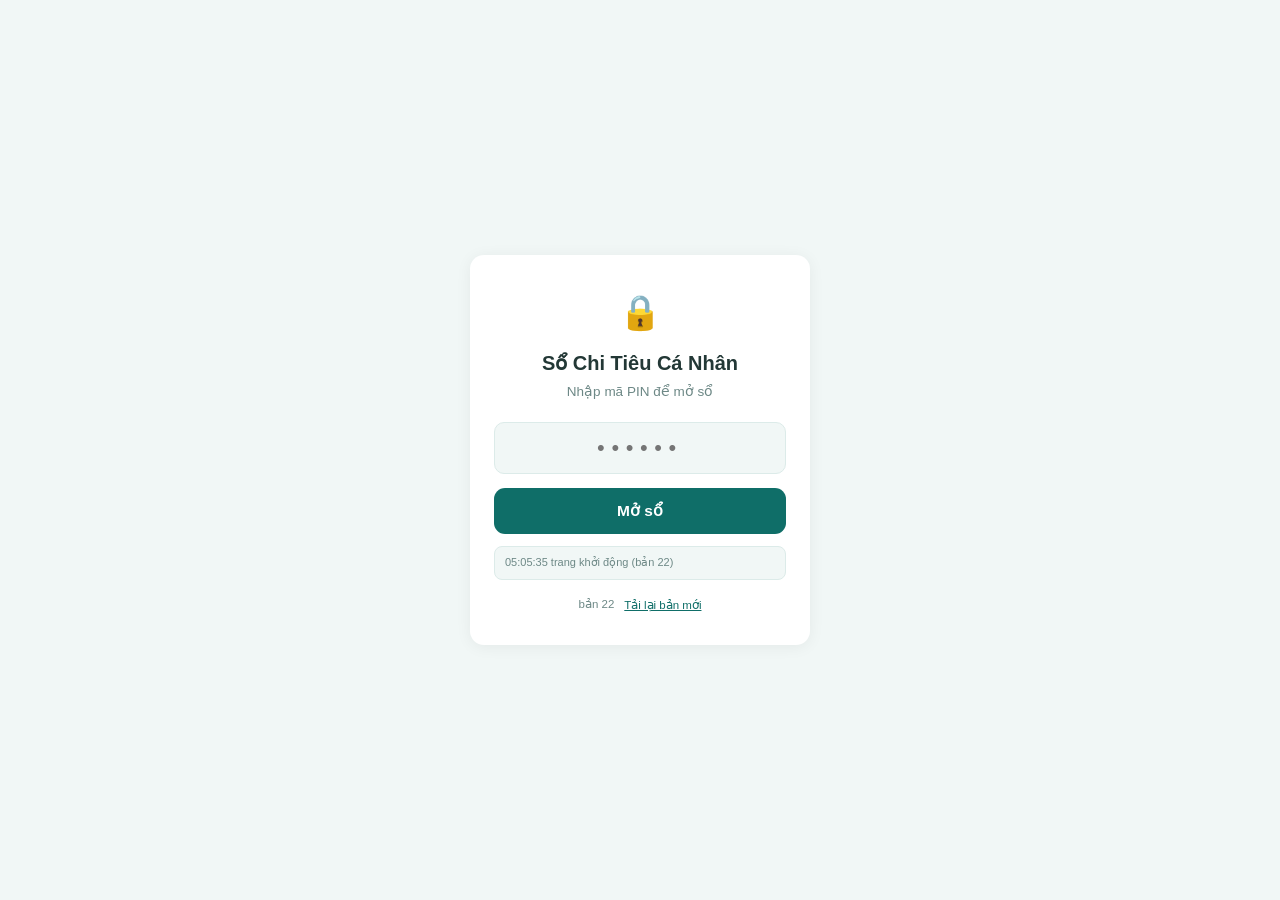
<file: index.html>
<!DOCTYPE html>
<html lang="vi">
<head>
<meta charset="UTF-8">
<meta name="viewport" content="width=device-width, initial-scale=1.0, viewport-fit=cover">
<meta name="theme-color" content="#0f6e68">
<title>Sổ Chi Tiêu Cá Nhân</title>
<link rel="manifest" href="manifest.json">
<link rel="apple-touch-icon" href="icons/icon-192.png">
<meta name="apple-mobile-web-app-capable" content="yes">
<meta name="apple-mobile-web-app-status-bar-style" content="default">
<meta name="apple-mobile-web-app-title" content="Chi Tiêu Cá Nhân">
<link rel="stylesheet" href="style.css?v=22">
</head>
<body>

<!-- Màn hình nhập PIN: chạy trước, chặn mọi thứ khác -->
<div class="gate" id="gate">
  <div class="gate-card">
    <div class="gate-icon">🔒</div>
    <h1 class="gate-title">Sổ Chi Tiêu Cá Nhân</h1>
    <p class="gate-sub">Nhập mã PIN để mở sổ</p>
    <input type="password" id="pin-input" class="pin-input"
           inputmode="numeric" autocomplete="off" placeholder="••••••">
    <p class="gate-error" id="gate-error" hidden></p>
    <button type="button" class="btn-primary" id="pin-submit">Mở sổ</button>

    <!-- Nhật ký lần thử gần nhất, lưu vào máy nên còn nguyên kể cả khi
         trang tự nạp lại. Dùng để dò lỗi khi màn hình không báo gì. -->
    <p class="gate-log" id="gate-log" hidden></p>

    <!-- Số hiệu bản giúp biết máy đang chạy bản nào khi cần dò lỗi -->
    <p class="gate-foot">
      <span id="app-version">bản —</span>
      <button type="button" class="link-btn" id="btn-reset">Tải lại bản mới</button>
    </p>
  </div>
</div>

<!-- Ứng dụng chính -->
<div class="app" id="app" hidden>

  <header class="topbar">
    <div class="month-total">
      <!-- Nhãn nhận biết sổ. Màu và icon đã khác sổ gia đình, nhưng khi đã vào
           trong app thì cần một chữ khẳng định rõ, tránh ghi nhầm khoản. -->
      <span class="so-badge">CÁ NHÂN</span>
      <span class="month-label" id="month-label">Tháng này</span>
      <span class="month-amount" id="month-amount">—</span>
    </div>
    <button type="button" class="icon-btn" id="btn-refresh" aria-label="Tải lại">↻</button>
  </header>

  <!-- Chuyển giữa các màn hình -->
  <nav class="tabs">
    <button type="button" class="tab on" id="tab-btn-nhap">Nhập</button>
    <button type="button" class="tab" id="tab-btn-lo">Lọ</button>
    <button type="button" class="tab" id="tab-btn-vi">Ví</button>
    <button type="button" class="tab" id="tab-btn-no">Nợ &amp; TK</button>
    <button type="button" class="tab" id="tab-btn-thongke">Thống kê</button>
  </nav>

  <!-- ===== Màn hình nhập ===== -->
  <div id="tab-nhap">
    <section class="entry">
      <div class="chips kind" id="kinds"></div>

      <div class="amount-row">
        <input type="text" id="amount" class="amount-input"
               inputmode="numeric" autocomplete="off" placeholder="0">
        <span class="currency">đ</span>
      </div>

      <div class="chips" id="categories"></div>
      <div class="dm-sua-hang">
        <span class="dm-goi-y">Nhấn giữ một danh mục để kéo đổi chỗ</span>
        <button type="button" class="link-btn" id="btn-sua-danhmuc">Sửa danh mục</button>
      </div>

      <div class="date-row">
        <label class="date-label" for="entry-date">Ngày</label>
        <input type="date" id="entry-date" class="date-input">
        <button type="button" class="link-btn" id="btn-homnay" hidden>về hôm nay</button>
      </div>

      <!-- Nội dung là bắt buộc: danh mục cho biết loại, nội dung mới cho biết
           thật sự tiêu vào cái gì. Chip gợi ý nằm ngay dưới để đỡ phải gõ lại
           tiếng Việt có dấu — bấm một cái là xong. -->
      <label class="note-label" for="note">Nội dung <span class="bat-buoc">*</span></label>
      <!-- KHÔNG đặt autocomplete="off" ở đây. Ô này không nằm trong <form>
           và không có name nên trình duyệt chẳng có gì để tự điền — thuộc tính
           đó vô dụng. Nhưng Chrome trên Android lại dịch nó thành cờ "không
           gợi ý", và Gboard khi thấy cờ này sẽ tắt luôn cả TỰ VIẾT HOA. -->
      <input type="text" id="note" class="note-input"
             autocapitalize="sentences"
             placeholder="VD: Hủ tíu Nam Vang">
      <div class="chips goi-y" id="note-goiy"></div>

      <!-- Ảnh hoá đơn. Không đặt capture="environment": để trống thì điện
           thoại cho chọn giữa chụp mới và lấy ảnh có sẵn trong máy, mà hoá
           đơn thì nhiều khi đã chụp từ trước rồi. -->
      <div class="anh-khoi">
        <input type="file" id="anh-file" accept="image/*" hidden>
        <button type="button" class="btn-anh" id="btn-anh">📷 Ảnh hoá đơn</button>
        <div class="anh-xt" id="anh-xt" hidden>
          <img id="anh-xt-img" alt="Ảnh hoá đơn vừa chọn">
          <span class="anh-co" id="anh-co"></span>
          <button type="button" class="btn-xoa-nho" id="anh-bo">Bỏ ảnh</button>
        </div>
      </div>

      <div class="payer-row">
        <span class="payer-label" id="payer-label">Người chi</span>
        <div class="chips payer" id="payers"></div>
      </div>

      <div class="payer-row">
        <span class="payer-label">Từ ví</span>
        <div class="chips payer" id="vis"></div>
      </div>

      <p class="entry-error" id="entry-error" hidden></p>
      <button type="button" class="btn-primary" id="btn-save">Lưu khoản chi</button>
    </section>

    <!-- Tổng theo người -->
    <section class="by-person" id="by-person"></section>

    <!-- Danh sách gần đây -->
    <section class="recent">
      <div class="recent-head">
        <h2 id="recent-title">Gần đây</h2>
        <span class="pending" id="pending-badge" hidden></span>
        <button type="button" class="link-btn" id="btn-tim">Tìm khoản</button>
      </div>

      <!-- Chọn kiểu sắp xếp. "Mới nhập" là thứ tự bấm Lưu, "Ngày giao dịch" là
           ngày anh chọn cho khoản đó — hai mốc này lệch nhau khi ghi bù. -->
      <div class="chips sap-xep" id="sap-xep"></div>

      <!-- Bảng tìm kiếm, mặc định ẩn -->
      <div class="tim-box" id="tim-box" hidden>
        <input type="text" id="tim-chu" class="note-input"
               autocomplete="off" placeholder="Tìm theo ghi chú, danh mục, ví…">
        <div class="chips tim-loai" id="tim-loai"></div>
        <div class="tim-ngay">
          <label>Từ <input type="date" id="tim-tu" class="date-input"></label>
          <label>Đến <input type="date" id="tim-den" class="date-input"></label>
        </div>
        <div class="tim-chan">
          <span class="tim-ketqua" id="tim-ketqua"></span>
          <button type="button" class="link-btn" id="btn-xoa-tim">Xoá lọc</button>
        </div>
      </div>

      <div id="recent-list" class="recent-list">
        <p class="empty">Đang tải…</p>
      </div>
    </section>
  </div>

  <!-- ===== Màn hình bốn lọ ===== -->
  <div id="tab-lo" hidden>
    <section class="jars">
      <div class="jar-head">
        <span class="jar-month" id="jar-month">—</span>
        <span class="jar-head-nut">
          <button type="button" class="link-btn" id="btn-nenlo">Số dư đầu lọ</button>
          <button type="button" class="link-btn" id="btn-tile">Chỉnh tỉ lệ</button>
        </span>
      </div>

      <p class="jar-note" id="jar-sweep-note" hidden></p>

      <div id="jar-list"></div>

      <div class="stat-block" id="jar-assets"></div>

      <button type="button" class="btn-outline" id="btn-move">Chuyển tiền giữa các lọ</button>

      <div class="stat-block" id="jar-history"></div>
    </section>
  </div>

  <!-- ===== Màn hình ví / nguồn tiền ===== -->
  <div id="tab-vi" hidden>
    <section class="jars">
      <div class="jar-head">
        <span class="jar-month">Tiền đang ở đâu</span>
        <button type="button" class="link-btn" id="btn-caidat-vi">Cài đặt ví</button>
      </div>

      <p class="jar-note" id="vi-chuagan" hidden></p>

      <div id="vi-list"></div>

      <button type="button" class="btn-outline" id="btn-chuyen-vi">Chuyển tiền giữa các ví</button>

      <div class="stat-block" id="vi-history"></div>
    </section>
  </div>


  <!-- ===== Màn hình vay nợ + sổ tiết kiệm =====
       Hai thứ này đi cùng nhau vì cùng là tiền NGOÀI ví: đã rời ví nhưng vẫn
       là của mình (cho vay, gửi tiết kiệm), hoặc đang ở trong ví nhưng không
       phải của mình (đi vay). -->
  <div id="tab-no" hidden>
    <section class="jars">
      <div class="jar-head">
        <span class="jar-month">Vay nợ</span>
        <button type="button" class="link-btn" id="btn-ghi-no">Ghi khoản nợ</button>
      </div>

      <div class="stat-block" id="no-tomtat"></div>
      <div id="no-list"></div>

      <div class="jar-head" style="margin-top:22px">
        <span class="jar-month">Sổ tiết kiệm</span>
        <button type="button" class="link-btn" id="btn-them-tk">Thêm sổ</button>
      </div>

      <div class="stat-block" id="tk-tomtat"></div>
      <div id="tk-list"></div>

      <p class="jar-note" id="tk-nhac-note"></p>
    </section>
  </div>

  <!-- Hộp thoại ghi khoản vay nợ -->
  <div class="sheet" id="no-sheet" hidden>
    <div class="sheet-card">
      <h3 class="sheet-title">Ghi khoản vay nợ</h3>
      <p class="sheet-sub">Cho vay hay đi vay đều KHÔNG tính là thu/chi: tiền chỉ
         đổi chỗ, chưa mất đi. Nhưng số dư ví vẫn thay đổi đúng.</p>

      <label class="sheet-label" for="no-loai">Loại</label>
      <select class="sheet-select" id="no-loai">
        <option value="Cho vay">Cho vay — mình đưa tiền ra</option>
        <option value="Thu nợ">Thu nợ — họ trả lại mình</option>
        <option value="Đi vay">Đi vay — mình nhận tiền vào</option>
        <option value="Trả nợ">Trả nợ — mình trả lại họ</option>
      </select>

      <label class="sheet-label" for="no-doituong">Ai</label>
      <input type="text" class="note-input" id="no-doituong"
             list="no-doituong-goi" placeholder="Tên người hoặc nơi vay">
      <datalist id="no-doituong-goi"></datalist>

      <label class="sheet-label" for="no-amount">Số tiền</label>
      <input type="text" class="note-input" id="no-amount" inputmode="numeric" placeholder="0">

      <label class="sheet-label" for="no-vi">Ví</label>
      <select class="sheet-select" id="no-vi"></select>

      <label class="sheet-label" for="no-date">Ngày</label>
      <input type="date" class="sheet-select" id="no-date">

      <label class="sheet-label" for="no-note">Ghi chú</label>
      <input type="text" class="note-input" id="no-note" autocapitalize="sentences"
             placeholder="Không bắt buộc">

      <p class="entry-error" id="no-error" hidden></p>

      <div class="sheet-actions">
        <button type="button" class="btn-ghost" id="no-cancel">Huỷ</button>
        <button type="button" class="btn-primary" id="no-ok">Ghi</button>
      </div>
    </div>
  </div>

  <!-- Hộp thoại thêm/sửa sổ tiết kiệm -->
  <div class="sheet" id="tk-sheet" hidden>
    <div class="sheet-card">
      <h3 class="sheet-title" id="tk-title">Thêm sổ tiết kiệm</h3>
      <p class="sheet-sub">Sổ tiết kiệm chỉ để theo dõi và nhắc ngày đáo hạn.
         Muốn tiền trừ khỏi ví thì ghi thêm một lệnh chuyển ví sang ví "Tiết kiệm".</p>

      <label class="sheet-label" for="tk-ten">Tên sổ</label>
      <input type="text" class="note-input" id="tk-ten" placeholder="VD: Sổ 6 tháng Vietcombank">

      <label class="sheet-label" for="tk-noi">Gửi ở đâu</label>
      <input type="text" class="note-input" id="tk-noi" placeholder="VD: Vietcombank">

      <label class="sheet-label" for="tk-sotien">Số tiền gốc</label>
      <input type="text" class="note-input" id="tk-sotien" inputmode="numeric" placeholder="0">

      <label class="sheet-label" for="tk-laisuat">Lãi suất (%/năm)</label>
      <input type="text" class="note-input" id="tk-laisuat" inputmode="decimal" placeholder="VD: 5.6">

      <label class="sheet-label" for="tk-ngaygui">Ngày gửi</label>
      <input type="date" class="sheet-select" id="tk-ngaygui">

      <label class="sheet-label" for="tk-kyhan">Kỳ hạn (tháng)</label>
      <select class="sheet-select" id="tk-kyhan">
        <option value="1">1 tháng</option>
        <option value="3">3 tháng</option>
        <option value="6" selected>6 tháng</option>
        <option value="9">9 tháng</option>
        <option value="12">12 tháng</option>
        <option value="18">18 tháng</option>
        <option value="24">24 tháng</option>
        <option value="36">36 tháng</option>
      </select>

      <p class="tk-xem-truoc" id="tk-xem-truoc"></p>
      <p class="entry-error" id="tk-error" hidden></p>

      <div class="sheet-actions">
        <button type="button" class="btn-ghost" id="tk-cancel">Huỷ</button>
        <button type="button" class="btn-primary" id="tk-ok">Lưu sổ</button>
      </div>
      <button type="button" class="btn-xoa-nho" id="tk-xoa" hidden>Xoá sổ này</button>
    </div>
  </div>

  <!-- Hộp thoại chuyển tiền giữa các ví -->
  <div class="sheet" id="chuyenvi-sheet" hidden>
    <div class="sheet-card">
      <h3 class="sheet-title">Chuyển tiền giữa các ví</h3>
      <p class="sheet-sub">Ví dụ rút tiền từ ngân hàng ra tiền mặt. Tiền không rời
         khỏi nhà nên khoản này không tính là chi tiêu.</p>

      <label class="sheet-label" for="cv-from">Từ ví</label>
      <select class="sheet-select" id="cv-from"></select>

      <label class="sheet-label" for="cv-to">Sang ví</label>
      <select class="sheet-select" id="cv-to"></select>

      <label class="sheet-label" for="cv-amount">Số tiền</label>
      <input type="text" class="note-input" id="cv-amount" inputmode="numeric" placeholder="0">

      <label class="sheet-label" for="cv-date">Ngày</label>
      <input type="date" class="sheet-select" id="cv-date">

      <label class="sheet-label" for="cv-note">Ghi chú</label>
      <input type="text" class="note-input" id="cv-note" autocapitalize="sentences"
             placeholder="Không bắt buộc">

      <p class="entry-error" id="cv-error" hidden></p>

      <div class="sheet-actions">
        <button type="button" class="btn-ghost" id="cv-cancel">Huỷ</button>
        <button type="button" class="btn-primary" id="cv-ok">Chuyển</button>
      </div>
    </div>
  </div>

  <!-- Hộp thoại cài đặt ví: danh sách ví và số dư đầu -->
  <div class="sheet" id="caidatvi-sheet" hidden>
    <div class="sheet-card">
      <h3 class="sheet-title">Cài đặt ví</h3>
      <p class="sheet-sub">Mỗi dòng một ví. Số dư đầu là số tiền đang có trong ví
         tại thời điểm bắt đầu ghi sổ — để trống nếu tính từ 0.<br>
         Thẻ tín dụng đang nợ thì gõ số <strong>âm</strong>, ví dụ
         <strong>-5000000</strong>: thẻ không chứa tiền của mình mà chứa khoản
         mình nợ ngân hàng.<br>
         Đánh dấu <strong>Ví tài sản</strong> cho nhà, đất, xe, vàng: mua bằng
         <em>Chuyển ví</em> nên không bị trừ vào lọ, và không bị cộng vào
         “Tiền còn” — chỉ cộng vào tài sản ròng.</p>

      <div id="caidatvi-rows"></div>
      <button type="button" class="link-btn" id="btn-them-vi">+ Thêm ví</button>

      <p class="entry-error" id="caidatvi-error" hidden></p>

      <div class="sheet-actions">
        <button type="button" class="btn-ghost" id="caidatvi-cancel">Huỷ</button>
        <button type="button" class="btn-primary" id="caidatvi-ok">Lưu</button>
      </div>
    </div>
  </div>
  <!-- Hộp quản lý danh mục: người dùng tự thêm/sửa/xoá, lưu vào Sheet -->
  <div class="sheet" id="danhmuc-sheet" hidden>
    <div class="sheet-card">
      <h3 class="sheet-title">Sửa danh mục</h3>
      <p class="sheet-sub">Mỗi dòng một danh mục. Danh mục chi phải chọn lọ —
         lọ quyết định khoản đó trừ vào đâu.<br>
         Đổi lọ chỉ áp dụng cho khoản ghi <strong>từ nay về sau</strong>;
         khoản cũ giữ nguyên lọ đã ghi, nên sổ cũ không bị xáo.</p>

      <h4 class="sheet-label">Danh mục chi</h4>
      <div id="dm-chi-rows"></div>
      <button type="button" class="link-btn" id="btn-them-dm-chi">+ Thêm danh mục chi</button>

      <h4 class="sheet-label">Danh mục thu</h4>
      <div id="dm-thu-rows"></div>
      <button type="button" class="link-btn" id="btn-them-dm-thu">+ Thêm danh mục thu</button>

      <p class="entry-error" id="danhmuc-error" hidden></p>

      <div class="sheet-actions">
        <button type="button" class="btn-ghost" id="danhmuc-cancel">Huỷ</button>
        <button type="button" class="btn-primary" id="danhmuc-ok">Lưu</button>
      </div>
    </div>
  </div>

  <!-- Hộp đặt hạn mức chi tiêu theo danh mục -->
  <div class="sheet" id="hanmuc-sheet" hidden>
    <div class="sheet-card">
      <h3 class="sheet-title">Hạn mức chi mỗi tháng</h3>
      <p class="sheet-sub">Để trống hoặc 0 là không đặt hạn mức cho mục đó.
         Hạn mức tính lại từ đầu mỗi tháng.</p>

      <div id="hanmuc-rows"></div>

      <p class="entry-error" id="hanmuc-error" hidden></p>

      <div class="sheet-actions">
        <button type="button" class="btn-ghost" id="hanmuc-cancel">Huỷ</button>
        <button type="button" class="btn-primary" id="hanmuc-ok">Lưu hạn mức</button>
      </div>
    </div>
  </div>
  <!-- Hộp thoại chuyển tiền giữa các lọ -->
  <div class="sheet" id="move-sheet" hidden>
    <div class="sheet-card">
      <h3 class="sheet-title">Chuyển tiền giữa các lọ</h3>

      <label class="sheet-label" for="move-from">Từ lọ</label>
      <select class="sheet-select" id="move-from"></select>

      <label class="sheet-label" for="move-to">Sang lọ</label>
      <select class="sheet-select" id="move-to"></select>

      <label class="sheet-label" for="move-amount">Số tiền</label>
      <input type="text" class="note-input" id="move-amount" inputmode="numeric" placeholder="0">

      <label class="sheet-label" for="move-note">Ghi chú</label>
      <input type="text" class="note-input" id="move-note" autocapitalize="sentences"
             placeholder="Không bắt buộc">

      <p class="sheet-warn" id="move-warn" hidden></p>
      <p class="entry-error" id="move-error" hidden></p>

      <div class="sheet-actions">
        <button type="button" class="btn-ghost" id="move-cancel">Huỷ</button>
        <button type="button" class="btn-primary" id="move-ok">Chuyển</button>
      </div>
    </div>
  </div>

  <!-- Hộp thoại chi tiết một lọ -->
  <div class="sheet" id="jar-sheet" hidden>
    <div class="sheet-card">
      <h3 class="sheet-title" id="jar-detail-name">—</h3>
      <p class="sheet-sub" id="jar-detail-sum">—</p>
      <div id="jar-detail-noidung"></div>
      <div id="jar-detail-list"></div>
      <div class="sheet-actions">
        <button type="button" class="btn-ghost" id="jar-detail-close">Đóng</button>
      </div>
    </div>
  </div>

  <!-- Hộp thoại sửa / xoá một khoản đã ghi -->
  <div class="sheet" id="edit-sheet" hidden>
    <div class="sheet-card">
      <h3 class="sheet-title">Sửa khoản đã ghi</h3>
      <p class="sheet-sub" id="edit-meta">—</p>

      <p class="sheet-warn" id="edit-warn" hidden></p>

      <label class="sheet-label" for="edit-amount">Số tiền</label>
      <input type="text" class="note-input" id="edit-amount" inputmode="numeric" placeholder="0">

      <label class="sheet-label" for="edit-date">Ngày</label>
      <input type="date" class="sheet-select" id="edit-date">

      <label class="sheet-label" for="edit-category">Danh mục</label>
      <select class="sheet-select" id="edit-category"></select>

      <!-- Sổ một người: giữ ô này để code sửa khoản vẫn ghi đúng cột "Người"
           xuống Sheet, nhưng ẩn đi vì không có gì để chọn. -->
      <label class="sheet-label" for="edit-payer" id="edit-payer-label" hidden>Người</label>
      <select class="sheet-select" id="edit-payer" hidden></select>

      <label class="sheet-label" for="edit-wallet">Ví</label>
      <select class="sheet-select" id="edit-wallet"></select>

      <label class="sheet-label" for="edit-note">Nội dung <span class="bat-buoc">*</span></label>
      <input type="text" class="note-input" id="edit-note" autocapitalize="sentences"
             placeholder="VD: Hủ tíu Nam Vang">
      <div class="chips goi-y" id="edit-note-goiy"></div>

      <div class="edit-anh" id="edit-anh" hidden>
        <div class="edit-anh-xem" id="edit-anh-xem">
          <img id="edit-anh-img" alt="Ảnh hoá đơn" hidden>
          <span class="edit-anh-nhan" id="edit-anh-nhan"></span>
        </div>
        <div class="edit-anh-nut">
          <button type="button" class="btn-anh" id="edit-anh-them">📷 Thêm ảnh</button>
          <button type="button" class="btn-xoa-nho" id="edit-anh-bo" hidden>Gỡ ảnh</button>
        </div>
        <input type="file" id="edit-anh-file" accept="image/*" hidden>
      </div>

      <p class="entry-error" id="edit-error" hidden></p>

      <div class="sheet-actions">
        <button type="button" class="btn-ghost" id="edit-cancel">Huỷ</button>
        <button type="button" class="btn-primary" id="edit-save">Lưu</button>
      </div>
      <button type="button" class="btn-danger" id="edit-delete">Xoá khoản này</button>
    </div>
  </div>

  <!-- Hộp nhập số dư đầu lọ: tiền đã nằm sẵn trong lọ lúc bắt đầu ghi sổ -->
  <div class="sheet" id="nenlo-sheet" hidden>
    <div class="sheet-card">
      <h3 class="sheet-title">Số dư đầu lọ</h3>
      <p class="sheet-sub">Tiền đã nằm sẵn trong từng lọ lúc <strong>bắt đầu ghi sổ</strong>,
         giống số dư đầu của ví. Nhờ nó anh không phải bịa một khoản thu để nạp
         nền cho lọ — khoản thu giả sẽ thổi phồng thống kê thu nhập tháng đó.<br>
         Lọ <strong>cộng dồn</strong> nhận nền ở mọi tháng. Lọ
         <strong>tiêu theo tháng</strong> chỉ nhận ở tháng đầu sổ, vì sang
         tháng sau chúng reset; phần không tiêu hết sẽ được dồn như thường lệ.</p>

      <div id="nenlo-rows"></div>

      <p class="ratio-total" id="nenlo-total">—</p>
      <p class="entry-error" id="nenlo-error" hidden></p>

      <div class="sheet-actions">
        <button type="button" class="btn-ghost" id="nenlo-cancel">Huỷ</button>
        <button type="button" class="btn-primary" id="nenlo-ok">Lưu</button>
      </div>
    </div>
  </div>

  <!-- Hộp thoại chỉnh tỉ lệ -->
  <div class="sheet" id="ratio-sheet" hidden>
    <div class="sheet-card">
      <h3 class="sheet-title">Tỉ lệ chia khoản thu</h3>
      <p class="sheet-sub">Đổi tỉ lệ chỉ áp dụng cho khoản thu ghi từ giờ trở đi. Các tháng cũ giữ nguyên.</p>

      <div id="ratio-rows"></div>

      <p class="ratio-total" id="ratio-total">—</p>
      <p class="entry-error" id="ratio-error" hidden></p>

      <div class="sheet-actions">
        <button type="button" class="btn-ghost" id="ratio-cancel">Huỷ</button>
        <button type="button" class="btn-primary" id="ratio-ok">Lưu tỉ lệ</button>
      </div>
    </div>
  </div>

  <!-- ===== Màn hình thống kê ===== -->
  <div id="tab-thongke" hidden>
    <section class="stats">

      <!-- Tình hình hiện tại — ảnh chụp tại HÔM NAY, cố ý đặt NGOÀI bộ chọn kỳ
           bên dưới: đây không phải số của một kỳ nên tuần/tháng/quý/năm không
           được đụng vào nó. -->
      <div class="stat-block hiennay" id="hiennay-block"></div>
      <div class="chips period" id="stat-modes"></div>

      <div class="period-nav">
        <button type="button" class="nav-btn" id="stat-prev" aria-label="Kỳ trước">‹</button>
        <span class="period-label" id="stat-label">—</span>
        <button type="button" class="nav-btn" id="stat-next" aria-label="Kỳ sau">›</button>
      </div>

      <div class="stat-summary" id="stat-summary"></div>

      <!-- Hạn mức chi tiêu — chỉ hiện khi đang xem theo Tháng -->
      <div class="stat-block" id="hanmuc-block"></div>

      <!-- Biểu đồ diễn biến theo tháng -->
      <div class="stat-block chart-block">
        <div class="chart-head">
          <h3>Diễn biến theo tháng</h3>
          <div class="chips chart-kind" id="chart-kind"></div>
        </div>
        <select class="sheet-select" id="chart-series"></select>
        <div id="chart-area"></div>
        <div class="chart-legend" id="chart-legend"></div>
      </div>

      <div class="stat-block" id="stat-by-income"></div>
      <div class="stat-block" id="stat-by-cat"></div>
      <div class="stat-block" id="stat-by-person"></div>
    </section>
  </div>

  <!-- Xem ảnh hoá đơn phóng to. Nằm ngoài cùng, phủ kín màn hình, vì hoá đơn
       chữ nhỏ mà xem trong một ô vuông bé thì không đọc nổi. -->
  <div class="anh-xem" id="anh-xem" hidden>
    <button type="button" class="anh-dong" id="anh-dong" aria-label="Đóng">✕</button>
    <img id="anh-xem-img" alt="Ảnh hoá đơn" hidden>
    <p class="anh-trangthai" id="anh-trangthai"></p>
  </div>

  <div class="toast" id="toast" hidden></div>
</div>

<script src="logic.js?v=22"></script>
<script src="app.js?v=22"></script>
</body>
</html>
</file>
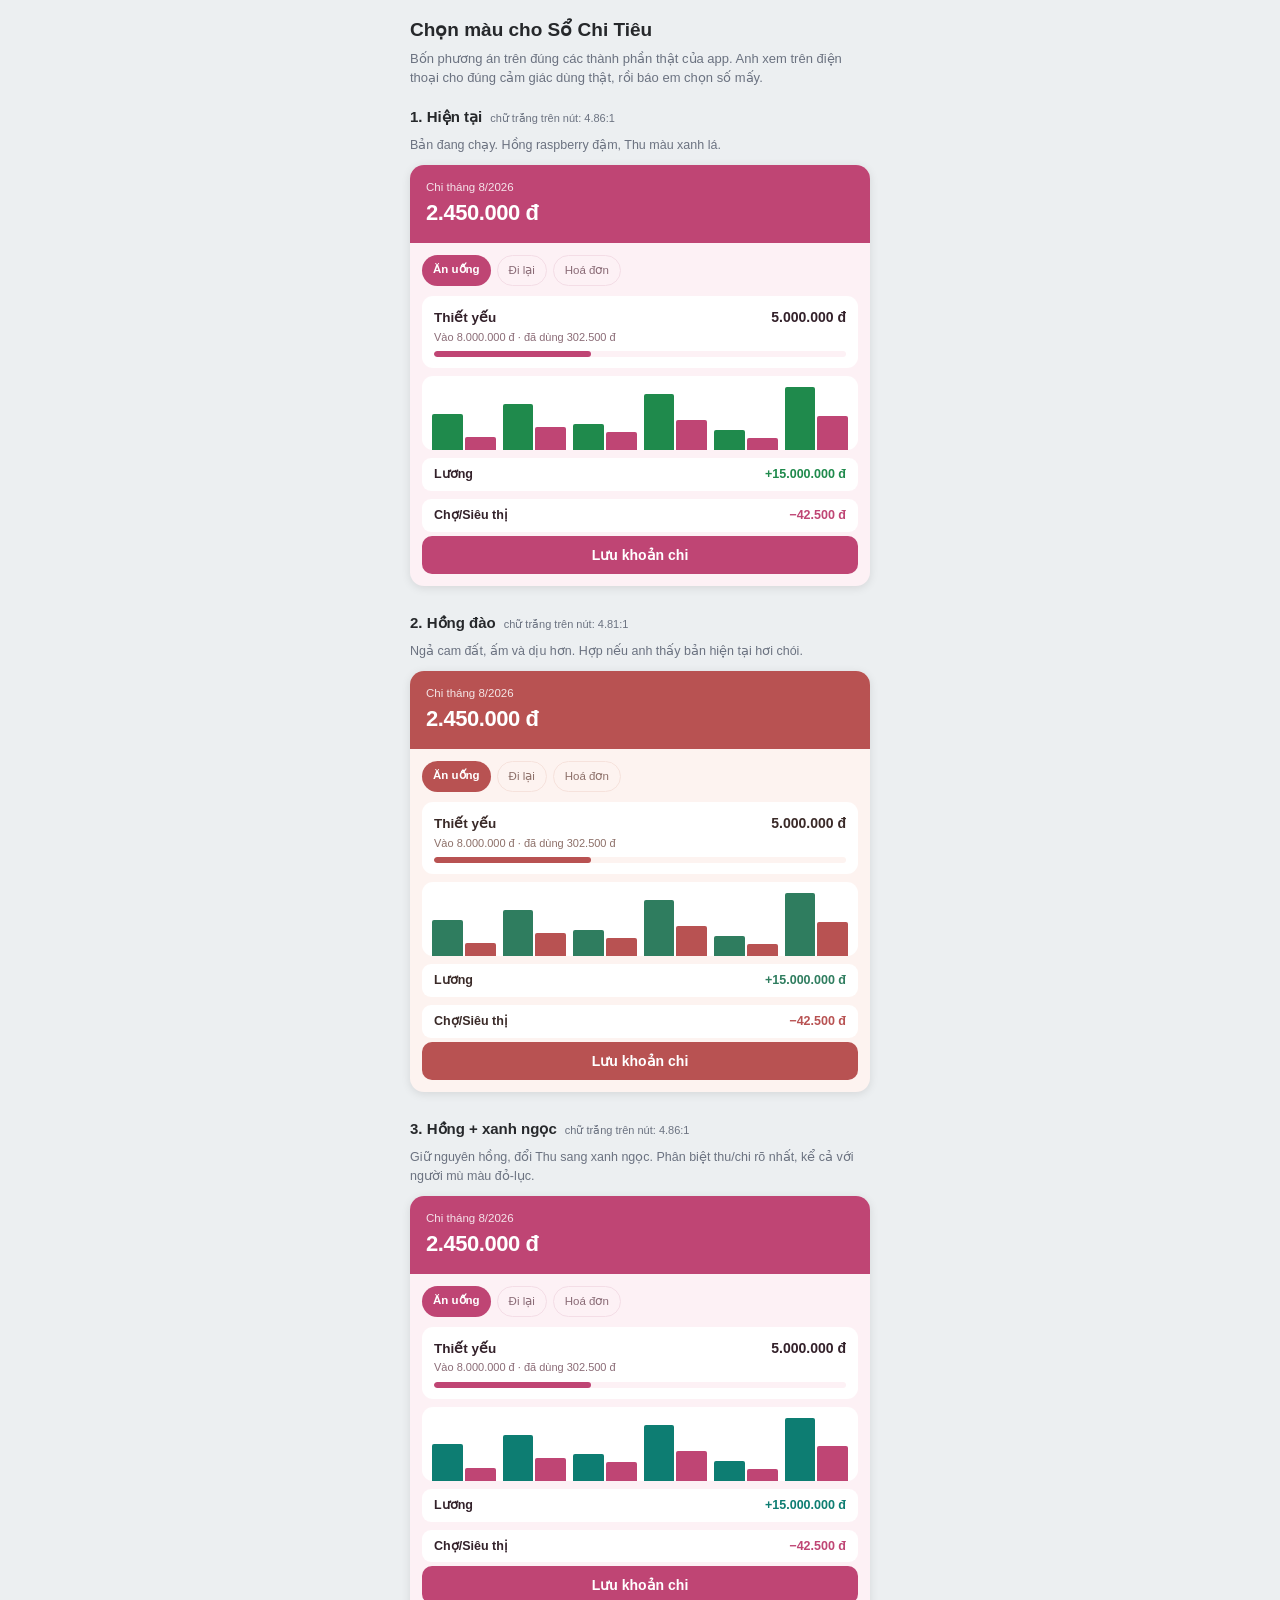
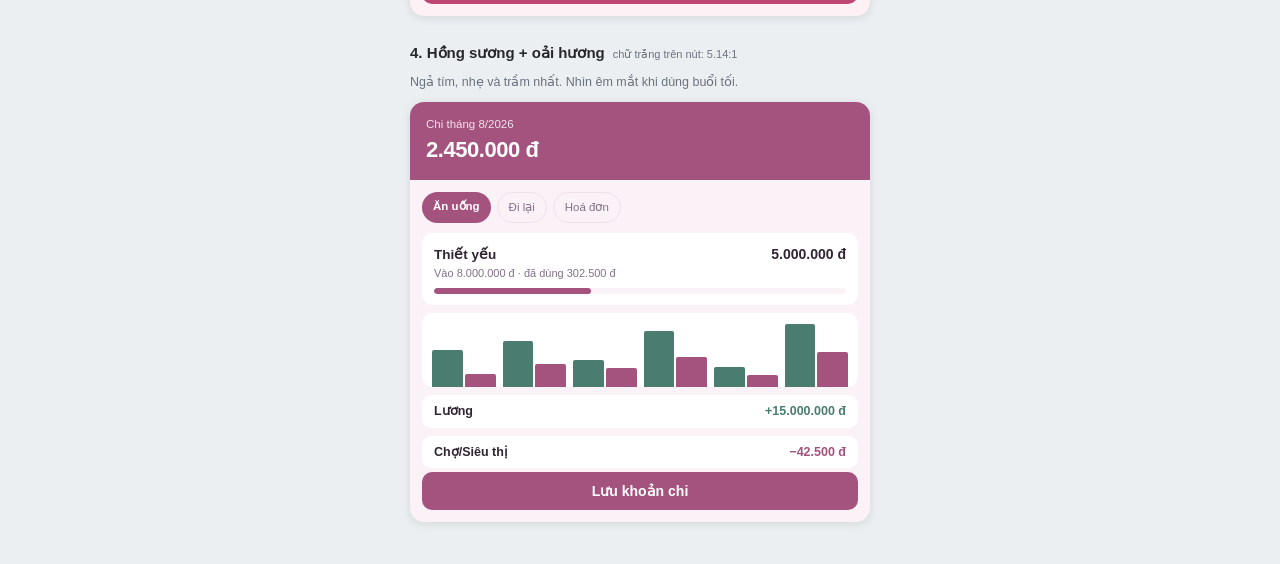
<file: mau.html>
<!DOCTYPE html>
<html lang="vi">
<head>
<meta charset="UTF-8">
<meta name="viewport" content="width=device-width, initial-scale=1.0">
<title>Chọn màu - Sổ Chi Tiêu</title>
<style>
  * { box-sizing: border-box; margin: 0; padding: 0; }
  body {
    font-family: -apple-system, BlinkMacSystemFont, "Segoe UI", Roboto, sans-serif;
    background: #eceff1; color: #26282b; padding: 16px; font-size: 14px; line-height: 1.5;
  }
  .wrap { max-width: 460px; margin: 0 auto; }
  h1 { font-size: 19px; margin-bottom: 4px; }
  .sub { color: #6b7280; font-size: 13px; margin-bottom: 18px; }

  .pa { margin-bottom: 26px; }
  .pa-head { display: flex; align-items: baseline; gap: 8px; margin-bottom: 8px; }
  .pa-ten { font-size: 15px; font-weight: 700; }
  .pa-ma { font-size: 11px; color: #6b7280; }
  .pa-mota { font-size: 12.5px; color: #6b7280; margin-bottom: 10px; }

  /* Khung mô phỏng app */
  .app { border-radius: 14px; overflow: hidden; box-shadow: 0 2px 10px rgba(0,0,0,.1); }
  .top { padding: 14px 16px; color: #fff; }
  .top small { display: block; font-size: 11.5px; opacity: .85; }
  .top b { font-size: 22px; letter-spacing: -.02em; }
  .than { padding: 12px; }

  .the { border-radius: 11px; padding: 11px 12px; margin-bottom: 8px; }
  .the-top { display: flex; justify-content: space-between; align-items: baseline; }
  .the-ten { font-size: 13.5px; font-weight: 700; }
  .the-so { font-size: 14px; font-weight: 700; }
  .the-phu { font-size: 11px; margin-bottom: 6px; }
  .thanh { height: 6px; border-radius: 3px; overflow: hidden; }
  .thanh i { display: block; height: 100%; border-radius: 3px; }

  .nut { width: 100%; border: none; border-radius: 10px; padding: 11px;
         font-family: inherit; font-size: 14px; font-weight: 700; color: #fff; margin-top: 4px; }

  .chip-hang { display: flex; gap: 6px; margin-bottom: 10px; flex-wrap: wrap; }
  .chip { font-size: 11.5px; border-radius: 16px; padding: 6px 11px; }

  .bd { display: flex; align-items: flex-end; gap: 7px; height: 74px;
        padding: 8px 10px 0; border-radius: 11px; margin-bottom: 8px; }
  .cum { flex: 1; display: flex; gap: 2px; align-items: flex-end; height: 100%; }
  .cum i { flex: 1; border-radius: 2px 2px 0 0; display: block; }

  .dong { display: flex; justify-content: space-between; padding: 7px 12px;
          border-radius: 9px; font-size: 12.5px; }
</style>
</head>
<body>
<div class="wrap">
  <h1>Chọn màu cho Sổ Chi Tiêu</h1>
  <p class="sub">Bốn phương án trên đúng các thành phần thật của app. Anh xem trên điện thoại
  cho đúng cảm giác dùng thật, rồi báo em chọn số mấy.</p>
  <div id="ds"></div>
</div>

<script>
const CAC_MAU = [
  {
    ten: "1. Hiện tại",
    mota: "Bản đang chạy. Hồng raspberry đậm, Thu màu xanh lá.",
    bg: "#fdf1f5", card: "#ffffff", text: "#33212a", muted: "#8a6b76",
    line: "#f4dde6", accent: "#bf4574", thu: "#1f8a4c"
  },
  {
    ten: "2. Hồng đào",
    mota: "Ngả cam đất, ấm và dịu hơn. Hợp nếu anh thấy bản hiện tại hơi chói.",
    bg: "#fdf3f0", card: "#ffffff", text: "#3a2a28", muted: "#8d7069",
    line: "#f6e2dc", accent: "#b85252", thu: "#2f7d5f"
  },
  {
    ten: "3. Hồng + xanh ngọc",
    mota: "Giữ nguyên hồng, đổi Thu sang xanh ngọc. Phân biệt thu/chi rõ nhất, kể cả với người mù màu đỏ-lục.",
    bg: "#fdf1f5", card: "#ffffff", text: "#33212a", muted: "#8a6b76",
    line: "#f4dde6", accent: "#bf4574", thu: "#0d7d72"
  },
  {
    ten: "4. Hồng sương + oải hương",
    mota: "Ngả tím, nhẹ và trầm nhất. Nhìn êm mắt khi dùng buổi tối.",
    bg: "#faf2f7", card: "#ffffff", text: "#312433", muted: "#847089",
    line: "#efe0ee", accent: "#a4527e", thu: "#4a7c6f"
  }
];

// Kiểm tra tương phản chữ trắng trên màu neo, theo chuẩn WCAG.
function doSang(hex) {
  const n = parseInt(hex.slice(1), 16);
  const rgb = [(n >> 16) & 255, (n >> 8) & 255, n & 255];
  const lin = c => { c /= 255; return c <= .03928 ? c / 12.92 : Math.pow((c + .055) / 1.055, 2.4); };
  return .2126 * lin(rgb[0]) + .7152 * lin(rgb[1]) + .0722 * lin(rgb[2]);
}
const tuongPhan = hex => Math.round((1.05 / (doSang(hex) + .05)) * 100) / 100;

document.getElementById("ds").innerHTML = CAC_MAU.map(m => `
  <div class="pa">
    <div class="pa-head">
      <span class="pa-ten">${m.ten}</span>
      <span class="pa-ma">chữ trắng trên nút: ${tuongPhan(m.accent)}:1</span>
    </div>
    <p class="pa-mota">${m.mota}</p>

    <div class="app" style="background:${m.bg}">
      <div class="top" style="background:${m.accent}">
        <small>Chi tháng 8/2026</small><b>2.450.000 đ</b>
      </div>

      <div class="than">
        <div class="chip-hang">
          <span class="chip" style="background:${m.accent};color:#fff;font-weight:600">Ăn uống</span>
          <span class="chip" style="background:${m.bg};color:${m.muted};border:1px solid ${m.line}">Đi lại</span>
          <span class="chip" style="background:${m.bg};color:${m.muted};border:1px solid ${m.line}">Hoá đơn</span>
        </div>

        <div class="the" style="background:${m.card}">
          <div class="the-top">
            <span class="the-ten" style="color:${m.text}">Thiết yếu</span>
            <span class="the-so" style="color:${m.text}">5.000.000 đ</span>
          </div>
          <div class="the-phu" style="color:${m.muted}">Vào 8.000.000 đ · đã dùng 302.500 đ</div>
          <div class="thanh" style="background:${m.bg}">
            <i style="width:38%;background:${m.accent}"></i>
          </div>
        </div>

        <div class="bd" style="background:${m.card}">
          ${[[55,20],[70,35],[40,28],[85,45],[30,18],[95,52]].map(([a,b]) => `
            <span class="cum">
              <i style="height:${a}%;background:${m.thu}"></i>
              <i style="height:${b}%;background:${m.accent}"></i>
            </span>`).join("")}
        </div>

        <div class="dong" style="background:${m.card};margin-bottom:8px">
          <span style="color:${m.text};font-weight:600">Lương</span>
          <span style="color:${m.thu};font-weight:700">+15.000.000 đ</span>
        </div>
        <div class="dong" style="background:${m.card}">
          <span style="color:${m.text};font-weight:600">Chợ/Siêu thị</span>
          <span style="color:${m.accent};font-weight:700">−42.500 đ</span>
        </div>

        <button class="nut" style="background:${m.accent}">Lưu khoản chi</button>
      </div>
    </div>
  </div>`).join("");
</script>
</body>
</html>
</file>
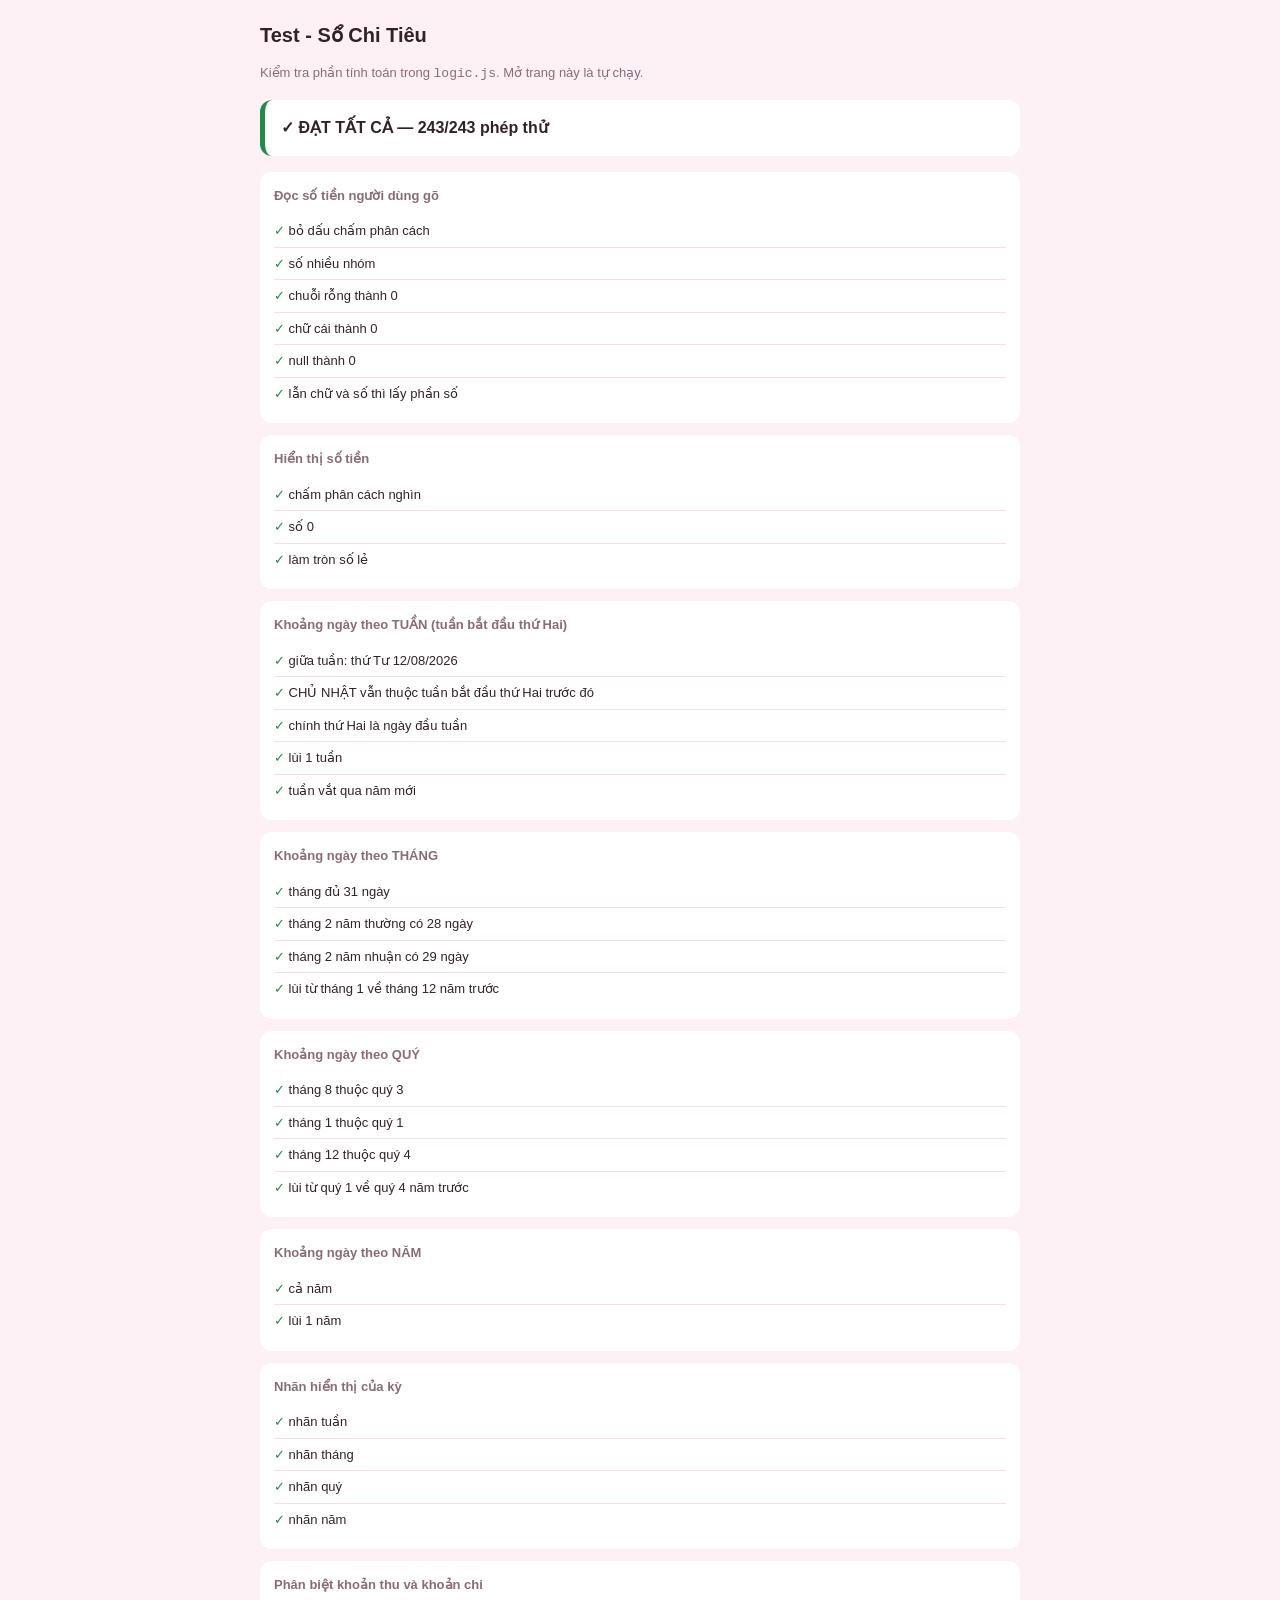
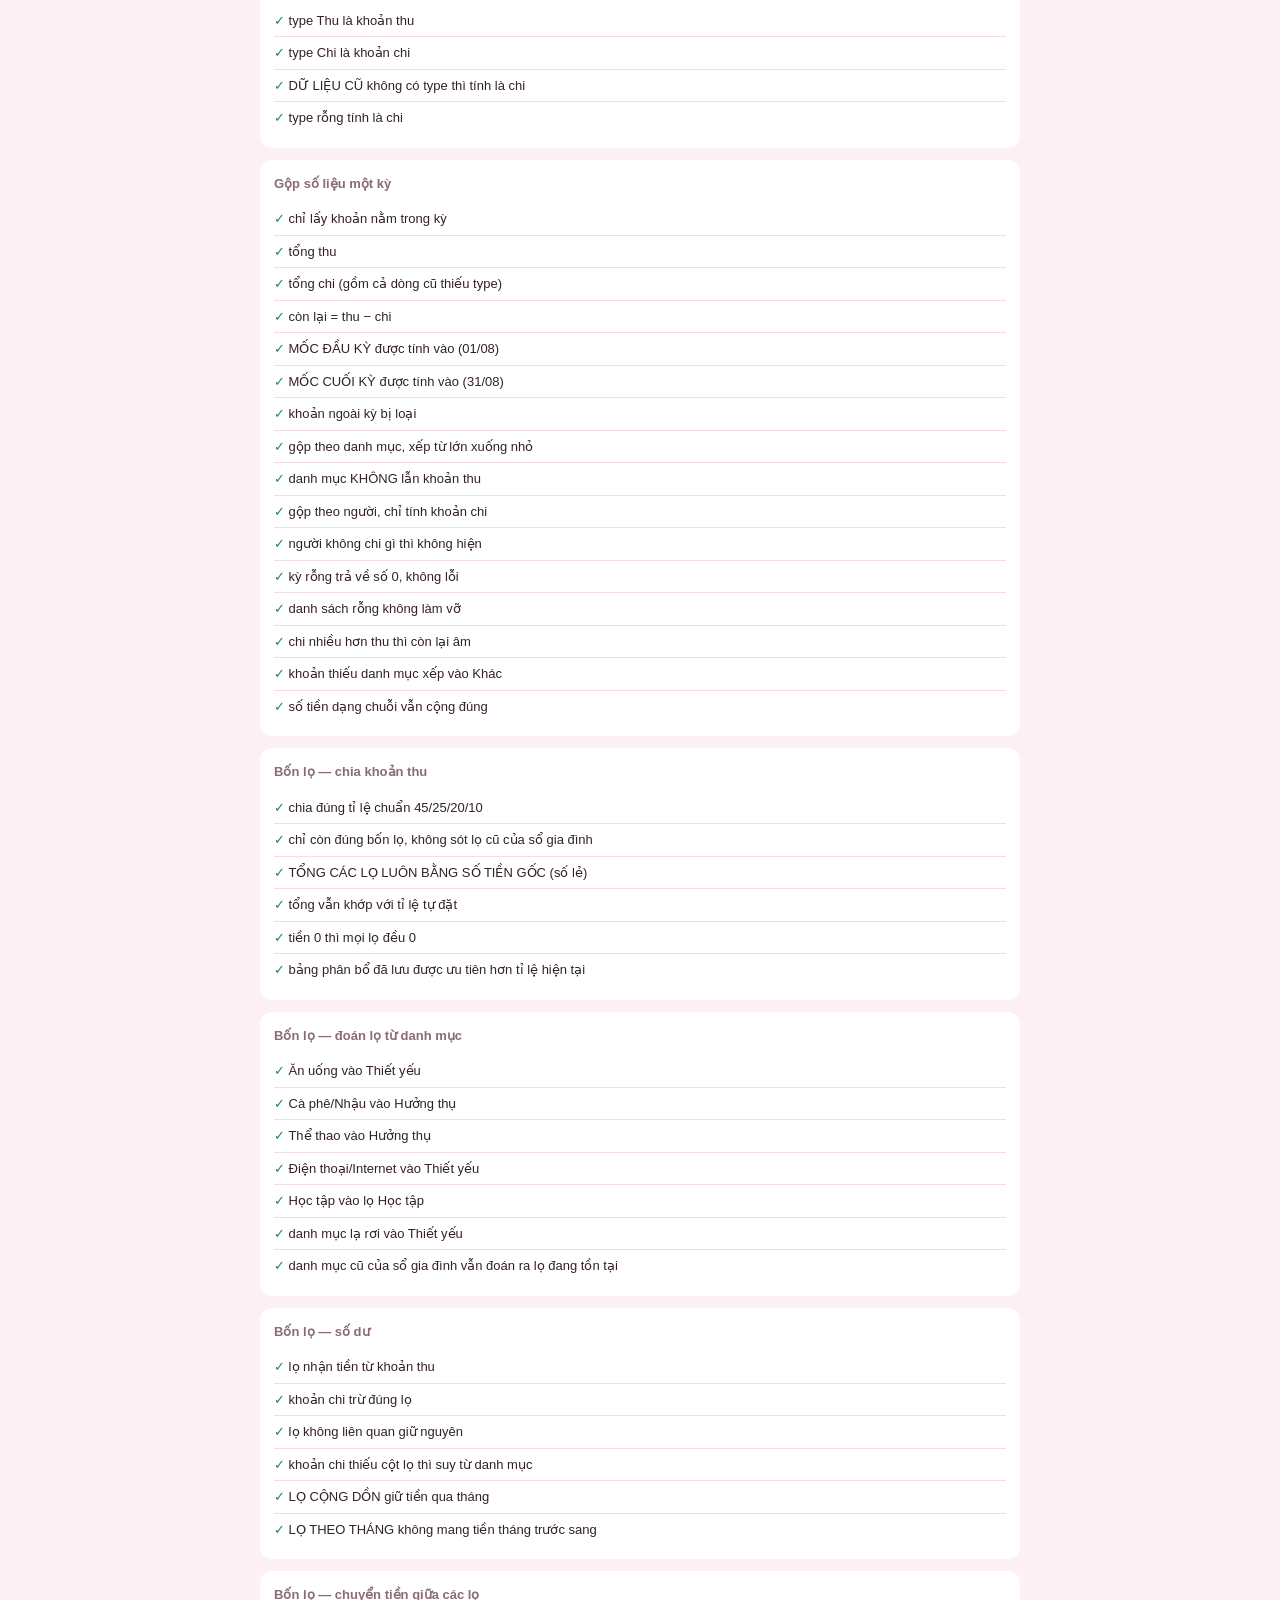
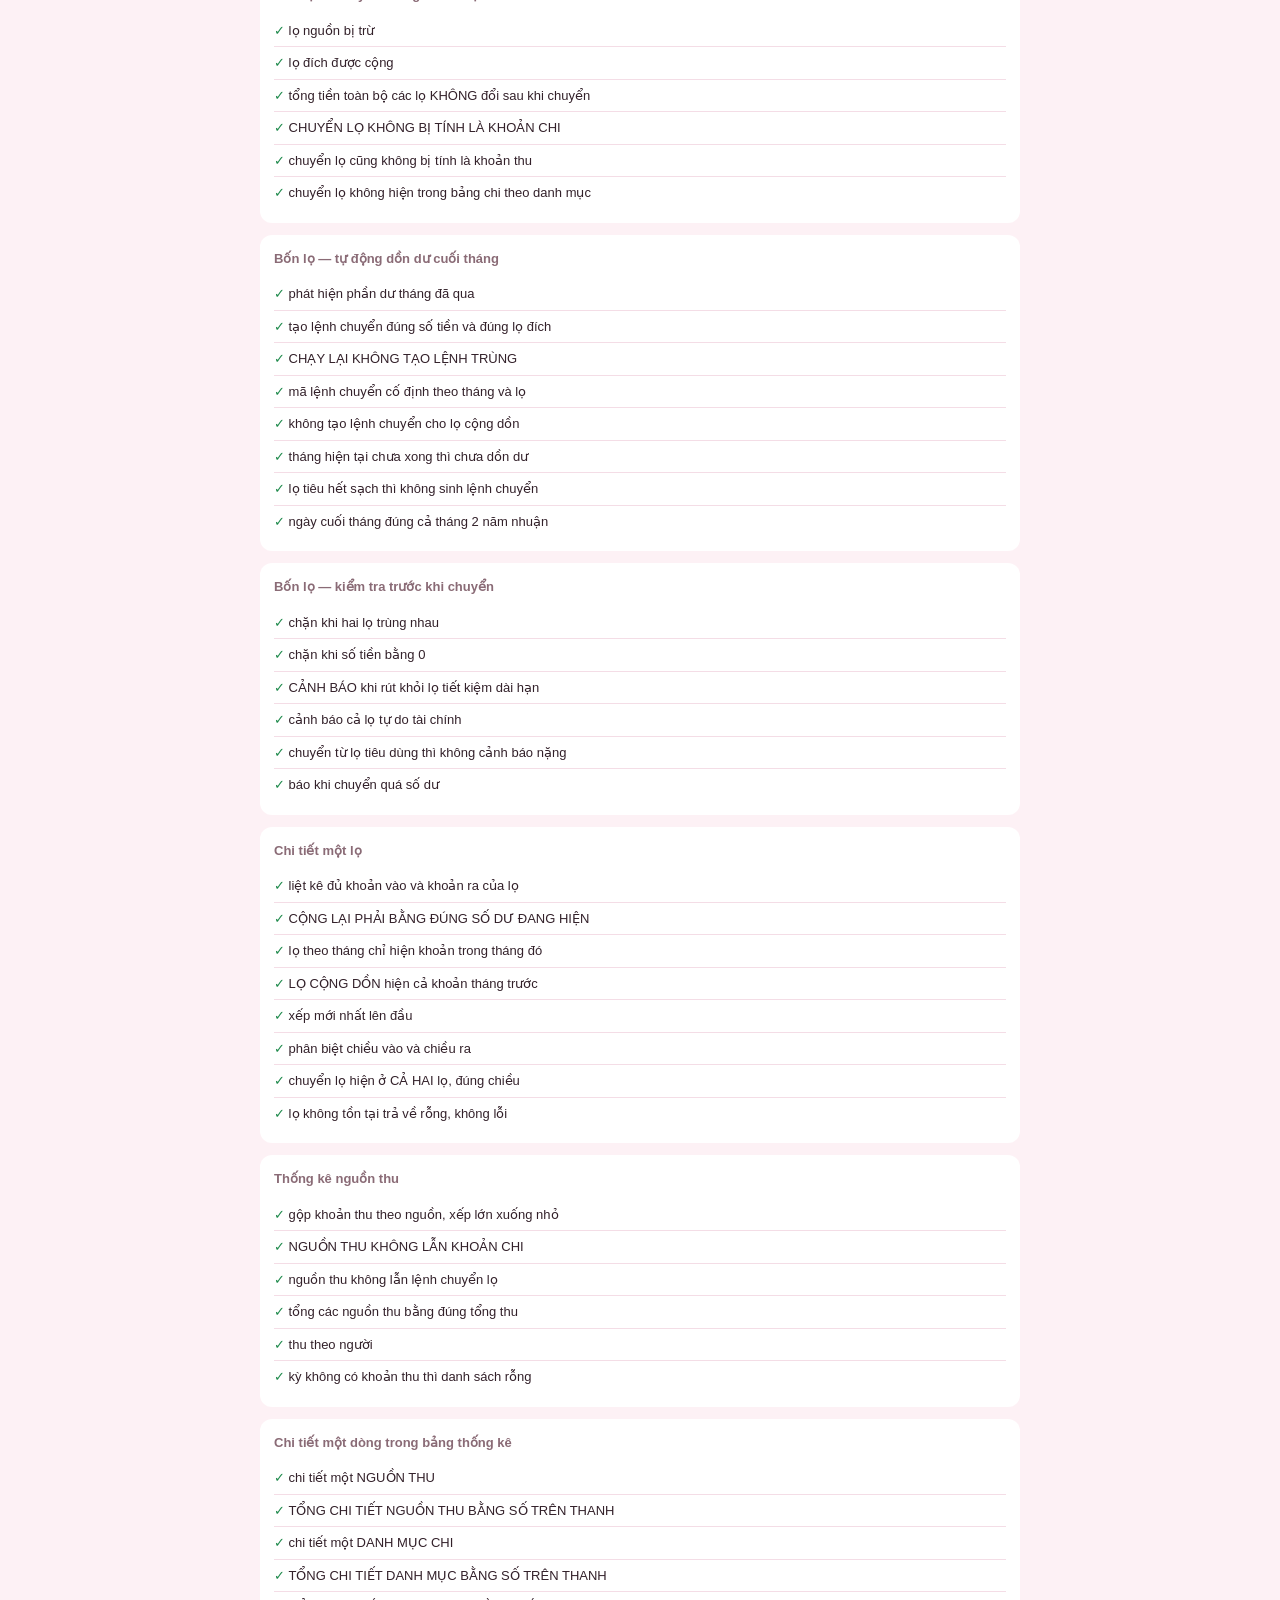
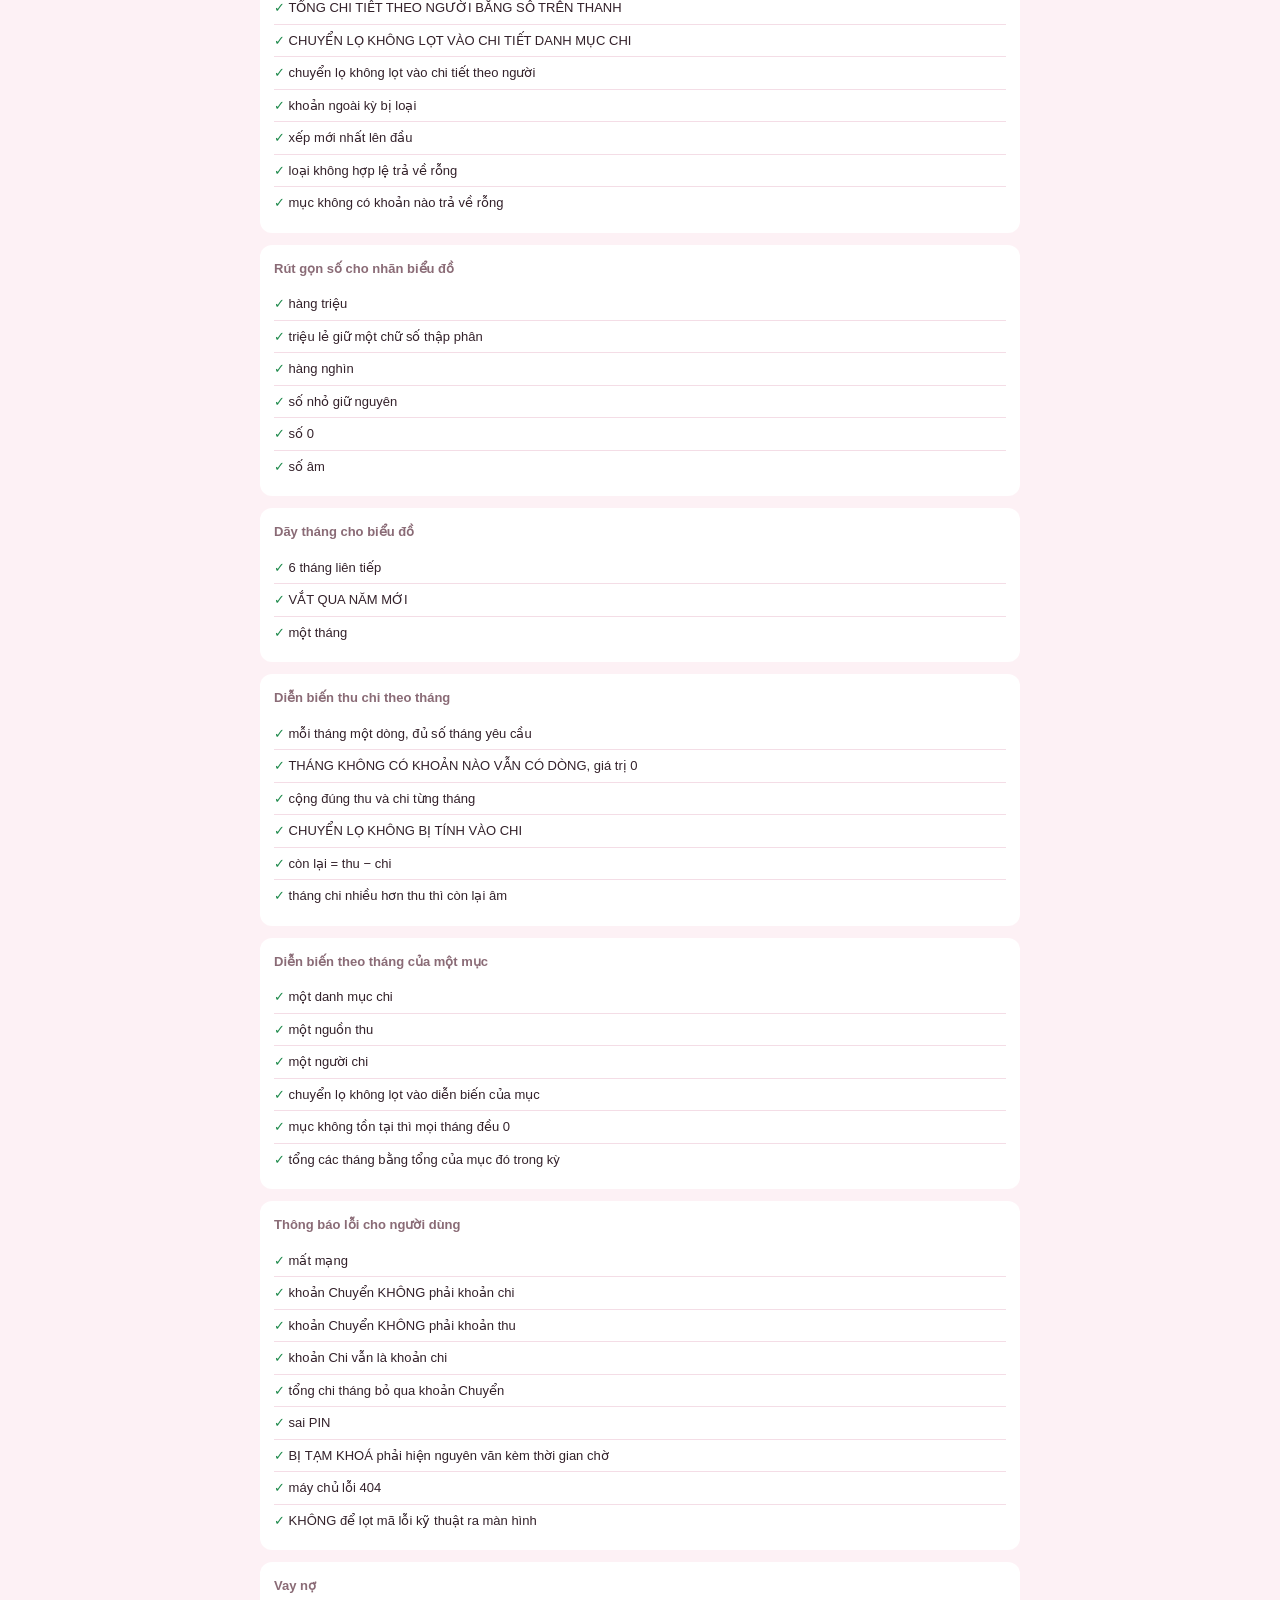
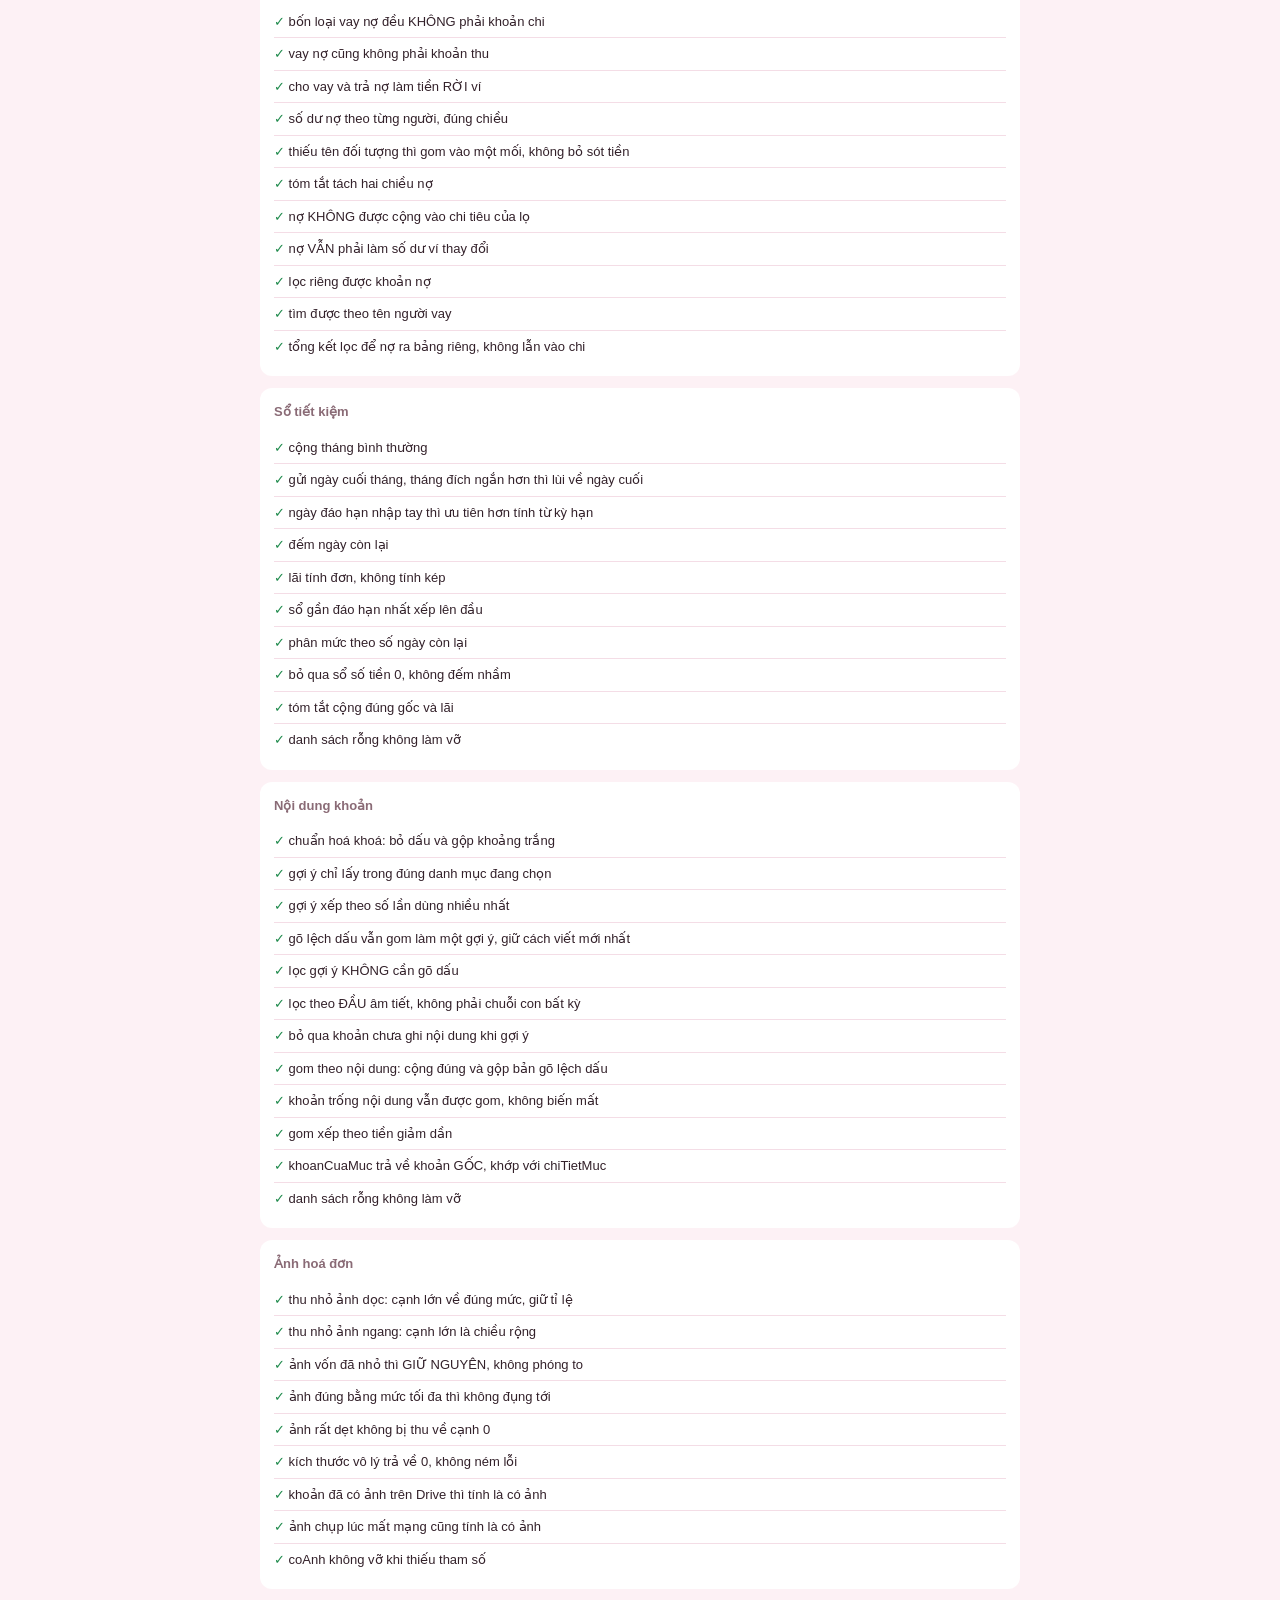
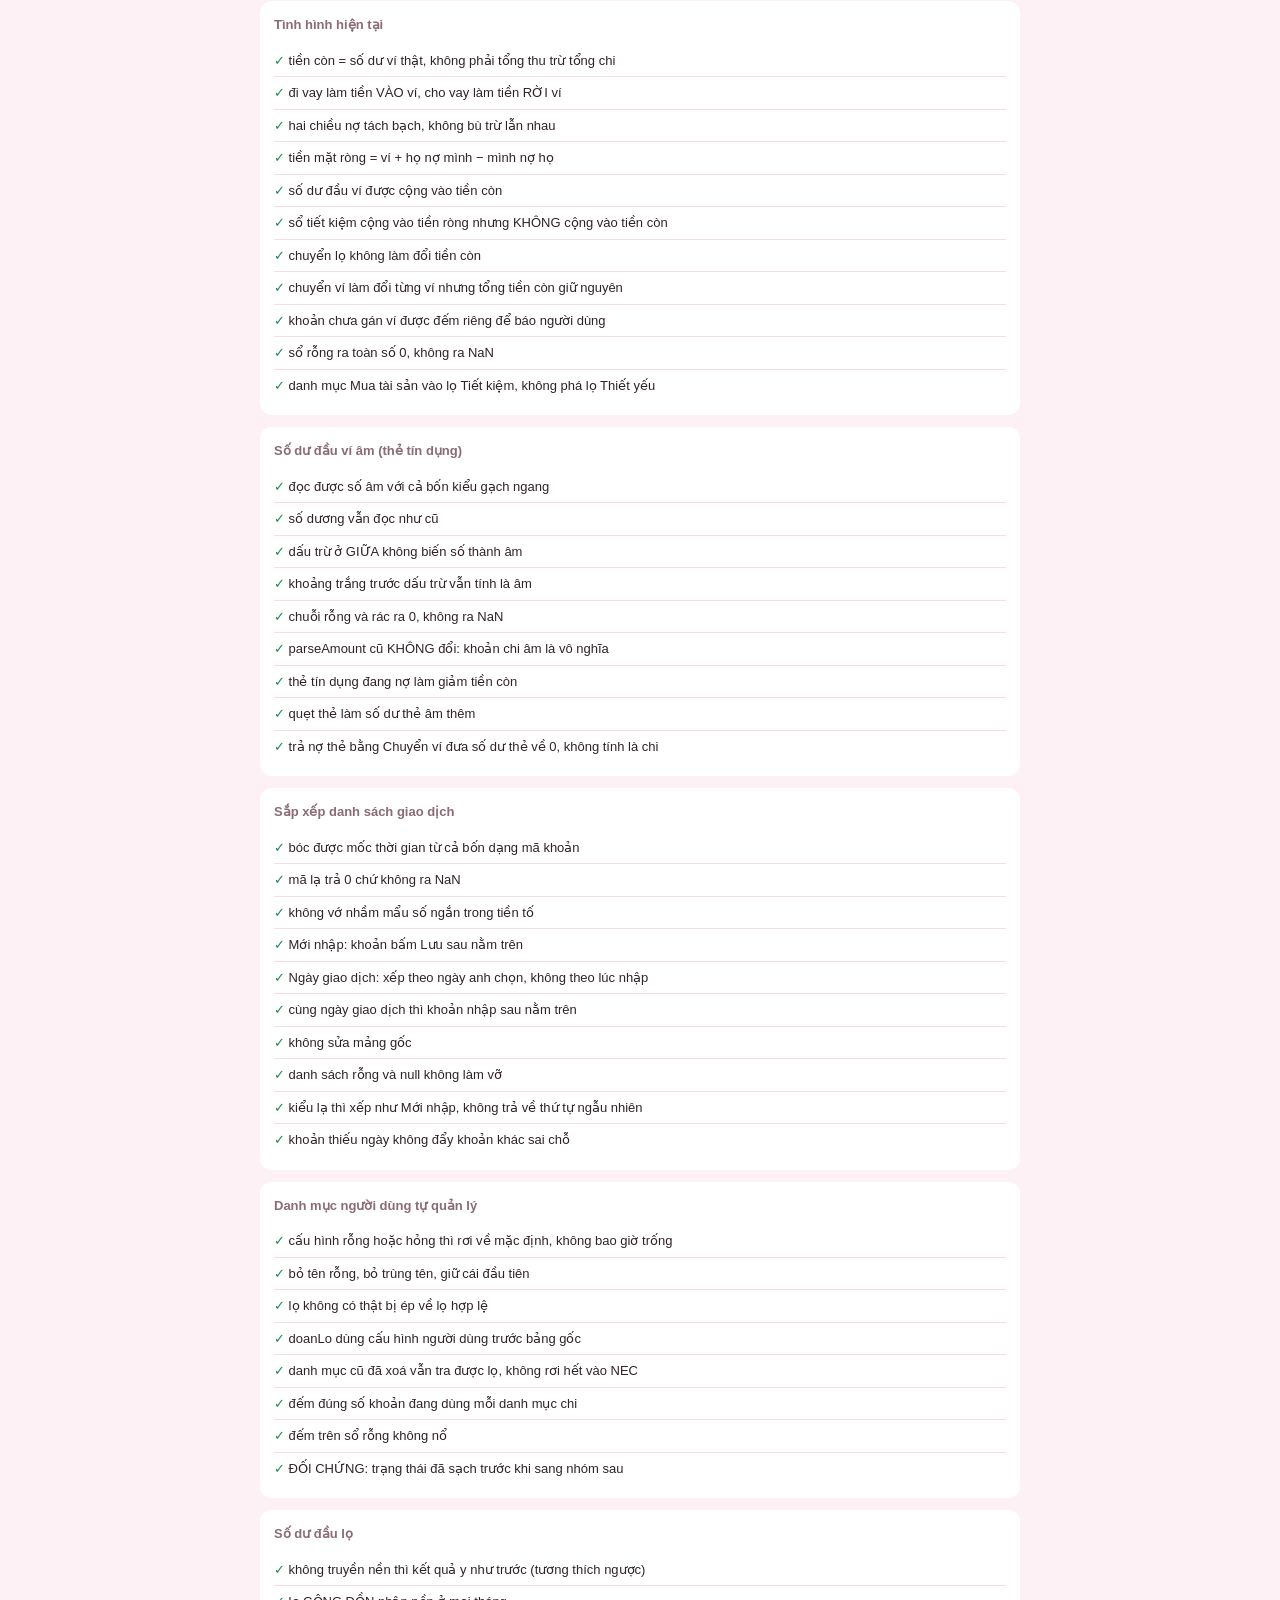
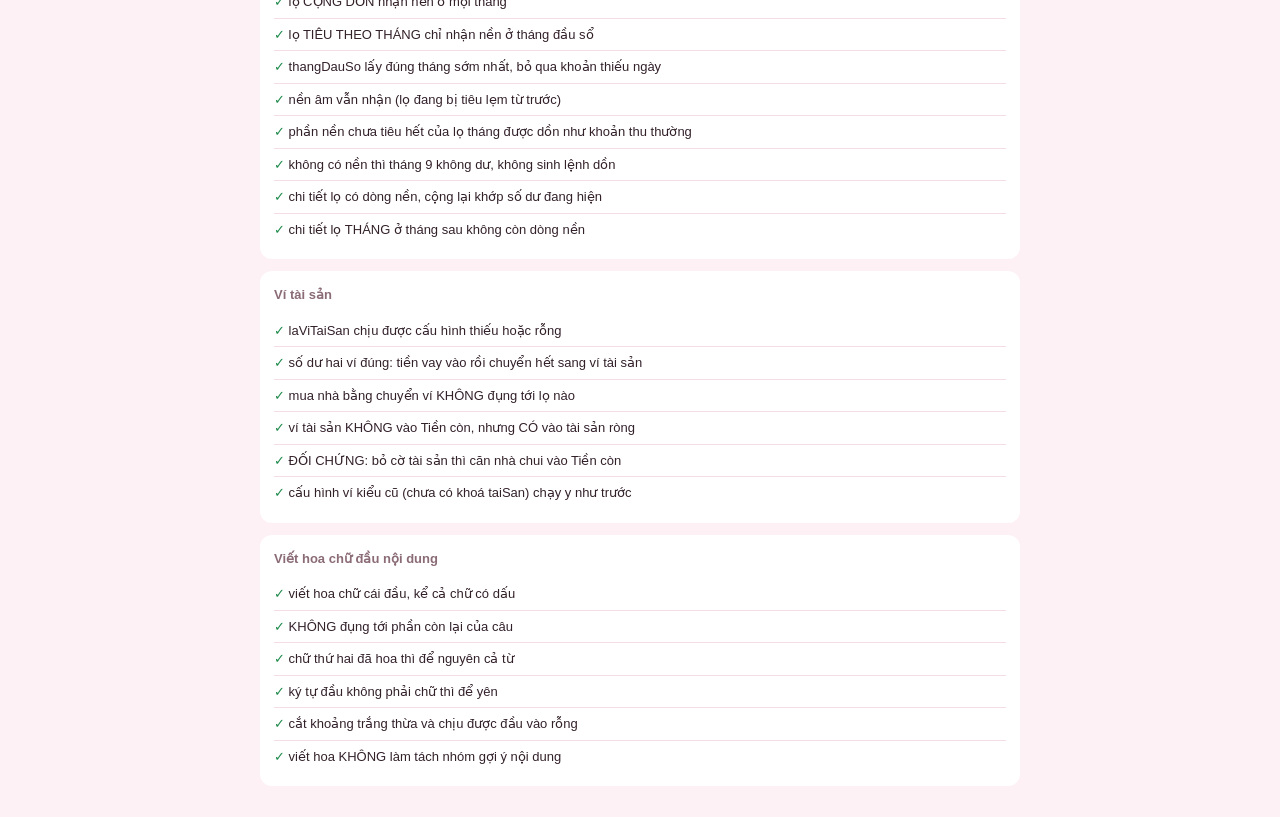
<file: test.html>
<!DOCTYPE html>
<html lang="vi">
<head>
<meta charset="UTF-8">
<meta name="viewport" content="width=device-width, initial-scale=1.0">
<title>Test - Sổ Chi Tiêu</title>
<style>
  body {
    font-family: -apple-system, BlinkMacSystemFont, "Segoe UI", Roboto, sans-serif;
    background: #fdf1f5; color: #33212a; margin: 0; padding: 20px;
    font-size: 14px; line-height: 1.5;
  }
  .wrap { max-width: 760px; margin: 0 auto; }
  h1 { font-size: 20px; margin: 0 0 4px; }
  .sub { color: #8a6b76; font-size: 13px; margin-bottom: 16px; }
  .tong {
    background: #fff; border-radius: 12px; padding: 16px;
    margin-bottom: 16px; font-size: 16px; font-weight: 700;
  }
  .tong.dat { border-left: 5px solid #1f8a4c; }
  .tong.hong { border-left: 5px solid #b3261e; }
  .nhom { background: #fff; border-radius: 12px; padding: 14px; margin-bottom: 12px; }
  .nhom h2 { font-size: 13px; color: #8a6b76; margin: 0 0 10px; }
  .ca { padding: 6px 0; border-bottom: 1px solid #f4dde6; font-size: 13px; }
  .ca:last-child { border-bottom: none; }
  .ok  { color: #1f8a4c; }
  .no  { color: #b3261e; font-weight: 600; }
  .chitiet { color: #8a6b76; font-size: 12px; padding-left: 20px; }
</style>
</head>
<body>
<div class="wrap">
  <h1>Test - Sổ Chi Tiêu</h1>
  <p class="sub">Kiểm tra phần tính toán trong <code>logic.js</code>. Mở trang này là tự chạy.</p>
  <div id="tong" class="tong">Đang chạy…</div>
  <div id="kq"></div>
</div>

<script>
function chayToanBo() {

// ===== Khung test tối giản =====
const ketQua = [];
let nhomHienTai = "";

function nhom(ten) { nhomHienTai = ten; }

function test(ten, fn) {
  try {
    fn();
    ketQua.push({ nhom: nhomHienTai, ten, dat: true });
  } catch (e) {
    ketQua.push({ nhom: nhomHienTai, ten, dat: false, loi: e.message });
  }
}

function bang(thuc, mong, ghiChu) {
  const a = JSON.stringify(thuc), b = JSON.stringify(mong);
  if (a !== b) {
    throw new Error(`${ghiChu ? ghiChu + ": " : ""}mong ${b}, nhận ${a}`);
  }
}

const N = s => new Date(s + "T00:00:00");   // ngày cố định, không lệ thuộc múi giờ

// ===================================================================
nhom("Đọc số tiền người dùng gõ");

test("bỏ dấu chấm phân cách", () => bang(Logic.parseAmount("50.000"), 50000));
test("số nhiều nhóm", () => bang(Logic.parseAmount("1.234.567"), 1234567));
test("chuỗi rỗng thành 0", () => bang(Logic.parseAmount(""), 0));
test("chữ cái thành 0", () => bang(Logic.parseAmount("abc"), 0));
test("null thành 0", () => bang(Logic.parseAmount(null), 0));
test("lẫn chữ và số thì lấy phần số", () => bang(Logic.parseAmount("50k000"), 50000));

nhom("Hiển thị số tiền");
test("chấm phân cách nghìn", () => bang(Logic.formatMoney(1234567), "1.234.567"));
test("số 0", () => bang(Logic.formatMoney(0), "0"));
test("làm tròn số lẻ", () => bang(Logic.formatMoney(1000.6), "1.001"));

// ===================================================================
nhom("Khoảng ngày theo TUẦN (tuần bắt đầu thứ Hai)");

test("giữa tuần: thứ Tư 12/08/2026", () => {
  const { dau, cuoi } = Logic.khoangKy("tuan", 0, N("2026-08-12"));
  bang([Logic.ngayKey(dau), Logic.ngayKey(cuoi)], ["2026-08-10", "2026-08-16"]);
});

test("CHỦ NHẬT vẫn thuộc tuần bắt đầu thứ Hai trước đó", () => {
  const { dau, cuoi } = Logic.khoangKy("tuan", 0, N("2026-08-16"));
  bang([Logic.ngayKey(dau), Logic.ngayKey(cuoi)], ["2026-08-10", "2026-08-16"]);
});

test("chính thứ Hai là ngày đầu tuần", () => {
  const { dau } = Logic.khoangKy("tuan", 0, N("2026-08-10"));
  bang(Logic.ngayKey(dau), "2026-08-10");
});

test("lùi 1 tuần", () => {
  const { dau, cuoi } = Logic.khoangKy("tuan", -1, N("2026-08-12"));
  bang([Logic.ngayKey(dau), Logic.ngayKey(cuoi)], ["2026-08-03", "2026-08-09"]);
});

test("tuần vắt qua năm mới", () => {
  const { dau, cuoi } = Logic.khoangKy("tuan", 0, N("2027-01-01"));
  bang([Logic.ngayKey(dau), Logic.ngayKey(cuoi)], ["2026-12-28", "2027-01-03"]);
});

// ===================================================================
nhom("Khoảng ngày theo THÁNG");

test("tháng đủ 31 ngày", () => {
  const { dau, cuoi } = Logic.khoangKy("thang", 0, N("2026-08-12"));
  bang([Logic.ngayKey(dau), Logic.ngayKey(cuoi)], ["2026-08-01", "2026-08-31"]);
});

test("tháng 2 năm thường có 28 ngày", () => {
  const { cuoi } = Logic.khoangKy("thang", 0, N("2026-02-10"));
  bang(Logic.ngayKey(cuoi), "2026-02-28");
});

test("tháng 2 năm nhuận có 29 ngày", () => {
  const { cuoi } = Logic.khoangKy("thang", 0, N("2028-02-10"));
  bang(Logic.ngayKey(cuoi), "2028-02-29");
});

test("lùi từ tháng 1 về tháng 12 năm trước", () => {
  const { dau, cuoi } = Logic.khoangKy("thang", -1, N("2026-01-15"));
  bang([Logic.ngayKey(dau), Logic.ngayKey(cuoi)], ["2025-12-01", "2025-12-31"]);
});

// ===================================================================
nhom("Khoảng ngày theo QUÝ");

test("tháng 8 thuộc quý 3", () => {
  const { dau, cuoi } = Logic.khoangKy("quy", 0, N("2026-08-12"));
  bang([Logic.ngayKey(dau), Logic.ngayKey(cuoi)], ["2026-07-01", "2026-09-30"]);
});

test("tháng 1 thuộc quý 1", () => {
  const { dau, cuoi } = Logic.khoangKy("quy", 0, N("2026-01-05"));
  bang([Logic.ngayKey(dau), Logic.ngayKey(cuoi)], ["2026-01-01", "2026-03-31"]);
});

test("tháng 12 thuộc quý 4", () => {
  const { dau, cuoi } = Logic.khoangKy("quy", 0, N("2026-12-31"));
  bang([Logic.ngayKey(dau), Logic.ngayKey(cuoi)], ["2026-10-01", "2026-12-31"]);
});

test("lùi từ quý 1 về quý 4 năm trước", () => {
  const { dau, cuoi } = Logic.khoangKy("quy", -1, N("2026-02-10"));
  bang([Logic.ngayKey(dau), Logic.ngayKey(cuoi)], ["2025-10-01", "2025-12-31"]);
});

// ===================================================================
nhom("Khoảng ngày theo NĂM");

test("cả năm", () => {
  const { dau, cuoi } = Logic.khoangKy("nam", 0, N("2026-08-12"));
  bang([Logic.ngayKey(dau), Logic.ngayKey(cuoi)], ["2026-01-01", "2026-12-31"]);
});

test("lùi 1 năm", () => {
  const { dau, cuoi } = Logic.khoangKy("nam", -1, N("2026-08-12"));
  bang([Logic.ngayKey(dau), Logic.ngayKey(cuoi)], ["2025-01-01", "2025-12-31"]);
});

// ===================================================================
nhom("Nhãn hiển thị của kỳ");

test("nhãn tuần", () => {
  const { dau, cuoi } = Logic.khoangKy("tuan", 0, N("2026-08-12"));
  bang(Logic.nhanKy("tuan", dau, cuoi), "10/08 – 16/08/2026");
});
test("nhãn tháng", () => {
  const { dau, cuoi } = Logic.khoangKy("thang", 0, N("2026-08-12"));
  bang(Logic.nhanKy("thang", dau, cuoi), "Tháng 8/2026");
});
test("nhãn quý", () => {
  const { dau, cuoi } = Logic.khoangKy("quy", 0, N("2026-08-12"));
  bang(Logic.nhanKy("quy", dau, cuoi), "Quý 3/2026");
});
test("nhãn năm", () => {
  const { dau, cuoi } = Logic.khoangKy("nam", 0, N("2026-08-12"));
  bang(Logic.nhanKy("nam", dau, cuoi), "Năm 2026");
});

// ===================================================================
nhom("Phân biệt khoản thu và khoản chi");

test("type Thu là khoản thu", () => bang(Logic.laKhoanThu({ type: "Thu" }), true));
test("type Chi là khoản chi", () => bang(Logic.laKhoanThu({ type: "Chi" }), false));
test("DỮ LIỆU CŨ không có type thì tính là chi", () => bang(Logic.laKhoanThu({}), false));
test("type rỗng tính là chi", () => bang(Logic.laKhoanThu({ type: "" }), false));

// ===================================================================
nhom("Gộp số liệu một kỳ");

const MAU = [
  { date: "2026-08-01", amount: 100000, category: "Ăn uống",     payer: "Chương", type: "Chi" },
  { date: "2026-08-15", amount: 250000, category: "Đi lại",      payer: "Thư",    type: "Chi" },
  { date: "2026-08-15", amount:  50000, category: "Ăn uống",     payer: "Chương", type: "Chi" },
  { date: "2026-08-20", amount: 9000000, category: "Lương",      payer: "Chương", type: "Thu" },
  { date: "2026-08-31", amount:  30000, category: "Chợ/Siêu thị", payer: "Thư"                 }, // cũ, không có type
  { date: "2026-09-01", amount: 999999, category: "Ăn uống",     payer: "Chương", type: "Chi" }  // ngoài kỳ
];
const NGUOI = ["Chương", "Thư"];
const gop = Logic.tongHopKy(MAU, "2026-08-01", "2026-08-31", NGUOI);

test("chỉ lấy khoản nằm trong kỳ", () => bang(gop.soKhoan, 5));
test("tổng thu", () => bang(gop.tongThu, 9000000));
test("tổng chi (gồm cả dòng cũ thiếu type)", () => bang(gop.tongChi, 430000));
test("còn lại = thu − chi", () => bang(gop.conLai, 8570000));

test("MỐC ĐẦU KỲ được tính vào (01/08)", () => {
  const r = Logic.tongHopKy(MAU, "2026-08-01", "2026-08-01", NGUOI);
  bang(r.tongChi, 100000);
});
test("MỐC CUỐI KỲ được tính vào (31/08)", () => {
  const r = Logic.tongHopKy(MAU, "2026-08-31", "2026-08-31", NGUOI);
  bang(r.tongChi, 30000);
});
test("khoản ngoài kỳ bị loại", () => {
  const r = Logic.tongHopKy(MAU, "2026-09-01", "2026-09-30", NGUOI);
  bang([r.tongChi, r.soKhoan], [999999, 1]);
});

test("gộp theo danh mục, xếp từ lớn xuống nhỏ", () => {
  bang(gop.theoDanhMuc, [
    { ten: "Đi lại", tien: 250000 },
    { ten: "Ăn uống", tien: 150000 },
    { ten: "Chợ/Siêu thị", tien: 30000 }
  ]);
});

test("danh mục KHÔNG lẫn khoản thu", () => {
  bang(gop.theoDanhMuc.some(d => d.ten === "Lương"), false);
});

test("gộp theo người, chỉ tính khoản chi", () => {
  bang(gop.theoNguoi, [
    { ten: "Thư", tien: 280000 },
    { ten: "Chương", tien: 150000 }
  ]);
});

test("người không chi gì thì không hiện", () => {
  const r = Logic.tongHopKy(MAU, "2026-08-01", "2026-08-01", NGUOI);
  bang(r.theoNguoi, [{ ten: "Chương", tien: 100000 }]);
});

test("kỳ rỗng trả về số 0, không lỗi", () => {
  const r = Logic.tongHopKy(MAU, "2020-01-01", "2020-01-31", NGUOI);
  bang([r.soKhoan, r.tongThu, r.tongChi, r.conLai, r.theoDanhMuc, r.theoNguoi],
       [0, 0, 0, 0, [], []]);
});

test("danh sách rỗng không làm vỡ", () => {
  const r = Logic.tongHopKy([], "2026-08-01", "2026-08-31", NGUOI);
  bang(r.tongChi, 0);
});

test("chi nhiều hơn thu thì còn lại âm", () => {
  const r = Logic.tongHopKy([
    { date: "2026-08-05", amount: 500000, category: "Ăn uống", payer: "Thư", type: "Chi" },
    { date: "2026-08-06", amount: 200000, category: "Lương",   payer: "Thư", type: "Thu" }
  ], "2026-08-01", "2026-08-31", NGUOI);
  bang(r.conLai, -300000);
});

test("khoản thiếu danh mục xếp vào Khác", () => {
  const r = Logic.tongHopKy([
    { date: "2026-08-05", amount: 1000, payer: "Thư", type: "Chi" }
  ], "2026-08-01", "2026-08-31", NGUOI);
  bang(r.theoDanhMuc, [{ ten: "Khác", tien: 1000 }]);
});

test("số tiền dạng chuỗi vẫn cộng đúng", () => {
  const r = Logic.tongHopKy([
    { date: "2026-08-05", amount: "1000", category: "Ăn uống", payer: "Thư", type: "Chi" }
  ], "2026-08-01", "2026-08-31", NGUOI);
  bang(r.tongChi, 1000);
});

// ===================================================================
nhom("Bốn lọ — chia khoản thu");

test("chia đúng tỉ lệ chuẩn 45/25/20/10", () => {
  const r = Logic.phanBo(20000000, Logic.tiLeMacDinh());
  bang([r.NEC, r.PLAY, r.SAVE, r.EDU],
       [9000000, 5000000, 4000000, 2000000]);
});

test("chỉ còn đúng bốn lọ, không sót lọ cũ của sổ gia đình", () => {
  const r = Logic.phanBo(1000000, Logic.tiLeMacDinh());
  bang(Object.keys(r).sort().join(","), "EDU,NEC,PLAY,SAVE");
});

test("TỔNG CÁC LỌ LUÔN BẰNG SỐ TIỀN GỐC (số lẻ)", () => {
  const tien = 12345679;
  const r = Logic.phanBo(tien, Logic.tiLeMacDinh());
  const tong = Object.keys(r).reduce((s, k) => s + r[k], 0);
  bang(tong, tien, "phần lẻ bị rơi mất");
});

test("tổng vẫn khớp với tỉ lệ tự đặt", () => {
  const ty = { NEC: 50, PLAY: 20, SAVE: 25, EDU: 5 };
  const tien = 7777777;
  const r = Logic.phanBo(tien, ty);
  bang(Object.keys(r).reduce((s, k) => s + r[k], 0), tien);
});

test("tiền 0 thì mọi lọ đều 0", () => {
  const r = Logic.phanBo(0, Logic.tiLeMacDinh());
  bang(r.NEC, 0);
});

test("bảng phân bổ đã lưu được ưu tiên hơn tỉ lệ hiện tại", () => {
  const khoanThu = { amount: 1000000, type: "Thu", alloc: { NEC: 1000000, PLAY: 0, SAVE: 0, EDU: 0 } };
  const r = Logic.phanBoCuaKhoanThu(khoanThu, Logic.tiLeMacDinh());
  bang(r.NEC, 1000000, "đổi tỉ lệ không được làm sai lịch sử");
});

// ===================================================================
nhom("Bốn lọ — đoán lọ từ danh mục");

test("Ăn uống vào Thiết yếu", () => bang(Logic.doanLo("Ăn uống"), "NEC"));
test("Cà phê/Nhậu vào Hưởng thụ", () => bang(Logic.doanLo("Cà phê/Nhậu"), "PLAY"));
test("Thể thao vào Hưởng thụ", () => bang(Logic.doanLo("Thể thao"), "PLAY"));
test("Điện thoại/Internet vào Thiết yếu", () => bang(Logic.doanLo("Điện thoại/Internet"), "NEC"));
test("Học tập vào lọ Học tập", () => bang(Logic.doanLo("Học tập"), "EDU"));
test("danh mục lạ rơi vào Thiết yếu", () => bang(Logic.doanLo("Linh tinh"), "NEC"));

// Sổ gia đình có thể đã ghi các danh mục này; nếu đoán ra lọ đã bị bỏ thì
// số dư sẽ rơi vào hư không mà không báo lỗi.
test("danh mục cũ của sổ gia đình vẫn đoán ra lọ đang tồn tại", () => {
  const conSong = ["NEC", "PLAY", "SAVE", "EDU"];
  ["Chợ/Siêu thị", "Hoá đơn", "Đồ dùng gia đình", "Biếu tặng", "Từ thiện", "Đầu tư"]
    .forEach(dm => {
      const lo = Logic.doanLo(dm);
      if (!conSong.includes(lo)) throw new Error(`"${dm}" đoán ra lọ "${lo}" không còn tồn tại`);
    });
  bang(true, true);
});

// ===================================================================
nhom("Bốn lọ — số dư");

const TY = Logic.tiLeMacDinh();
const SO = [
  { id: "t1", date: "2026-08-01", amount: 20000000, type: "Thu", category: "Lương" },
  { id: "c1", date: "2026-08-05", amount: 3000000, type: "Chi", jar: "NEC", category: "Ăn uống" },
  { id: "c2", date: "2026-08-06", amount:  500000, type: "Chi", jar: "PLAY", category: "Cà phê/Nhậu" }
];

test("lọ nhận tiền từ khoản thu", () => {
  bang(Logic.soDuCacLo(SO, "2026-08", TY).NEC.vao, 9000000);
});
test("khoản chi trừ đúng lọ", () => {
  const r = Logic.soDuCacLo(SO, "2026-08", TY);
  bang([r.NEC.con, r.PLAY.con], [6000000, 4500000]);
});
test("lọ không liên quan giữ nguyên", () => {
  bang(Logic.soDuCacLo(SO, "2026-08", TY).EDU.con, 2000000);
});

test("khoản chi thiếu cột lọ thì suy từ danh mục", () => {
  const ds = [{ id: "x", date: "2026-08-05", amount: 100000, type: "Chi", category: "Giải trí" }];
  bang(Logic.soDuCacLo(ds, "2026-08", TY).PLAY.ra, 100000);
});

test("LỌ CỘNG DỒN giữ tiền qua tháng", () => {
  const ds = [{ id: "t", date: "2026-07-01", amount: 10000000, type: "Thu" }];
  bang(Logic.soDuCacLo(ds, "2026-08", TY).SAVE.con, 2000000, "tiền tiết kiệm tháng 7 phải còn ở tháng 8");
});

test("LỌ THEO THÁNG không mang tiền tháng trước sang", () => {
  const ds = [{ id: "t", date: "2026-07-01", amount: 10000000, type: "Thu" }];
  bang(Logic.soDuCacLo(ds, "2026-08", TY).NEC.con, 0, "lọ Thiết yếu phải bắt đầu lại mỗi tháng");
});

// ===================================================================
nhom("Bốn lọ — chuyển tiền giữa các lọ");

const CHUYEN = SO.concat([
  { id: "m1", date: "2026-08-20", amount: 1000000, type: "Chuyển", jar: "NEC", jarTo: "SAVE" }
]);

// NEC: 45% của 20tr = 9tr, chi 3tr, chuyển đi 1tr -> còn 5tr
// SAVE: 20% của 20tr = 4tr, nhận thêm 1tr -> còn 5tr
test("lọ nguồn bị trừ", () => {
  bang(Logic.soDuCacLo(CHUYEN, "2026-08", TY).NEC.con, 5000000);
});
test("lọ đích được cộng", () => {
  bang(Logic.soDuCacLo(CHUYEN, "2026-08", TY).SAVE.con, 5000000);
});
test("tổng tiền toàn bộ các lọ KHÔNG đổi sau khi chuyển", () => {
  const truoc = Logic.soDuCacLo(SO, "2026-08", TY);
  const sau = Logic.soDuCacLo(CHUYEN, "2026-08", TY);
  const cong = r => Object.keys(r).reduce((s, k) => s + r[k].con, 0);
  bang(cong(sau), cong(truoc), "chuyển lọ không được làm sinh ra hay mất tiền");
});

test("CHUYỂN LỌ KHÔNG BỊ TÍNH LÀ KHOẢN CHI", () => {
  const r = Logic.tongHopKy(CHUYEN, "2026-08-01", "2026-08-31", ["Chương"]);
  bang(r.tongChi, 3500000, "lệnh chuyển bị cộng nhầm vào tổng chi");
});
test("chuyển lọ cũng không bị tính là khoản thu", () => {
  const r = Logic.tongHopKy(CHUYEN, "2026-08-01", "2026-08-31", ["Chương"]);
  bang(r.tongThu, 20000000);
});
test("chuyển lọ không hiện trong bảng chi theo danh mục", () => {
  const r = Logic.tongHopKy(CHUYEN, "2026-08-01", "2026-08-31", ["Chương"]);
  bang(r.theoDanhMuc.some(d => d.ten === "Chuyển lọ"), false);
});

// ===================================================================
nhom("Bốn lọ — tự động dồn dư cuối tháng");

// NEC nhận 45% của 20tr = 9tr, tiêu 8tr -> dư đúng 1tr để kiểm tra việc dồn dư.
const THANG_TRUOC = [
  { id: "t7", date: "2026-07-01", amount: 20000000, type: "Thu" },
  { id: "c7", date: "2026-07-10", amount: 8000000, type: "Chi", jar: "NEC", category: "Ăn uống" }
];

test("phát hiện phần dư tháng đã qua", () => {
  const du = Logic.duChuaChuyen(THANG_TRUOC, "2026-08", TY);
  const nec = du.find(d => d.lo === "NEC");
  bang(nec.tien, 1000000);
});

test("tạo lệnh chuyển đúng số tiền và đúng lọ đích", () => {
  const ls = Logic.lenhChuyenTuDong(THANG_TRUOC, "2026-08", TY, "SAVE");
  const nec = ls.find(l => l.jar === "NEC");
  bang([nec.amount, nec.jarTo, nec.type, nec.date],
       [1000000, "SAVE", "Chuyển", "2026-07-31"]);
});

test("CHẠY LẠI KHÔNG TẠO LỆNH TRÙNG", () => {
  const lan1 = Logic.lenhChuyenTuDong(THANG_TRUOC, "2026-08", TY, "SAVE");
  const sauKhiGhi = THANG_TRUOC.concat(lan1);
  const lan2 = Logic.lenhChuyenTuDong(sauKhiGhi, "2026-08", TY, "SAVE");
  bang(lan2.length, 0, "mở app nhiều lần sẽ ghi trùng lệnh chuyển");
});

test("mã lệnh chuyển cố định theo tháng và lọ", () => {
  bang(Logic.maChuyenTuDong("2026-07", "NEC"), "auto-2026-07-NEC");
});

test("không tạo lệnh chuyển cho lọ cộng dồn", () => {
  // Lọ cộng dồn (SAVE, EDU) phải giữ tiền qua tháng — dồn dư cuối tháng chỉ
  // được rút từ lọ tiêu theo tháng, nếu không tiền tiết kiệm sẽ bị hút đi.
  const ls = Logic.lenhChuyenTuDong(THANG_TRUOC, "2026-08", TY, "SAVE");
  bang(ls.some(l => l.jar === "SAVE" || l.jar === "EDU"), false);
});

test("tháng hiện tại chưa xong thì chưa dồn dư", () => {
  const ls = Logic.lenhChuyenTuDong(THANG_TRUOC, "2026-07", TY, "SAVE");
  bang(ls.length, 0, "không được dồn dư khi tháng còn đang chạy");
});

test("lọ tiêu hết sạch thì không sinh lệnh chuyển", () => {
  // Tiêu cạn đúng cả hai lọ theo tháng: NEC 45% = 9tr, PLAY 25% = 5tr.
  const ds = [
    { id: "a", date: "2026-07-01", amount: 20000000, type: "Thu" },
    { id: "b", date: "2026-07-10", amount: 9000000, type: "Chi", jar: "NEC", category: "Ăn uống" },
    { id: "c", date: "2026-07-11", amount: 5000000, type: "Chi", jar: "PLAY", category: "Giải trí" }
  ];
  bang(Logic.lenhChuyenTuDong(ds, "2026-08", TY, "SAVE").length, 0);
});

test("ngày cuối tháng đúng cả tháng 2 năm nhuận", () => {
  bang([Logic.ngayCuoiThang("2026-02"), Logic.ngayCuoiThang("2028-02")],
       ["2026-02-28", "2028-02-29"]);
});

// ===================================================================
nhom("Bốn lọ — kiểm tra trước khi chuyển");

const SODU = Logic.soDuCacLo(SO, "2026-08", TY);

test("chặn khi hai lọ trùng nhau", () => {
  bang(Logic.kiemTraChuyen("NEC", "NEC", 1000, SODU).duoc, false);
});
test("chặn khi số tiền bằng 0", () => {
  bang(Logic.kiemTraChuyen("NEC", "SAVE", 0, SODU).duoc, false);
});
test("CẢNH BÁO khi rút khỏi lọ tiết kiệm dài hạn", () => {
  const r = Logic.kiemTraChuyen("SAVE", "NEC", 100000, SODU);
  bang([r.duoc, r.canhBao.length > 0], [true, true], "phải cho chuyển nhưng có cảnh báo");
});
test("cảnh báo cả lọ tự do tài chính", () => {
  bang(Logic.kiemTraChuyen("SAVE", "NEC", 100000, SODU).canhBao.length > 0, true);
});
test("chuyển từ lọ tiêu dùng thì không cảnh báo nặng", () => {
  bang(Logic.kiemTraChuyen("PLAY", "SAVE", 100000, SODU).canhBao, "");
});
test("báo khi chuyển quá số dư", () => {
  const r = Logic.kiemTraChuyen("PLAY", "SAVE", 99000000, SODU);
  bang([r.duoc, r.vuotSoDu], [true, true]);
});

// ===================================================================
nhom("Chi tiết một lọ");

const CT = [
  { id: "t1", date: "2026-07-01", amount: 20000000, type: "Thu", category: "Lương" },
  { id: "t2", date: "2026-08-01", amount: 10000000, type: "Thu", category: "Thưởng" },
  { id: "c1", date: "2026-08-05", amount:  300000, type: "Chi", jar: "NEC", category: "Ăn uống", payer: "Thư" },
  { id: "c2", date: "2026-08-06", amount:  200000, type: "Chi", jar: "PLAY", category: "Giải trí", payer: "Chương" },
  { id: "m1", date: "2026-08-10", amount:  500000, type: "Chuyển", jar: "PLAY", jarTo: "SAVE" }
];

test("liệt kê đủ khoản vào và khoản ra của lọ", () => {
  const ds = Logic.chiTietLo(CT, "PLAY", "2026-08", TY);
  bang(ds.length, 3, "phải có: chia từ khoản thu, chi giải trí, chuyển đi");
});

test("CỘNG LẠI PHẢI BẰNG ĐÚNG SỐ DƯ ĐANG HIỆN", () => {
  Logic.LOS.forEach(lo => {
    const ct = Logic.chiTietLo(CT, lo.key, "2026-08", TY);
    const tong = ct.reduce((s, d) => s + (d.chieu === "vao" ? d.tien : -d.tien), 0);
    const soDu = Logic.soDuCacLo(CT, "2026-08", TY)[lo.key].con;
    bang(tong, soDu, `lọ ${lo.ten} lệch giữa chi tiết và số dư`);
  });
});

test("lọ theo tháng chỉ hiện khoản trong tháng đó", () => {
  const ds = Logic.chiTietLo(CT, "NEC", "2026-08", TY);
  bang(ds.some(d => d.date.startsWith("2026-07")), false);
});

test("LỌ CỘNG DỒN hiện cả khoản tháng trước", () => {
  const ds = Logic.chiTietLo(CT, "SAVE", "2026-08", TY);
  bang(ds.some(d => d.date.startsWith("2026-07")), true, "tiền để dành tháng 7 phải nhìn thấy được");
});

test("xếp mới nhất lên đầu", () => {
  const ds = Logic.chiTietLo(CT, "SAVE", "2026-08", TY);
  const ngay = ds.map(d => d.date);
  bang(ngay.slice().sort().reverse(), ngay);
});

test("phân biệt chiều vào và chiều ra", () => {
  const ds = Logic.chiTietLo(CT, "PLAY", "2026-08", TY);
  bang([
    ds.filter(d => d.chieu === "vao").length,
    ds.filter(d => d.chieu === "ra").length
  ], [1, 2]);
});

test("chuyển lọ hiện ở CẢ HAI lọ, đúng chiều", () => {
  const nguon = Logic.chiTietLo(CT, "PLAY", "2026-08", TY).find(d => d.moTa === "Chuyển đi");
  const dich  = Logic.chiTietLo(CT, "SAVE", "2026-08", TY).find(d => d.moTa === "Chuyển vào");
  bang([nguon.tien, dich.tien], [500000, 500000]);
});

test("lọ không tồn tại trả về rỗng, không lỗi", () => {
  bang(Logic.chiTietLo(CT, "KHONG_CO", "2026-08", TY), []);
});

// ===================================================================
nhom("Thống kê nguồn thu");

test("gộp khoản thu theo nguồn, xếp lớn xuống nhỏ", () => {
  const r = Logic.tongHopKy(CT, "2026-07-01", "2026-08-31", NGUOI);
  bang(r.theoNguonThu, [
    { ten: "Lương", tien: 20000000 },
    { ten: "Thưởng", tien: 10000000 }
  ]);
});

test("NGUỒN THU KHÔNG LẪN KHOẢN CHI", () => {
  const r = Logic.tongHopKy(CT, "2026-08-01", "2026-08-31", NGUOI);
  bang(r.theoNguonThu.some(n => n.ten === "Ăn uống" || n.ten === "Giải trí"), false);
});

test("nguồn thu không lẫn lệnh chuyển lọ", () => {
  const r = Logic.tongHopKy(CT, "2026-08-01", "2026-08-31", NGUOI);
  bang(r.theoNguonThu.some(n => n.ten === "Chuyển lọ"), false);
});

test("tổng các nguồn thu bằng đúng tổng thu", () => {
  const r = Logic.tongHopKy(CT, "2026-07-01", "2026-08-31", NGUOI);
  bang(r.theoNguonThu.reduce((s, n) => s + n.tien, 0), r.tongThu);
});

test("thu theo người", () => {
  const ds = [
    { date: "2026-08-01", amount: 9000000, type: "Thu", category: "Lương", payer: "Chương" },
    { date: "2026-08-02", amount: 7000000, type: "Thu", category: "Lương", payer: "Thư" }
  ];
  const r = Logic.tongHopKy(ds, "2026-08-01", "2026-08-31", NGUOI);
  bang(r.theoNguoiThu, [
    { ten: "Chương", tien: 9000000 },
    { ten: "Thư", tien: 7000000 }
  ]);
});

test("kỳ không có khoản thu thì danh sách rỗng", () => {
  const r = Logic.tongHopKy(CT, "2026-09-01", "2026-09-30", NGUOI);
  bang([r.theoNguonThu, r.theoNguoiThu], [[], []]);
});

// ===================================================================
nhom("Chi tiết một dòng trong bảng thống kê");

const CTM = [
  { date: "2026-08-01", amount: 9000000, type: "Thu", category: "Lương",   payer: "Chương" },
  { date: "2026-08-02", amount: 7000000, type: "Thu", category: "Lương",   payer: "Thư" },
  { date: "2026-08-03", amount: 1000000, type: "Thu", category: "Thưởng",  payer: "Chương" },
  { date: "2026-08-05", amount:  300000, type: "Chi", category: "Ăn uống", payer: "Thư", note: "cơm trưa" },
  { date: "2026-08-06", amount:  120000, type: "Chi", category: "Ăn uống", payer: "Chương" },
  { date: "2026-08-07", amount:  250000, type: "Chi", category: "Đi lại",  payer: "Thư" },
  { date: "2026-08-10", amount:  500000, type: "Chuyển", jar: "PLAY", jarTo: "SAVE", category: "Chuyển lọ" },
  { date: "2026-09-01", amount:  999999, type: "Chi", category: "Ăn uống", payer: "Thư" }
];
const TU = "2026-08-01", DEN = "2026-08-31";
const gopCTM = Logic.tongHopKy(CTM, TU, DEN, NGUOI);

test("chi tiết một NGUỒN THU", () => {
  const ds = Logic.chiTietMuc(CTM, TU, DEN, "nguonThu", "Lương");
  bang([ds.length, ds.every(d => d.chieu === "vao")], [2, true]);
});

test("TỔNG CHI TIẾT NGUỒN THU BẰNG SỐ TRÊN THANH", () => {
  gopCTM.theoNguonThu.forEach(n => {
    const ds = Logic.chiTietMuc(CTM, TU, DEN, "nguonThu", n.ten);
    bang(ds.reduce((s, d) => s + d.tien, 0), n.tien, `nguồn ${n.ten} lệch`);
  });
});

test("chi tiết một DANH MỤC CHI", () => {
  const ds = Logic.chiTietMuc(CTM, TU, DEN, "danhMucChi", "Ăn uống");
  bang([ds.length, ds.reduce((s, d) => s + d.tien, 0)], [2, 420000]);
});

test("TỔNG CHI TIẾT DANH MỤC BẰNG SỐ TRÊN THANH", () => {
  gopCTM.theoDanhMuc.forEach(m => {
    const ds = Logic.chiTietMuc(CTM, TU, DEN, "danhMucChi", m.ten);
    bang(ds.reduce((s, d) => s + d.tien, 0), m.tien, `danh mục ${m.ten} lệch`);
  });
});

test("TỔNG CHI TIẾT THEO NGƯỜI BẰNG SỐ TRÊN THANH", () => {
  gopCTM.theoNguoi.forEach(n => {
    const ds = Logic.chiTietMuc(CTM, TU, DEN, "nguoiChi", n.ten);
    bang(ds.reduce((s, d) => s + d.tien, 0), n.tien, `người ${n.ten} lệch`);
  });
});

test("CHUYỂN LỌ KHÔNG LỌT VÀO CHI TIẾT DANH MỤC CHI", () => {
  bang(Logic.chiTietMuc(CTM, TU, DEN, "danhMucChi", "Chuyển lọ"), []);
});

test("chuyển lọ không lọt vào chi tiết theo người", () => {
  const ds = Logic.chiTietMuc(CTM, TU, DEN, "nguoiChi", "Thư");
  bang(ds.some(d => d.tien === 500000), false);
});

test("khoản ngoài kỳ bị loại", () => {
  const ds = Logic.chiTietMuc(CTM, TU, DEN, "danhMucChi", "Ăn uống");
  bang(ds.some(d => d.date.startsWith("2026-09")), false);
});

test("xếp mới nhất lên đầu", () => {
  const ds = Logic.chiTietMuc(CTM, TU, DEN, "nguonThu", "Lương");
  bang(ds.map(d => d.date), ["2026-08-02", "2026-08-01"]);
});

test("loại không hợp lệ trả về rỗng", () => {
  bang(Logic.chiTietMuc(CTM, TU, DEN, "linh tinh", "Lương"), []);
});

test("mục không có khoản nào trả về rỗng", () => {
  bang(Logic.chiTietMuc(CTM, TU, DEN, "nguonThu", "Kinh doanh"), []);
});

// ===================================================================
nhom("Rút gọn số cho nhãn biểu đồ");

test("hàng triệu", () => bang(Logic.formatNgan(15000000), "15tr"));
test("triệu lẻ giữ một chữ số thập phân", () => bang(Logic.formatNgan(1500000), "1.5tr"));
test("hàng nghìn", () => bang(Logic.formatNgan(500000), "500k"));
test("số nhỏ giữ nguyên", () => bang(Logic.formatNgan(800), "800"));
test("số 0", () => bang(Logic.formatNgan(0), "0"));
test("số âm", () => bang(Logic.formatNgan(-2000000), "-2tr"));

// ===================================================================
nhom("Dãy tháng cho biểu đồ");

test("6 tháng liên tiếp", () => {
  bang(Logic.chuoiThang("2026-08", 6),
       ["2026-03","2026-04","2026-05","2026-06","2026-07","2026-08"]);
});
test("VẮT QUA NĂM MỚI", () => {
  bang(Logic.chuoiThang("2026-02", 4),
       ["2025-11","2025-12","2026-01","2026-02"]);
});
test("một tháng", () => bang(Logic.chuoiThang("2026-08", 1), ["2026-08"]));

// ===================================================================
nhom("Diễn biến thu chi theo tháng");

const DB = [
  { date: "2026-06-05", amount: 10000000, type: "Thu", category: "Lương", payer: "Chương" },
  { date: "2026-06-10", amount:  4000000, type: "Chi", category: "Ăn uống", payer: "Thư" },
  { date: "2026-08-01", amount: 12000000, type: "Thu", category: "Lương", payer: "Chương" },
  { date: "2026-08-03", amount:  2000000, type: "Chi", category: "Ăn uống", payer: "Chương" },
  { date: "2026-08-04", amount:  1000000, type: "Chi", category: "Đi lại",  payer: "Thư" },
  { date: "2026-08-09", amount:   500000, type: "Chuyển", jar: "PLAY", jarTo: "SAVE", category: "Chuyển lọ" }
];

test("mỗi tháng một dòng, đủ số tháng yêu cầu", () => {
  bang(Logic.dienBienTheoThang(DB, "2026-08", 3).map(d => d.thang),
       ["2026-06", "2026-07", "2026-08"]);
});

test("THÁNG KHÔNG CÓ KHOẢN NÀO VẪN CÓ DÒNG, giá trị 0", () => {
  const t7 = Logic.dienBienTheoThang(DB, "2026-08", 3).find(d => d.thang === "2026-07");
  bang([t7.thu, t7.chi, t7.conLai], [0, 0, 0], "thiếu tháng sẽ làm biểu đồ đứt quãng");
});

test("cộng đúng thu và chi từng tháng", () => {
  const d = Logic.dienBienTheoThang(DB, "2026-08", 3);
  bang(d.map(x => [x.thu, x.chi]), [[10000000, 4000000], [0, 0], [12000000, 3000000]]);
});

test("CHUYỂN LỌ KHÔNG BỊ TÍNH VÀO CHI", () => {
  const t8 = Logic.dienBienTheoThang(DB, "2026-08", 3).find(d => d.thang === "2026-08");
  bang(t8.chi, 3000000, "lệnh chuyển 500k bị cộng nhầm vào chi tháng 8");
});

test("còn lại = thu − chi", () => {
  const t8 = Logic.dienBienTheoThang(DB, "2026-08", 3).find(d => d.thang === "2026-08");
  bang(t8.conLai, 9000000);
});

test("tháng chi nhiều hơn thu thì còn lại âm", () => {
  const t6 = Logic.dienBienTheoThang(DB, "2026-08", 3).find(d => d.thang === "2026-06");
  bang(t6.conLai, 6000000);
});

// ===================================================================
nhom("Diễn biến theo tháng của một mục");

test("một danh mục chi", () => {
  const d = Logic.dienBienMuc(DB, "2026-08", 3, "danhMucChi", "Ăn uống");
  bang(d.map(x => x.tien), [4000000, 0, 2000000]);
});

test("một nguồn thu", () => {
  const d = Logic.dienBienMuc(DB, "2026-08", 3, "nguonThu", "Lương");
  bang(d.map(x => x.tien), [10000000, 0, 12000000]);
});

test("một người chi", () => {
  const d = Logic.dienBienMuc(DB, "2026-08", 3, "nguoiChi", "Thư");
  bang(d.map(x => x.tien), [4000000, 0, 1000000]);
});

test("chuyển lọ không lọt vào diễn biến của mục", () => {
  const d = Logic.dienBienMuc(DB, "2026-08", 3, "danhMucChi", "Chuyển lọ");
  bang(d.map(x => x.tien), [0, 0, 0]);
});

test("mục không tồn tại thì mọi tháng đều 0", () => {
  const d = Logic.dienBienMuc(DB, "2026-08", 3, "danhMucChi", "Không có");
  bang(d.every(x => x.tien === 0), true);
});

test("tổng các tháng bằng tổng của mục đó trong kỳ", () => {
  const d = Logic.dienBienMuc(DB, "2026-08", 3, "danhMucChi", "Ăn uống");
  const r = Logic.tongHopKy(DB, "2026-06-01", "2026-08-31", NGUOI);
  const muc = r.theoDanhMuc.find(m => m.ten === "Ăn uống");
  bang(d.reduce((s, x) => s + x.tien, 0), muc.tien);
});

// ===================================================================
nhom("Thông báo lỗi cho người dùng");

test("mất mạng", () => {
  bang(Logic.friendlyError(new TypeError("Failed to fetch")),
       "Không kết nối được, anh kiểm tra mạng giúp nhé.");
});
// Lỗi thật đã gặp: tổng chi tháng ở đầu app viết !laKhoanThu(e) nên gom cả
// khoản Chuyển vào chi, trong khi màn Thống kê dùng laKhoanChi nên loại ra.
// Hai con số đá nhau mà nhìn vẫn "hợp lý" nên rất khó phát hiện.
test("khoản Chuyển KHÔNG phải khoản chi", () => {
  bang(Logic.laKhoanChi({ type: "Chuyển", amount: 500000 }), false);
});
test("khoản Chuyển KHÔNG phải khoản thu", () => {
  bang(Logic.laKhoanThu({ type: "Chuyển", amount: 500000 }), false);
});
test("khoản Chi vẫn là khoản chi", () => {
  bang(Logic.laKhoanChi({ type: "Chi", amount: 50000 }), true);
});
test("tổng chi tháng bỏ qua khoản Chuyển", () => {
  const ds = [
    { type: "Chi",     amount: 100000 },
    { type: "Chuyển",  amount: 900000 },   // chuyển lọ, tiền không rời túi
    { type: "Thu",     amount: 300000 },
    { type: "Chi",     amount:  50000 }
  ];
  const tong = ds.filter(Logic.laKhoanChi)
                 .reduce((s, e) => s + e.amount, 0);
  bang(tong, 150000);
});

test("sai PIN", () => {
  const e = new Error("PIN không đúng"); e.pinError = true;
  bang(Logic.friendlyError(e), "PIN không đúng.");
});
test("BỊ TẠM KHOÁ phải hiện nguyên văn kèm thời gian chờ", () => {
  // Máy chủ gắn pinError cho mọi lỗi có chữ "PIN", kể cả thông báo khoá.
  // Nếu nhánh pinError chạy trước, người dùng chỉ thấy "PIN không đúng."
  // và cứ gõ lại mãi mà không biết đang bị khoá.
  const e = new Error("Sai PIN nhiều lần, tạm khoá. Thử lại sau 5 phút.");
  e.pinError = true;
  bang(Logic.friendlyError(e), "Sai PIN nhiều lần, tạm khoá. Thử lại sau 5 phút.");
});
test("máy chủ lỗi 404", () => {
  bang(Logic.friendlyError(new Error("Máy chủ trả lỗi 404")),
       "Máy chủ đang bận, anh thử lại sau chút nhé.");
});
test("KHÔNG để lọt mã lỗi kỹ thuật ra màn hình", () => {
  const ra = Logic.friendlyError(new Error("TypeError: xyz is not a function"));
  if (/TypeError|undefined|null|function/.test(ra)) {
    throw new Error("thông báo còn chứa từ ngữ kỹ thuật: " + ra);
  }
});

// ===================================================================
// Hiển thị kết quả

// ===================================================================
nhom("Vay nợ");

const DS_NO = [
  { id: "n1", date: "2026-09-01", amount: 20000000, type: "Cho vay", doiTuong: "Anh Hùng", wallet: "Ngân hàng" },
  { id: "n2", date: "2026-09-05", amount: 5000000,  type: "Thu nợ",  doiTuong: "Anh Hùng", wallet: "Ngân hàng" },
  { id: "n3", date: "2026-09-02", amount: 3000000,  type: "Đi vay",  doiTuong: "Mẹ",       wallet: "Tiền mặt" },
  { id: "n4", date: "2026-09-06", amount: 3000000,  type: "Trả nợ",  doiTuong: "Mẹ",       wallet: "Tiền mặt" }
];

test("bốn loại vay nợ đều KHÔNG phải khoản chi", () => {
  Logic.LOAI_NO.forEach(t => bang(Logic.laKhoanChi({ type: t, amount: 1 }), false, t));
});

test("vay nợ cũng không phải khoản thu", () => {
  Logic.LOAI_NO.forEach(t => bang(Logic.laKhoanThu({ type: t, amount: 1 }), false, t));
});

test("cho vay và trả nợ làm tiền RỜI ví", () => {
  bang(Logic.noLamTienRa({ type: "Cho vay" }), true);
  bang(Logic.noLamTienRa({ type: "Trả nợ" }), true);
  bang(Logic.noLamTienRa({ type: "Thu nợ" }), false);
  bang(Logic.noLamTienRa({ type: "Đi vay" }), false);
});

test("số dư nợ theo từng người, đúng chiều", () => {
  const ds = Logic.soDuNo(DS_NO);
  const hung = ds.find(o => o.ten === "Anh Hùng");
  bang(hung.con, 15000000);            // cho vay 20 − thu 5
  bang(hung.chieu, "ho-no-minh");
  const me = ds.find(o => o.ten === "Mẹ");
  bang(me.con, 0);                     // đi vay 3 − trả 3
  bang(me.chieu, "xong");
});

test("thiếu tên đối tượng thì gom vào một mối, không bỏ sót tiền", () => {
  const ds = Logic.soDuNo([{ type: "Cho vay", amount: 1000000 }]);
  bang(ds.length, 1);
  bang(ds[0].ten, "Không ghi tên");
  bang(ds[0].con, 1000000);
});

test("tóm tắt tách hai chiều nợ", () => {
  const tt = Logic.tomTatNo(Logic.soDuNo(DS_NO));
  bang(tt.hoNoMinh, 15000000);
  bang(tt.minhNoHo, 0);
  bang(tt.rong, 15000000);
  bang(tt.soNguoi, 2);
  bang(tt.xong, 1);
});

test("nợ KHÔNG được cộng vào chi tiêu của lọ", () => {
  // Đúng cái bẫy: "Cho vay" không nằm trong danh mục nào nên doanLo trả về
  // một lọ mặc định. Không chặn thì 20 triệu cho vay hiện thành đã tiêu.
  const soDu = Logic.soDuCacLo(DS_NO, "2026-09", null);
  const tongRa = Object.keys(soDu).reduce((s, k) => s + soDu[k].ra, 0);
  bang(tongRa, 0);
});

test("nợ VẪN phải làm số dư ví thay đổi", () => {
  const kq = Logic.soDuCacVi(DS_NO, { ds: ["Tiền mặt", "Ngân hàng"], soDuDau: {} });
  bang(kq.vi["Ngân hàng"].con, -15000000);   // ra 20, vào 5
  bang(kq.vi["Tiền mặt"].con, 0);            // vào 3, ra 3
  bang(kq.chuaGanVi, 0);
});

test("lọc riêng được khoản nợ", () => {
  bang(Logic.locKhoan(DS_NO, { loai: "no" }).length, 4);
  bang(Logic.locKhoan(DS_NO, { loai: "chi" }).length, 0);
  bang(Logic.locKhoan(DS_NO, { loai: "thu" }).length, 0);
});

test("tìm được theo tên người vay", () => {
  const r = Logic.locKhoan(DS_NO, { chu: "hung" });
  bang(r.length, 2);
});

test("tổng kết lọc để nợ ra bảng riêng, không lẫn vào chi", () => {
  const t = Logic.tongKetLoc(DS_NO);
  bang(t.chi, 0);
  bang(t.thu, 0);
  bang(t.no, 31000000);
});

// ===================================================================
nhom("Sổ tiết kiệm");

test("cộng tháng bình thường", () => {
  bang(Logic.themThang("2026-03-15", 6), "2026-09-15");
  bang(Logic.themThang("2026-09-07", 12), "2027-09-07");
});

test("gửi ngày cuối tháng, tháng đích ngắn hơn thì lùi về ngày cuối", () => {
  // Không xử lý thì JS nhảy sang tháng sau: 31/01 + 1 tháng ra 03/03,
  // báo đáo hạn muộn hơn thực tế 3 ngày.
  bang(Logic.themThang("2026-01-31", 1), "2026-02-28");
  bang(Logic.themThang("2026-08-31", 1), "2026-09-30");
});

test("ngày đáo hạn nhập tay thì ưu tiên hơn tính từ kỳ hạn", () => {
  bang(Logic.ngayDaoHan({ ngayGui: "2026-03-15", kyHanThang: 6 }), "2026-09-15");
  bang(Logic.ngayDaoHan({ ngayGui: "2026-03-15", kyHanThang: 6, ngayDaoHan: "2026-09-20" }),
       "2026-09-20");
});

test("đếm ngày còn lại", () => {
  bang(Logic.soNgayConLai("2026-09-15", "2026-09-07"), 8);
  bang(Logic.soNgayConLai("2026-09-01", "2026-09-07"), -6);
  bang(Logic.soNgayConLai("2026-09-07", "2026-09-07"), 0);
});

test("lãi tính đơn, không tính kép", () => {
  // Sổ có kỳ hạn ở VN trả lãi cuối kỳ. 100tr, 5.6%/năm, 6 tháng = 2.8tr.
  bang(Logic.laiDuKien({ soTien: 100000000, laiSuat: 5.6, kyHanThang: 6 }), 2800000);
  bang(Logic.laiDuKien({ soTien: 0, laiSuat: 5.6, kyHanThang: 6 }), 0);
});

const DS_TK = [
  { id: "a", ten: "Sổ 12T", soTien: 100000000, laiSuat: 6,   ngayGui: "2026-01-10", kyHanThang: 12 },
  { id: "b", ten: "Sổ 6T",  soTien: 50000000,  laiSuat: 5.5, ngayGui: "2026-03-10", kyHanThang: 6 },
  { id: "c", ten: "Sổ 3T",  soTien: 20000000,  laiSuat: 4,   ngayGui: "2026-06-11", kyHanThang: 3 }
];

test("sổ gần đáo hạn nhất xếp lên đầu", () => {
  // Đáo hạn: a 2027-01-10, b 2026-09-10, c 2026-09-11
  const ds = Logic.trangThaiTietKiem(DS_TK, "2026-09-07");
  bang(ds.map(s => s.id), ["b", "c", "a"]);
  bang(ds.map(s => s.conLaiNgay), [3, 4, 125]);
});

test("phân mức theo số ngày còn lại", () => {
  const ds = Logic.trangThaiTietKiem(DS_TK, "2026-09-11");
  const m = {};
  ds.forEach(s => { m[s.id] = s.mucDo; });
  bang(m.b, "qua-han");        // đáo hạn 2026-09-10, đã trôi qua 1 ngày
  bang(m.c, "sap-dao-han");    // đáo hạn đúng hôm nay
  bang(m.a, "con-han");        // đáo hạn 2027-01-10, còn xa
  // Quá hạn phải nằm trên cùng, đó là sổ cần xử lý ngay
  bang(ds[0].id, "b");
});

test("bỏ qua sổ số tiền 0, không đếm nhầm", () => {
  const ds = Logic.trangThaiTietKiem(DS_TK.concat([{ id: "z", soTien: 0, ngayGui: "2026-01-01", kyHanThang: 6 }]));
  bang(ds.length, 3);
});

test("tóm tắt cộng đúng gốc và lãi", () => {
  const tt = Logic.tomTatTietKiem(Logic.trangThaiTietKiem(DS_TK, "2026-09-07"));
  bang(tt.soSo, 3);
  bang(tt.tongGoc, 170000000);
  // 100tr×6%×1 + 50tr×5.5%×0.5 + 20tr×4%×0.25
  bang(tt.tongLai, 6000000 + 1375000 + 200000);
});

test("danh sách rỗng không làm vỡ", () => {
  bang(Logic.trangThaiTietKiem(null).length, 0);
  bang(Logic.tomTatTietKiem(null).soSo, 0);
  bang(Logic.soDuNo(null).length, 0);
  bang(Logic.tomTatNo(null).soNguoi, 0);
});


// ===================================================================
nhom("Nội dung khoản");

const DS_ND = [
  { date: "2026-09-01", amount: 120000, type: "Chi", category: "Ăn uống", note: "Hủ tíu Nam Vang" },
  { date: "2026-09-03", amount: 90000,  type: "Chi", category: "Ăn uống", note: "hu tiu nam vang" },
  { date: "2026-09-05", amount: 250000, type: "Chi", category: "Ăn uống", note: "Coop Bình Minh" },
  { date: "2026-09-06", amount: 300000, type: "Chi", category: "Ăn uống", note: "Coop  Bình  Minh" },
  { date: "2026-09-07", amount: 180000, type: "Chi", category: "Ăn uống", note: "Bánh xèo Nam Bộ" },
  { date: "2026-09-08", amount: 500000, type: "Chi", category: "Hoá đơn", note: "Tiền điện nước" },
  { date: "2026-09-09", amount: 400000, type: "Chi", category: "Ăn uống", note: "" }
];

test("chuẩn hoá khoá: bỏ dấu và gộp khoảng trắng", () => {
  bang(Logic.khoaNoiDung("Coop  Bình  Minh"), "coop binh minh");
  bang(Logic.khoaNoiDung("  Hủ tíu  "), "hu tiu");
  bang(Logic.khoaNoiDung(""), "");
});

test("gợi ý chỉ lấy trong đúng danh mục đang chọn", () => {
  const g = Logic.goiYNoiDung(DS_ND, "Hoá đơn", "");
  bang(g, ["Tiền điện nước"]);
});

test("gợi ý xếp theo số lần dùng nhiều nhất", () => {
  // Coop 2 lần, Hủ tíu 2 lần, Bánh xèo 1 lần -> Bánh xèo phải xuống cuối
  const g = Logic.goiYNoiDung(DS_ND, "Ăn uống", "");
  bang(g[g.length - 1], "Bánh xèo Nam Bộ");
  bang(g.length, 3);
});

test("gõ lệch dấu vẫn gom làm một gợi ý, giữ cách viết mới nhất", () => {
  // "Hủ tíu Nam Vang" (01/09) và "hu tiu nam vang" (03/09) là một;
  // lần gõ gần nhất là 03/09 nên giữ bản đó.
  const g = Logic.goiYNoiDung(DS_ND, "Ăn uống", "");
  bang(g.filter(t => Logic.khoaNoiDung(t) === "hu tiu nam vang").length, 1);
  bang(g.indexOf("hu tiu nam vang") >= 0, true);
});

test("lọc gợi ý KHÔNG cần gõ dấu", () => {
  // Đây là lý do tồn tại của tính năng: gõ tiếng Việt có dấu trên điện thoại chậm
  bang(Logic.goiYNoiDung(DS_ND, "Ăn uống", "hu"), ["hu tiu nam vang"]);
  bang(Logic.goiYNoiDung(DS_ND, "Ăn uống", "banh xeo"), ["Bánh xèo Nam Bộ"]);
});

test("lọc theo ĐẦU âm tiết, không phải chuỗi con bất kỳ", () => {
  // "am" nằm giữa "Nam" nhưng không mở đầu âm tiết nào -> không được khớp
  bang(Logic.goiYNoiDung(DS_ND, "Ăn uống", "am").length, 0);
  bang(Logic.goiYNoiDung(DS_ND, "Ăn uống", "nam").length, 2);
});

test("bỏ qua khoản chưa ghi nội dung khi gợi ý", () => {
  bang(Logic.goiYNoiDung(DS_ND, "Ăn uống", "").indexOf(""), -1);
});

test("gom theo nội dung: cộng đúng và gộp bản gõ lệch dấu", () => {
  const anUong = DS_ND.filter(e => e.category === "Ăn uống");
  const g = Logic.gomTheoNoiDung(anUong);
  const coop = g.find(x => Logic.khoaNoiDung(x.noiDung) === "coop binh minh");
  bang(coop.so, 2);
  bang(coop.tien, 550000);          // 250k + 300k
  const hu = g.find(x => Logic.khoaNoiDung(x.noiDung) === "hu tiu nam vang");
  bang(hu.tien, 210000);            // 120k + 90k
  // Tổng gom lại phải bằng đúng tổng đầu vào, không rơi rớt khoản nào
  bang(g.reduce((s, x) => s + x.tien, 0),
       anUong.reduce((s, e) => s + e.amount, 0));
});

test("khoản trống nội dung vẫn được gom, không biến mất", () => {
  const g = Logic.gomTheoNoiDung(DS_ND.filter(e => e.category === "Ăn uống"));
  const trong = g.find(x => x.noiDung === "(chưa ghi nội dung)");
  bang(trong.tien, 400000);
});

test("gom xếp theo tiền giảm dần", () => {
  const g = Logic.gomTheoNoiDung(DS_ND.filter(e => e.category === "Ăn uống"));
  bang(g[0].tien >= g[1].tien, true);
  bang(g[0].tien, 550000);
});

test("khoanCuaMuc trả về khoản GỐC, khớp với chiTietMuc", () => {
  const goc = Logic.khoanCuaMuc(DS_ND, "2026-09-01", "2026-09-30", "danhMucChi", "Ăn uống");
  const chiTiet = Logic.chiTietMuc(DS_ND, "2026-09-01", "2026-09-30", "danhMucChi", "Ăn uống");
  bang(goc.length, chiTiet.length);
  bang(goc.reduce((s, e) => s + e.amount, 0),
       chiTiet.reduce((s, d) => s + d.tien, 0));
});

test("danh sách rỗng không làm vỡ", () => {
  bang(Logic.goiYNoiDung(null, "Ăn uống", "").length, 0);
  bang(Logic.gomTheoNoiDung(null).length, 0);
  bang(Logic.khoanCuaMuc(null, "2026-09-01", "2026-09-30", "danhMucChi", "X").length, 0);
});

nhom("Ảnh hoá đơn");

test("thu nhỏ ảnh dọc: cạnh lớn về đúng mức, giữ tỉ lệ", () => {
  const r = Logic.kichThuocMoi(3000, 4000, 1400);
  bang(r.h, 1400);
  bang(r.w, 1050);
  // Tỉ lệ phải giữ nguyên, lệch đi là hoá đơn méo chữ
  bang(Math.abs(r.w / r.h - 3000 / 4000) < 0.001, true);
});

test("thu nhỏ ảnh ngang: cạnh lớn là chiều rộng", () => {
  const r = Logic.kichThuocMoi(4032, 3024, 1400);
  bang(r.w, 1400);
  bang(r.h, 1050);
});

test("ảnh vốn đã nhỏ thì GIỮ NGUYÊN, không phóng to", () => {
  // Phóng to chỉ làm file nặng thêm mà không rõ thêm nét nào
  const r = Logic.kichThuocMoi(800, 600, 1400);
  bang(r.w, 800);
  bang(r.h, 600);
});

test("ảnh đúng bằng mức tối đa thì không đụng tới", () => {
  const r = Logic.kichThuocMoi(1400, 900, 1400);
  bang(r.w, 1400);
  bang(r.h, 900);
});

test("ảnh rất dẹt không bị thu về cạnh 0", () => {
  // 4000×2 thu theo tỉ lệ ra 0.7px; làm tròn thành 0 thì canvas vẽ ra ảnh trắng
  const r = Logic.kichThuocMoi(4000, 2, 1400);
  bang(r.w, 1400);
  bang(r.h >= 1, true);
});

test("kích thước vô lý trả về 0, không ném lỗi", () => {
  bang(Logic.kichThuocMoi(0, 100, 1400).w, 0);
  bang(Logic.kichThuocMoi(100, 0, 1400).h, 0);
  bang(Logic.kichThuocMoi(null, null, 1400).w, 0);
});

test("khoản đã có ảnh trên Drive thì tính là có ảnh", () => {
  bang(Logic.coAnh({ id: "a", anh: "1AbC" }, []), true);
  bang(Logic.coAnh({ id: "a", anh: "" }, []), false);
  bang(Logic.coAnh({ id: "a" }, []), false);
});

test("ảnh chụp lúc mất mạng cũng tính là có ảnh", () => {
  // Chưa lên Drive nên trường anh còn rỗng, nhưng danh sách chờ có tên nó.
  // Không tính thì dấu kẹp giấy biến mất và anh tưởng ảnh đã mất.
  bang(Logic.coAnh({ id: "a", anh: "" }, ["a"]), true);
  bang(Logic.coAnh({ id: "b", anh: "" }, ["a"]), false);
});

test("coAnh không vỡ khi thiếu tham số", () => {
  bang(Logic.coAnh(null, []), false);
  bang(Logic.coAnh({ id: "a" }, null), false);
  bang(Logic.coAnh({ id: "a" }), false);
});

nhom("Tình hình hiện tại");

// Sổ mẫu dựng tay theo hình dạng khó nhất: vay 900 triệu mua nhà, và cho
// người khác mượn 4 triệu. Đây là ca dễ ra số sai nhất nên lấy làm ca chuẩn.
function soMau() {
  return [
    { id: "1", date: "2026-10-31", type: "Thu",     amount: 50000000,   category: "Khác",    wallet: "Ngân hàng" },
    { id: "2", date: "2026-04-11", type: "Đi vay",  amount: 900000000, category: "Đi vay",  wallet: "Ngân hàng", doiTuong: "Người A" },
    { id: "3", date: "2026-04-11", type: "Chi",     amount: 900000000, category: "Mua tài sản", wallet: "Ngân hàng" },
    { id: "4", date: "2026-04-11", type: "Chi",     amount: 166000,     category: "Ăn uống", wallet: "Ngân hàng" },
    { id: "5", date: "2026-11-01", type: "Cho vay", amount: 4000000,    category: "Cho vay", wallet: "Ngân hàng", doiTuong: "Người B" },
    // Chuyển lọ không được đụng tới ví
    { id: "6", date: "2026-10-31", type: "Chuyển",  amount: 20000000,   category: "Chuyển lọ", jar: "NEC", jarTo: "LTSS" }
  ];
}

test("tiền còn = số dư ví thật, không phải tổng thu trừ tổng chi", () => {
  const t = Logic.tinhHinhHienTai(soMau(), { ds: ["Ngân hàng"], soDuDau: {} }, []);
  // 50.000.000 + 900.000.000 − 900.000.000 − 166.000 − 4.000.000
  bang(t.tienCon, 45834000);
});

test("đi vay làm tiền VÀO ví, cho vay làm tiền RỜI ví", () => {
  const khong = soMau().filter(e => e.id !== "2" && e.id !== "5");
  const t = Logic.tinhHinhHienTai(khong, { ds: ["Ngân hàng"], soDuDau: {} }, []);
  // Bỏ hai khoản nợ đi thì ví hụt đúng 900.000.000 − 4.000.000
  bang(t.tienCon, 45834000 - 900000000 + 4000000);
});

test("hai chiều nợ tách bạch, không bù trừ lẫn nhau", () => {
  const t = Logic.tinhHinhHienTai(soMau(), { ds: ["Ngân hàng"], soDuDau: {} }, []);
  bang(t.minhNoHo, 900000000);
  bang(t.hoNoMinh, 4000000);
  bang(t.soNguoiNo, 2);
});

test("tiền mặt ròng = ví + họ nợ mình − mình nợ họ", () => {
  const t = Logic.tinhHinhHienTai(soMau(), { ds: ["Ngân hàng"], soDuDau: {} }, []);
  bang(t.rong, 45834000 + 4000000 - 900000000);
  // Âm hơn 1 tỷ là ĐÚNG về số: căn nhà không nằm trong sổ. Giao diện phải
  // luôn kèm dòng "chưa tính nhà/đất", test này canh để không ai xoá nó đi.
  bang(t.rong < 0, true);
});

test("số dư đầu ví được cộng vào tiền còn", () => {
  const t = Logic.tinhHinhHienTai(
    soMau(), { ds: ["Ngân hàng", "Tiền mặt"], soDuDau: { "Tiền mặt": 2000000 } }, []
  );
  bang(t.tienCon, 45834000 + 2000000);
});

test("sổ tiết kiệm cộng vào tiền ròng nhưng KHÔNG cộng vào tiền còn", () => {
  const tk = [{ id: "s1", ten: "VCB", soTien: 30000000, laiSuat: 5, kyHanThang: 6, ngayGui: "2026-09-01" }];
  const t = Logic.tinhHinhHienTai(soMau(), { ds: ["Ngân hàng"], soDuDau: {} }, tk);
  // Tiền đã rời ví, "tiền còn" phải đứng yên
  bang(t.tienCon, 45834000);
  bang(t.tietKiem, 30000000);
  bang(t.soSoTietKiem, 1);
  bang(t.rong, 45834000 + 30000000 + 4000000 - 900000000);
});

test("chuyển lọ không làm đổi tiền còn", () => {
  const khongChuyen = soMau().filter(e => e.id !== "6");
  const a = Logic.tinhHinhHienTai(soMau(), { ds: ["Ngân hàng"], soDuDau: {} }, []);
  const b = Logic.tinhHinhHienTai(khongChuyen, { ds: ["Ngân hàng"], soDuDau: {} }, []);
  bang(a.tienCon, b.tienCon);
});

test("chuyển ví làm đổi từng ví nhưng tổng tiền còn giữ nguyên", () => {
  const ds = soMau().concat([
    { id: "7", date: "2026-11-02", type: "Chuyển ví", amount: 5000000,
      category: "Chuyển ví", wallet: "Ngân hàng", walletTo: "Tiền mặt" }
  ]);
  const t = Logic.tinhHinhHienTai(ds, { ds: ["Ngân hàng", "Tiền mặt"], soDuDau: {} }, []);
  bang(t.tienCon, 45834000);
  bang(t.vi["Ngân hàng"].con, 45834000 - 5000000);
  bang(t.vi["Tiền mặt"].con, 5000000);
});

test("khoản chưa gán ví được đếm riêng để báo người dùng", () => {
  const ds = soMau().concat([
    { id: "8", date: "2026-11-02", type: "Chi", amount: 50000, category: "Ăn uống" }
  ]);
  const t = Logic.tinhHinhHienTai(ds, { ds: ["Ngân hàng"], soDuDau: {} }, []);
  bang(t.chuaGanVi, 1);
  // Khoản không có ví thì không được âm thầm trừ vào ví nào cả
  bang(t.tienCon, 45834000);
});

test("sổ rỗng ra toàn số 0, không ra NaN", () => {
  const t = Logic.tinhHinhHienTai([], { ds: ["Ngân hàng"], soDuDau: {} }, []);
  bang(t.tienCon, 0);
  bang(t.hoNoMinh, 0);
  bang(t.minhNoHo, 0);
  bang(t.rong, 0);
});

test("danh mục Mua tài sản vào lọ Tiết kiệm, không phá lọ Thiết yếu", () => {
  // Mua nhà 900 triệu mà rơi vào NEC thì mọi hạn mức chi tiêu thành vô nghĩa
  bang(Logic.doanLo("Mua tài sản"), "SAVE");
  bang(Logic.doanLo("Khác"), "NEC");
});

nhom("Số dư đầu ví âm (thẻ tín dụng)");

test("đọc được số âm với cả bốn kiểu gạch ngang", () => {
  // Bàn phím điện thoại và chính app cho ra ký tự khác nhau: app hiện "−"
  // (dấu trừ thật), bàn phím iOS hay tự đổi "-" thành "–".
  bang(Logic.parseAmountCoAm("-5.000.000"), -5000000);
  bang(Logic.parseAmountCoAm("−5.000.000"), -5000000);
  bang(Logic.parseAmountCoAm("–5.000.000"), -5000000);
  bang(Logic.parseAmountCoAm("—5.000.000"), -5000000);
});

test("số dương vẫn đọc như cũ", () => {
  bang(Logic.parseAmountCoAm("45.834.000"), 45834000);
  bang(Logic.parseAmountCoAm("45834000"), 45834000);
});

test("dấu trừ ở GIỮA không biến số thành âm", () => {
  // "5.000-000" là gõ nhầm, không phải ý định ghi số âm
  bang(Logic.parseAmountCoAm("5.000-000"), 5000000);
});

test("khoảng trắng trước dấu trừ vẫn tính là âm", () => {
  bang(Logic.parseAmountCoAm("  -200000"), -200000);
});

test("chuỗi rỗng và rác ra 0, không ra NaN", () => {
  bang(Logic.parseAmountCoAm(""), 0);
  bang(Logic.parseAmountCoAm("abc"), 0);
  bang(Logic.parseAmountCoAm(null), 0);
  // Chỉ mỗi dấu trừ: chưa gõ số nào, phải ra 0 chứ không phải -0 hay NaN
  bang(Logic.parseAmountCoAm("-"), 0);
});

test("parseAmount cũ KHÔNG đổi: khoản chi âm là vô nghĩa", () => {
  // Đây là lý do phải tách làm hai hàm. Nếu ô số tiền khoản chi nhận số âm
  // thì mọi phép cộng trong sổ hỏng theo.
  bang(Logic.parseAmount("-5.000.000"), 5000000);
});

test("thẻ tín dụng đang nợ làm giảm tiền còn", () => {
  const khoan = [
    { id: "1", date: "2026-11-01", type: "Thu", amount: 50000000, category: "Lương", wallet: "Ngân hàng" }
  ];
  const t = Logic.tinhHinhHienTai(
    khoan,
    { ds: ["Ngân hàng", "Thẻ tín dụng"], soDuDau: { "Thẻ tín dụng": -5000000 } },
    []
  );
  bang(t.vi["Thẻ tín dụng"].con, -5000000);
  bang(t.tienCon, 45000000);
});

test("quẹt thẻ làm số dư thẻ âm thêm", () => {
  const khoan = [
    { id: "1", date: "2026-11-02", type: "Chi", amount: 1200000, category: "Ăn uống", wallet: "Thẻ tín dụng" }
  ];
  const t = Logic.tinhHinhHienTai(
    khoan, { ds: ["Thẻ tín dụng"], soDuDau: { "Thẻ tín dụng": -5000000 } }, []
  );
  bang(t.vi["Thẻ tín dụng"].con, -6200000);
});

test("trả nợ thẻ bằng Chuyển ví đưa số dư thẻ về 0, không tính là chi", () => {
  // Đây là chỗ dễ sai nhất: ghi khoản trả thẻ thành "Chi" là đếm hai lần,
  // vì lúc quẹt thẻ đã ghi khoản chi rồi.
  const khoan = [
    { id: "1", date: "2026-11-02", type: "Chi", amount: 1200000, category: "Ăn uống", wallet: "Thẻ tín dụng" },
    { id: "2", date: "2026-11-05", type: "Chuyển ví", amount: 6200000, category: "Chuyển ví",
      wallet: "Ngân hàng", walletTo: "Thẻ tín dụng" }
  ];
  const caiDat = { ds: ["Ngân hàng", "Thẻ tín dụng"], soDuDau: { "Ngân hàng": 50000000, "Thẻ tín dụng": -5000000 } };
  const t = Logic.tinhHinhHienTai(khoan, caiDat, []);
  bang(t.vi["Thẻ tín dụng"].con, 0);
  bang(t.vi["Ngân hàng"].con, 43800000);
  // Tổng chi chỉ gồm 1,2 triệu đã quẹt, KHÔNG gồm 6,2 triệu trả thẻ
  const kq = Logic.tongHopKy(khoan, "2026-11-01", "2026-11-30", ["Chương"]);
  bang(kq.tongChi, 1200000);
});

nhom("Sắp xếp danh sách giao dịch");

test("bóc được mốc thời gian từ cả bốn dạng mã khoản", () => {
  bang(Logic.lucNhap({ id: "1793632992517-2574" }), 1793632992517);
  bang(Logic.lucNhap({ id: "cv-1793632992517" }), 1793632992517);
  bang(Logic.lucNhap({ id: "mv-1793632992517" }), 1793632992517);
  bang(Logic.lucNhap({ id: "no-1793632992517" }), 1793632992517);
});

test("mã lạ trả 0 chứ không ra NaN", () => {
  // NaN lọt vào phép trừ của sort là thứ tự ra lung tung không đoán được
  bang(Logic.lucNhap({ id: "abc" }), 0);
  bang(Logic.lucNhap({ id: "" }), 0);
  bang(Logic.lucNhap({}), 0);
  bang(Logic.lucNhap(null), 0);
});

test("không vớ nhầm mẩu số ngắn trong tiền tố", () => {
  // "cv2-" có số 2 nhưng đó không phải mốc thời gian
  bang(Logic.lucNhap({ id: "cv2-1793632992517" }), 1793632992517);
});

// Ba khoản: ghi ngày 08/11 nhưng gán ngày giao dịch lùi về trước.
// Đây đúng tình huống ghi bù, hai cách sắp xếp cho ra hai thứ tự khác hẳn.
function soMauSapXep() {
  return [
    { id: "1000000000001-1", date: "2026-11-05", note: "nhập trước, ngày giữa" },
    { id: "1000000000002-2", date: "2026-11-01", note: "nhập giữa, ngày cũ nhất" },
    { id: "cv-1000000000003", date: "2026-11-08", note: "nhập sau, ngày mới nhất" }
  ];
}

test("Mới nhập: khoản bấm Lưu sau nằm trên", () => {
  const ds = Logic.sapXepKhoan(soMauSapXep(), "nhap");
  bang(ds.map(e => e.note), [
    "nhập sau, ngày mới nhất",
    "nhập giữa, ngày cũ nhất",
    "nhập trước, ngày giữa"
  ]);
});

test("Ngày giao dịch: xếp theo ngày anh chọn, không theo lúc nhập", () => {
  const ds = Logic.sapXepKhoan(soMauSapXep(), "ngay");
  bang(ds.map(e => e.date), ["2026-11-08", "2026-11-05", "2026-11-01"]);
});

test("cùng ngày giao dịch thì khoản nhập sau nằm trên", () => {
  const ds = Logic.sapXepKhoan([
    { id: "1000000000001-1", date: "2026-11-08", note: "ghi trước" },
    { id: "1000000000009-9", date: "2026-11-08", note: "ghi sau" }
  ], "ngay");
  bang(ds.map(e => e.note), ["ghi sau", "ghi trước"]);
});

test("không sửa mảng gốc", () => {
  // render() gọi hàm này mỗi vòng vẽ; xáo thẳng mảng entries thì thứ tự thật
  // của sổ bị đổi vĩnh viễn mà không ai cố ý làm thế.
  const goc = soMauSapXep();
  const truoc = goc.map(e => e.id);
  Logic.sapXepKhoan(goc, "ngay");
  bang(goc.map(e => e.id), truoc);
});

test("danh sách rỗng và null không làm vỡ", () => {
  bang(Logic.sapXepKhoan([], "ngay").length, 0);
  bang(Logic.sapXepKhoan(null, "nhap").length, 0);
});

test("kiểu lạ thì xếp như Mới nhập, không trả về thứ tự ngẫu nhiên", () => {
  const ds = Logic.sapXepKhoan(soMauSapXep(), "linh-tinh");
  bang(ds[0].note, "nhập sau, ngày mới nhất");
});

test("khoản thiếu ngày không đẩy khoản khác sai chỗ", () => {
  const ds = Logic.sapXepKhoan([
    { id: "1000000000001-1", date: "2026-11-08" },
    { id: "1000000000002-2" },
    { id: "1000000000003-3", date: "2026-11-02" }
  ], "ngay");
  // Khoản không có ngày xuống cuối, hai khoản còn lại giữ đúng thứ tự ngày
  bang(ds.map(e => e.date || ""), ["2026-11-08", "2026-11-02", ""]);
});

nhom("Danh mục người dùng tự quản lý");

// CẢNH BÁO: Logic.datDanhMucChi đặt trạng thái DÙNG CHUNG trong logic.js.
// Mọi ca ở nhóm này phải trả về mặc định trước khi kết thúc, nếu không các
// nhóm chạy sau sẽ đoán lọ sai mà không hề báo lỗi — đúng kiểu bẫy đã dính
// với hàm dữ liệu mẫu trùng tên.
function datLaiDanhMucMacDinh() { Logic.datDanhMucChi(null); }

function cfgMauDanhMuc() {
  return {
    chi: [{ ten: "Ăn uống", lo: "NEC" }, { ten: "Chơi game", lo: "PLAY" }],
    thu: ["Lương", "Bán đồ cũ"]
  };
}

test("cấu hình rỗng hoặc hỏng thì rơi về mặc định, không bao giờ trống", () => {
  [null, undefined, {}, { chi: [], thu: [] }, { chi: "bậy", thu: 5 }].forEach(x => {
    const c = Logic.chuanHoaDanhMuc(x);
    bang(c.chi.length, Logic.DANH_MUC_CHI_MAC_DINH.length, JSON.stringify(x));
    bang(c.thu.length, Logic.DANH_MUC_THU_MAC_DINH.length, JSON.stringify(x));
  });
});

test("bỏ tên rỗng, bỏ trùng tên, giữ cái đầu tiên", () => {
  const c = Logic.chuanHoaDanhMuc({
    chi: [{ ten: "Ăn uống", lo: "NEC" }, { ten: "  ", lo: "NEC" },
          { ten: "Ăn uống", lo: "PLAY" }, { ten: " Đi lại ", lo: "NEC" }],
    thu: ["Lương", "", "Lương", " Thưởng "]
  });
  bang(c.chi.map(d => d.ten), ["Ăn uống", "Đi lại"]);
  bang(c.chi[0].lo, "NEC", "giữ bản đầu, không để bản trùng ghi đè");
  bang(c.thu, ["Lương", "Thưởng"]);
});

test("lọ không có thật bị ép về lọ hợp lệ", () => {
  const c = Logic.chuanHoaDanhMuc({ chi: [{ ten: "Linh tinh", lo: "KHONG_CO" }], thu: ["Lương"] });
  bang(!!Logic.timLo(c.chi[0].lo), true, "lọ sau khi chuẩn hoá phải tồn tại");
});

test("doanLo dùng cấu hình người dùng trước bảng gốc", () => {
  bang(Logic.doanLo("Ăn uống"), "NEC", "trước khi đặt");
  Logic.datDanhMucChi([{ ten: "Ăn uống", lo: "PLAY" }]);
  bang(Logic.doanLo("Ăn uống"), "PLAY", "sau khi đặt");
  datLaiDanhMucMacDinh();
  bang(Logic.doanLo("Ăn uống"), "NEC", "sau khi trả về mặc định");
});

test("danh mục cũ đã xoá vẫn tra được lọ, không rơi hết vào NEC", () => {
  // Người dùng xoá "Mua tài sản" khỏi cấu hình; khoản cũ vẫn mang tên đó.
  Logic.datDanhMucChi(cfgMauDanhMuc().chi);
  bang(Logic.doanLo("Mua tài sản"), "SAVE", "bảng gốc vẫn đỡ được");
  bang(Logic.doanLo("Chơi game"), "PLAY", "danh mục mới do người dùng thêm");
  bang(Logic.doanLo("Hoàn toàn lạ"), "NEC", "không biết thì về NEC");
  datLaiDanhMucMacDinh();
});

test("đếm đúng số khoản đang dùng mỗi danh mục chi", () => {
  const dem = Logic.demKhoanTheoDanhMuc([
    { id: "1-1", type: "Chi", category: "Ăn uống", amount: 1000 },
    { id: "2-2", type: "Chi", category: "Ăn uống", amount: 2000 },
    { id: "3-3", type: "Chi", category: "Đi lại", amount: 3000 },
    { id: "4-4", type: "Thu", category: "Lương", amount: 9000 }
  ]);
  bang(dem["Ăn uống"], 2);
  bang(dem["Đi lại"], 1);
  bang(dem["Lương"], undefined, "khoản thu không được đếm vào danh mục chi");
});

test("đếm trên sổ rỗng không nổ", () => {
  bang(Logic.demKhoanTheoDanhMuc([]), {});
  bang(Logic.demKhoanTheoDanhMuc(null), {});
});

test("ĐỐI CHỨNG: trạng thái đã sạch trước khi sang nhóm sau", () => {
  // Nếu ca này hỏng thì mọi nhóm chạy sau đang bị nhóm này đầu độc.
  bang(Logic.doanLo("Ăn uống"), "NEC");
  bang(Logic.doanLo("Mua tài sản"), "SAVE");
  bang(Logic.doanLo("Học tập"), "EDU");
});

nhom("Số dư đầu lọ");

// Sổ bắt đầu tháng 9, có một khoản chi Thiết yếu ở tháng 10.
function soMauNenLo() {
  return [
    { id: "1000000000001-1", date: "2026-09-15", type: "Chi", category: "Ăn uống",
      amount: 500000, jar: "NEC", wallet: "Tiền mặt" },
    { id: "1000000000002-2", date: "2026-10-05", type: "Chi", category: "Ăn uống",
      amount: 300000, jar: "NEC", wallet: "Tiền mặt" }
  ];
}

test("không truyền nền thì kết quả y như trước (tương thích ngược)", () => {
  const a = Logic.soDuCacLo(soMauNenLo(), "2026-09", null);
  const b = Logic.soDuCacLo(soMauNenLo(), "2026-09", null, {});
  bang(a.NEC.con, b.NEC.con);
  bang(a.SAVE.con, b.SAVE.con);
});

test("lọ CỘNG DỒN nhận nền ở mọi tháng", () => {
  const nen = { SAVE: 10000000 };
  bang(Logic.soDuCacLo(soMauNenLo(), "2026-09", null, nen).SAVE.con, 10000000, "tháng đầu");
  bang(Logic.soDuCacLo(soMauNenLo(), "2026-10", null, nen).SAVE.con, 10000000, "tháng sau");
  bang(Logic.soDuCacLo(soMauNenLo(), "2026-12", null, nen).SAVE.con, 10000000, "tháng xa hơn");
});

test("lọ TIÊU THEO THÁNG chỉ nhận nền ở tháng đầu sổ", () => {
  const nen = { NEC: 5000000 };
  // tháng 9 là tháng đầu: 5.000.000 − 500.000
  bang(Logic.soDuCacLo(soMauNenLo(), "2026-09", null, nen).NEC.con, 4500000, "tháng đầu");
  // tháng 10 KHÔNG nhận lại nền, nếu nhận là tự nhân tiền ra từ không khí
  bang(Logic.soDuCacLo(soMauNenLo(), "2026-10", null, nen).NEC.con, -300000, "tháng sau");
});

test("thangDauSo lấy đúng tháng sớm nhất, bỏ qua khoản thiếu ngày", () => {
  bang(Logic.thangDauSo(soMauNenLo()), "2026-09");
  bang(Logic.thangDauSo([{ id: "1-1" }, { id: "2-2", date: "2026-03-20" }]), "2026-03");
  bang(Logic.thangDauSo([]), "");
  bang(Logic.thangDauSo(null), "");
});

test("nền âm vẫn nhận (lọ đang bị tiêu lẹm từ trước)", () => {
  bang(Logic.soDuCacLo(soMauNenLo(), "2026-09", null, { SAVE: -2000000 }).SAVE.con, -2000000);
});

test("phần nền chưa tiêu hết của lọ tháng được dồn như khoản thu thường", () => {
  // Tháng 9 nền NEC 5tr, tiêu 500k → dư 4,5tr. Xem ở tháng 10 thì lệnh dồn
  // phải sinh ra, nếu không tiền nền biến mất khi sang tháng.
  const lenh = Logic.lenhChuyenTuDong(soMauNenLo(), "2026-10", null, "SAVE", { NEC: 5000000 });
  const cuaNEC = lenh.filter(l => l.jar === "NEC");
  bang(cuaNEC.length, 1, "có đúng một lệnh dồn cho Thiết yếu");
  bang(cuaNEC[0].amount, 4500000);
  bang(cuaNEC[0].jarTo, "SAVE");
});

test("không có nền thì tháng 9 không dư, không sinh lệnh dồn", () => {
  const lenh = Logic.lenhChuyenTuDong(soMauNenLo(), "2026-10", null, "SAVE", {});
  bang(lenh.filter(l => l.jar === "NEC").length, 0);
});

test("chi tiết lọ có dòng nền, cộng lại khớp số dư đang hiện", () => {
  const nen = { SAVE: 10000000, NEC: 5000000 };
  ["SAVE", "NEC"].forEach(k => {
    const ct = Logic.chiTietLo(soMauNenLo(), k, "2026-09", null, nen);
    const tong = ct.reduce((s, d) => s + (d.chieu === "vao" ? d.tien : -d.tien), 0);
    bang(tong, Logic.soDuCacLo(soMauNenLo(), "2026-09", null, nen)[k].con, k);
    bang(ct.some(d => d.moTa === "Số dư đầu sổ"), true, k + " có dòng nền");
  });
});

test("chi tiết lọ THÁNG ở tháng sau không còn dòng nền", () => {
  const ct = Logic.chiTietLo(soMauNenLo(), "NEC", "2026-10", null, { NEC: 5000000 });
  bang(ct.some(d => d.moTa === "Số dư đầu sổ"), false);
});

nhom("Ví tài sản");

// Đúng tình huống mua nhà: vay 1,1 tỷ về ví Ngân hàng, rồi CHUYỂN VÍ sang ví
// tài sản "Nhà HVC". Tiền không mất đi nên không được đụng tới lọ nào.
function soMauViTS() {
  return [
    { id: "2000000000001-1", date: "2026-04-11", type: "Đi vay",
      doiTuong: "Ngân hàng ABC", amount: 1100000000, wallet: "Ngân hàng" },
    { id: "2000000000002-2", date: "2026-04-11", type: "Chuyển ví",
      amount: 1100000000, wallet: "Ngân hàng", walletTo: "Nhà HVC",
      note: "Mua nhà HVC" }
  ];
}
function cfgViTS(danhDau) {
  return {
    ds: ["Ngân hàng", "Nhà HVC"],
    soDuDau: { "Ngân hàng": 50000000 },
    taiSan: danhDau ? { "Nhà HVC": true } : {}
  };
}

test("laViTaiSan chịu được cấu hình thiếu hoặc rỗng", () => {
  bang(Logic.laViTaiSan(null, "Nhà HVC"), false, "cấu hình null");
  bang(Logic.laViTaiSan({}, "Nhà HVC"), false, "không có khoá taiSan");
  bang(Logic.laViTaiSan(cfgViTS(false), "Nhà HVC"), false, "chưa đánh dấu");
  bang(Logic.laViTaiSan(cfgViTS(true), "Nhà HVC"), true, "đã đánh dấu");
  bang(Logic.laViTaiSan(cfgViTS(true), "Ngân hàng"), false, "ví thường");
});

test("số dư hai ví đúng: tiền vay vào rồi chuyển hết sang ví tài sản", () => {
  const kq = Logic.soDuCacVi(soMauViTS(), cfgViTS(true));
  bang(kq.vi["Ngân hàng"].con, 50000000, "ví Ngân hàng chỉ còn số dư đầu");
  bang(kq.vi["Nhà HVC"].con, 1100000000, "ví tài sản giữ căn nhà");
  bang(kq.vi["Nhà HVC"].taiSan, true, "cờ tài sản");
  bang(kq.vi["Ngân hàng"].taiSan, false, "ví thường không có cờ");
});

test("mua nhà bằng chuyển ví KHÔNG đụng tới lọ nào", () => {
  const so = Logic.soDuCacLo(soMauViTS(), "2026-04", null, {});
  bang(so.NEC.con, 0, "lọ Thiết yếu không bị trừ");
  bang(so.NEC.ra, 0, "không có đồng nào tính là chi");
});

test("ví tài sản KHÔNG vào Tiền còn, nhưng CÓ vào tài sản ròng", () => {
  const t = Logic.tinhHinhHienTai(soMauViTS(), cfgViTS(true), []);
  bang(t.tienCon, 50000000, "Tiền còn chỉ là tiền tiêu được");
  bang(t.taiSanKhac, 1100000000, "căn nhà nằm riêng");
  bang(t.minhNoHo, 1100000000, "khoản vay vẫn là nợ");
  // 50tr + 1,1 tỷ − 1,1 tỷ = 50tr. Đây mới là bức tranh thật.
  bang(t.rong, 50000000, "tài sản ròng");
});

test("ĐỐI CHỨNG: bỏ cờ tài sản thì căn nhà chui vào Tiền còn", () => {
  const t = Logic.tinhHinhHienTai(soMauViTS(), cfgViTS(false), []);
  bang(t.tienCon, 1150000000, "gộp chung — con số gây hiểu lầm");
  bang(t.taiSanKhac, 0, "không có gì được tách ra");
  // Cờ chỉ đổi cách CHIA, không đổi tổng. Nếu số này lệch là công thức sai.
  bang(t.rong, 50000000, "tài sản ròng không đổi");
});

test("cấu hình ví kiểu cũ (chưa có khoá taiSan) chạy y như trước", () => {
  const cu = { ds: ["Ngân hàng", "Nhà HVC"], soDuDau: { "Ngân hàng": 50000000 } };
  const t = Logic.tinhHinhHienTai(soMauViTS(), cu, []);
  bang(t.tienCon, 1150000000);
  bang(t.taiSanKhac, 0);
  bang(t.rong, 50000000);
});

nhom("Viết hoa chữ đầu nội dung");

test("viết hoa chữ cái đầu, kể cả chữ có dấu", () => {
  bang(Logic.hoaChuDau("hủ tíu nam vang"), "Hủ tíu nam vang");
  bang(Logic.hoaChuDau("ăn sáng"), "Ăn sáng", "nguyên âm có dấu");
  bang(Logic.hoaChuDau("đổ xăng"), "Đổ xăng", "chữ đ");
  bang(Logic.hoaChuDau("ơn trời"), "Ơn trời");
});

test("KHÔNG đụng tới phần còn lại của câu", () => {
  bang(Logic.hoaChuDau("mua iPhone"), "Mua iPhone", "giữ chữ hoa giữa từ");
  bang(Logic.hoaChuDau("rút ATM"), "Rút ATM", "giữ viết tắt in hoa");
  bang(Logic.hoaChuDau("Coop Bình Minh"), "Coop Bình Minh", "đã hoa sẵn thì giữ nguyên");
});

test("chữ thứ hai đã hoa thì để nguyên cả từ", () => {
  bang(Logic.hoaChuDau("iPhone 18"), "iPhone 18", "tên sản phẩm viết vậy là cố ý");
  bang(Logic.hoaChuDau("eBay"), "eBay");
  // Đối chứng: chữ thứ hai thường thì vẫn phải viết hoa như bình thường.
  bang(Logic.hoaChuDau("ip 18"), "Ip 18", "không có chữ hoa thứ hai");
  bang(Logic.hoaChuDau("i"), "I", "một ký tự, không có chữ thứ hai");
});

test("ký tự đầu không phải chữ thì để yên", () => {
  bang(Logic.hoaChuDau("3 ly cà phê"), "3 ly cà phê", "bắt đầu bằng số");
  bang(Logic.hoaChuDau("(tạm ứng)"), "(tạm ứng)", "bắt đầu bằng dấu ngoặc");
});

test("cắt khoảng trắng thừa và chịu được đầu vào rỗng", () => {
  bang(Logic.hoaChuDau("   cà phê  "), "Cà phê");
  bang(Logic.hoaChuDau(""), "");
  bang(Logic.hoaChuDau("   "), "");
  bang(Logic.hoaChuDau(null), "");
  bang(Logic.hoaChuDau(undefined), "");
});

test("viết hoa KHÔNG làm tách nhóm gợi ý nội dung", () => {
  // Gom nhóm đi qua boDau nên không phân biệt hoa thường. Nếu phép thử này
  // hỏng thì mỗi khoản cũ gõ thường sẽ tách thành một dòng riêng.
  bang(Logic.khoaNoiDung(Logic.hoaChuDau("cà phê")),
       Logic.khoaNoiDung("cà phê"));
});

(function veKetQua() {
  const dat = ketQua.filter(k => k.dat).length;
  const hong = ketQua.length - dat;

  const oTong = document.getElementById("tong");
  oTong.className = "tong " + (hong === 0 ? "dat" : "hong");
  oTong.textContent = hong === 0
    ? `✓ ĐẠT TẤT CẢ — ${dat}/${ketQua.length} phép thử`
    : `✕ HỎNG ${hong} — đạt ${dat}/${ketQua.length}`;

  const cacNhom = [];
  ketQua.forEach(k => {
    let n = cacNhom.find(x => x.ten === k.nhom);
    if (!n) { n = { ten: k.nhom, ds: [] }; cacNhom.push(n); }
    n.ds.push(k);
  });

  document.getElementById("kq").innerHTML = cacNhom.map(n => `
    <div class="nhom">
      <h2>${n.ten}</h2>
      ${n.ds.map(k => `
        <div class="ca">
          <span class="${k.dat ? "ok" : "no"}">${k.dat ? "✓" : "✕"}</span>
          ${k.ten}
          ${k.dat ? "" : `<div class="chitiet">${k.loi}</div>`}
        </div>`).join("")}
    </div>`).join("");
})();

}  // hết chayToanBo

// Nạp logic.js kèm dấu thời gian để trình duyệt không đưa bản cũ trong bộ nhớ
// đệm ra test. Test chạy trên code cũ còn nguy hiểm hơn là không test.
(function napRoiChay() {
  const s = document.createElement("script");
  s.src = "logic.js?t=" + Date.now();
  s.onload = chayToanBo;
  s.onerror = function () {
    const o = document.getElementById("tong");
    o.className = "tong hong";
    o.textContent = "✕ Không nạp được logic.js";
  };
  document.head.appendChild(s);
})();
</script>
</body>
</html>
</file>
<file: style.css>
/* Tông XANH MÒNG KÉT — cố ý khác hẳn tông gạch của sổ gia đình.
   Hai sổ chạy song song trên cùng một điện thoại, ghi nhầm khoản sang sổ kia
   thì phải vào tận Google Sheet sửa. Nên màu ở đây không phải chuyện thẩm mỹ:
   nó là tín hiệu nhận biết, phải đối lập chứ không được "hao hao".

   --accent đủ đậm vì chữ trắng đặt lên trên (đạt ~5.4:1). */
:root {
  --bg: #f1f7f6;
  --card: #ffffff;
  --text: #233836;
  --muted: #6d8886;
  --line: #dcebe9;
  --accent: #0f6e68;
  --accent-soft: #dff0ee;
  /* Nút xanh nên đỏ báo lỗi tách bạch sẵn, chỉ cần đủ đậm để đọc rõ. */
  --danger: #a32b1e;
  /* Khoản thu vốn là màu xanh lá. Nền accent nay cũng xanh nên phải đẩy màu
     thu ngả vàng hơn, nếu không số tiền thu sẽ lẫn vào màu nút. */
  --thu: #3f8f2f;
  --toast: #233836;
  --radius: 14px;
}

@media (prefers-color-scheme: dark) {
  :root {
    --bg: #0e1615;
    --card: #182322;
    --text: #e6f0ef;
    --muted: #93aead;
    --line: #263634;
    /* Nền tối thì xanh đậm của bản sáng sẽ chìm, nên nhạt và tươi hơn —
       chữ trắng trên nút vẫn đủ ngưỡng đọc. */
    --accent: #2a9d94;
    --accent-soft: #16302e;
    --danger: #f08b7f;
    /* Vẫn phải ngả vàng để không lẫn với nút xanh, như ở bản sáng. */
    --thu: #7bc95e;
    --toast: #24403d;
  }
}

* { box-sizing: border-box; margin: 0; padding: 0; -webkit-tap-highlight-color: transparent; }

/* Bắt buộc: thuộc tính hidden phải luôn thắng.
   Quy tắc mặc định của trình duyệt là [hidden] { display: none }, nhưng bất kỳ
   khai báo display nào của mình (vd .gate { display: flex }) đều có độ ưu tiên
   cao hơn và vô hiệu hoá nó. Từng làm màn hình PIN không chịu tắt dù đã đăng
   nhập thành công, che kín app chạy bên dưới. */
[hidden] { display: none !important; }

body {
  background: var(--bg);
  color: var(--text);
  font-family: -apple-system, BlinkMacSystemFont, "Segoe UI", Roboto, sans-serif;
  font-size: 15px;
  line-height: 1.5;
  padding-bottom: env(safe-area-inset-bottom);
}

/* ---------- Màn hình PIN ---------- */
.gate {
  position: fixed;
  inset: 0;
  background: var(--bg);
  display: flex;
  align-items: center;
  justify-content: center;
  padding: 24px;
  z-index: 50;
}
.gate-card {
  width: 100%;
  max-width: 340px;
  background: var(--card);
  border-radius: var(--radius);
  padding: 32px 24px;
  text-align: center;
  box-shadow: 0 2px 16px rgba(0,0,0,0.06);
}
.gate-icon { font-size: 34px; margin-bottom: 10px; }
.gate-title { font-size: 20px; font-weight: 700; margin-bottom: 4px; }
.gate-sub { font-size: 13.5px; color: var(--muted); margin-bottom: 20px; }
.pin-input {
  width: 100%;
  font-family: inherit;
  font-size: 22px;
  letter-spacing: 0.3em;
  text-align: center;
  color: var(--text);
  background: var(--bg);
  border: 1px solid var(--line);
  border-radius: 10px;
  padding: 12px;
  margin-bottom: 14px;
}
.pin-input:focus { outline: none; border-color: var(--accent); }
.gate-error, .entry-error {
  font-size: 13px;
  color: var(--danger);
  margin-bottom: 12px;
}

.gate-log {
  margin-top: 12px;
  padding: 8px 10px;
  font-size: 11px;
  line-height: 1.45;
  color: var(--muted);
  background: var(--bg);
  border: 1px solid var(--line);
  border-radius: 8px;
  text-align: left;
  word-break: break-word;
}

.gate-foot {
  margin-top: 16px;
  font-size: 11.5px;
  color: var(--muted);
  display: flex;
  align-items: center;
  justify-content: center;
  gap: 10px;
}
.link-btn {
  font-family: inherit;
  font-size: 11.5px;
  color: var(--accent);
  background: none;
  border: none;
  padding: 0;
  text-decoration: underline;
  cursor: pointer;
}

/* ---------- Chuyển tab ---------- */
.tabs {
  display: flex;
  gap: 6px;
  padding: 12px 12px 0;
}
.tab {
  flex: 1;
  font-family: inherit;
  font-size: 13.5px;
  font-weight: 600;
  color: var(--muted);
  background: var(--card);
  border: 1px solid var(--line);
  border-radius: 10px;
  padding: 10px;
  cursor: pointer;
  transition: all 0.15s ease;
}
.tab.on {
  background: var(--accent);
  border-color: var(--accent);
  color: #fff;
}

/* ---------- Bốn chiếc lọ ---------- */
.jars { padding: 14px 12px 28px; }

.jar-head {
  display: flex;
  align-items: baseline;
  justify-content: space-between;
  margin-bottom: 12px;
  padding: 0 4px;
}
.jar-month { font-size: 14px; font-weight: 700; }

.jar-note {
  background: #fef3c7;
  color: #92400e;
  font-size: 12px;
  line-height: 1.5;
  border-radius: 10px;
  padding: 10px 12px;
  margin-bottom: 12px;
}

.jar {
  background: var(--card);
  border-radius: var(--radius);
  padding: 13px 14px;
  margin-bottom: 8px;
  cursor: pointer;
  transition: transform 0.1s ease;
}
.jar:active { transform: scale(0.99); }
.jar-more { font-size: 11px; color: var(--accent); margin-left: 6px; }

/* Danh sách khoản trong hộp chi tiết lọ */
.mv {
  display: flex;
  align-items: baseline;
  justify-content: space-between;
  gap: 10px;
  padding: 10px 0;
  border-bottom: 1px solid var(--line);
}
.mv:last-child { border-bottom: none; }
.mv-main { min-width: 0; }
.mv-name { font-size: 13.5px; font-weight: 600; }
.mv-meta { font-size: 11.5px; color: var(--muted); }
.mv-num { font-size: 14px; font-weight: 700; white-space: nowrap; }
.mv-num.vao { color: var(--thu); }
.mv-num.ra  { color: var(--accent); }
.jar-top {
  display: flex;
  align-items: baseline;
  justify-content: space-between;
  gap: 10px;
  margin-bottom: 3px;
}
.jar-name { font-size: 14.5px; font-weight: 700; }
.jar-tag {
  font-size: 10px;
  font-weight: 600;
  color: var(--muted);
  background: var(--bg);
  border-radius: 8px;
  padding: 2px 7px;
  margin-left: 6px;
}
.jar-left { font-size: 15px; font-weight: 700; white-space: nowrap; }
.jar-left.am { color: var(--danger); }
.jar-sub { font-size: 11.5px; color: var(--muted); margin-bottom: 7px; }
.jar-bar {
  height: 7px;
  background: var(--bg);
  border-radius: 4px;
  overflow: hidden;
}
.jar-fill { height: 100%; background: var(--accent); border-radius: 4px; }
.jar-fill.hetsach { background: var(--danger); }

.btn-outline {
  width: 100%;
  font-family: inherit;
  font-size: 14px;
  font-weight: 600;
  color: var(--accent);
  background: var(--card);
  border: 1.5px solid var(--accent);
  border-radius: 11px;
  padding: 12px;
  cursor: pointer;
  margin: 6px 0 14px;
}

/* ---------- Hộp thoại trượt lên ---------- */
.sheet {
  position: fixed;
  inset: 0;
  background: rgba(0,0,0,0.4);
  display: flex;
  align-items: flex-end;
  justify-content: center;
  z-index: 80;
  padding: 12px;
}
.sheet-card {
  width: 100%;
  max-width: 520px;
  max-height: 86vh;
  overflow-y: auto;
  background: var(--card);
  border-radius: 16px;
  padding: 20px 16px calc(16px + env(safe-area-inset-bottom));
}
.sheet-title { font-size: 16px; font-weight: 700; margin-bottom: 4px; }
.sheet-sub { font-size: 12px; color: var(--muted); margin-bottom: 14px; line-height: 1.5; }
.sheet-label {
  display: block;
  font-size: 12px;
  font-weight: 600;
  color: var(--muted);
  margin: 12px 0 5px;
}
.sheet-select {
  width: 100%;
  font-family: inherit;
  font-size: 14.5px;
  color: var(--text);
  background: var(--bg);
  border: 1px solid var(--line);
  border-radius: 10px;
  padding: 11px 12px;
}
.sheet-warn {
  background: #fee2e2;
  color: #991b1b;
  font-size: 12.5px;
  line-height: 1.55;
  border-left: 4px solid var(--danger);
  border-radius: 8px;
  padding: 11px 12px;
  margin: 14px 0 4px;
}
.sheet-actions { display: flex; gap: 8px; margin-top: 16px; }
.sheet-actions .btn-primary { flex: 2; }
.btn-danger {
  width: 100%;
  font-family: inherit;
  font-size: 14px;
  font-weight: 600;
  color: var(--danger);
  background: none;
  border: 1.5px solid var(--danger);
  border-radius: 11px;
  padding: 12px;
  cursor: pointer;
  margin-top: 10px;
}
.btn-danger.xacnhan {
  background: var(--danger);
  color: #fff;
}

.btn-ghost {
  flex: 1;
  font-family: inherit;
  font-size: 14.5px;
  font-weight: 600;
  color: var(--muted);
  background: var(--bg);
  border: 1px solid var(--line);
  border-radius: 11px;
  padding: 13px;
  cursor: pointer;
}

.ratio-row {
  display: flex;
  align-items: center;
  gap: 10px;
  padding: 8px 0;
  border-bottom: 1px solid var(--line);
}
.ratio-row:last-child { border-bottom: none; }
.ratio-name { flex: 1; font-size: 13.5px; }
.ratio-input {
  width: 68px;
  font-family: inherit;
  font-size: 15px;
  font-weight: 700;
  text-align: right;
  color: var(--text);
  background: var(--bg);
  border: 1px solid var(--line);
  border-radius: 8px;
  padding: 8px 10px;
}
.ratio-total {
  font-size: 13.5px;
  font-weight: 700;
  text-align: right;
  margin-top: 12px;
}
.ratio-total.sai { color: var(--danger); }
.ratio-total.dung { color: var(--thu); }

/* ---------- Thống kê ---------- */
.stats { padding: 14px 12px 28px; }

.period-nav {
  display: flex;
  align-items: center;
  justify-content: space-between;
  gap: 8px;
  background: var(--card);
  border-radius: var(--radius);
  padding: 8px 10px;
  margin-bottom: 12px;
}
.period-label {
  flex: 1;
  text-align: center;
  font-size: 14px;
  font-weight: 700;
  color: var(--text);
}
.nav-btn {
  width: 34px;
  height: 34px;
  flex: none;
  font-family: inherit;
  font-size: 20px;
  line-height: 1;
  color: var(--accent);
  background: var(--bg);
  border: 1px solid var(--line);
  border-radius: 9px;
  cursor: pointer;
}
.nav-btn:disabled { opacity: 0.35; cursor: default; }

.stat-summary {
  display: grid;
  grid-template-columns: 1fr 1fr;
  gap: 8px;
  margin-bottom: 14px;
}
.stat-card {
  background: var(--card);
  border-radius: var(--radius);
  padding: 13px 14px;
}
.stat-card.wide { grid-column: 1 / -1; }
.stat-name { font-size: 12px; color: var(--muted); margin-bottom: 3px; }
.stat-value { font-size: 18px; font-weight: 700; }
.stat-value.thu { color: var(--thu); }
.stat-value.chi { color: var(--accent); }
.stat-value.am { color: var(--danger); }


.stat-block {
  background: var(--card);
  border-radius: var(--radius);
  padding: 14px;
  margin-bottom: 12px;
}
.stat-block h3 {
  font-size: 13px;
  font-weight: 700;
  color: var(--muted);
  margin-bottom: 12px;
}
/* ---------- Biểu đồ ---------- */
.chart-head {
  display: flex;
  align-items: center;
  justify-content: space-between;
  gap: 10px;
  margin-bottom: 10px;
}
.chart-head h3 { margin: 0; }
.chips.chart-kind { margin-bottom: 0; }
.chips.chart-kind .chip { padding: 6px 11px; font-size: 12px; }

.chart-block .sheet-select { margin-bottom: 12px; }

#chart-area svg { width: 100%; height: auto; display: block; }
.chart-empty {
  padding: 20px 8px;
  text-align: center;
  font-size: 13px;
  color: var(--muted);
}

.chart-legend {
  display: flex;
  flex-wrap: wrap;
  gap: 14px;
  justify-content: center;
  margin-top: 10px;
  font-size: 11.5px;
  color: var(--muted);
}
.chart-legend span { display: inline-flex; align-items: center; gap: 5px; }
.chart-legend i {
  width: 10px;
  height: 10px;
  border-radius: 3px;
  display: inline-block;
}

.bar-row { margin-bottom: 12px; }
.bar-row:last-child { margin-bottom: 0; }
.bar-row.bam-duoc {
  cursor: pointer;
  border-radius: 8px;
  padding: 6px;
  margin: -6px -6px 6px;
  transition: background 0.15s ease;
}
.bar-row.bam-duoc:last-child { margin-bottom: -6px; }
.bar-row.bam-duoc:active { background: var(--bg); }
.bar-row.bam-duoc .bar-name::after {
  content: " ›";
  color: var(--accent);
  font-weight: 700;
}
.bar-head {
  display: flex;
  justify-content: space-between;
  align-items: baseline;
  gap: 10px;
  margin-bottom: 5px;
}
.bar-name { font-size: 13.5px; font-weight: 600; }
.bar-num {
  font-size: 13px;
  font-weight: 700;
  white-space: nowrap;
}
.bar-pct { font-size: 11px; color: var(--muted); margin-left: 6px; font-weight: 400; }
.bar-track {
  height: 7px;
  background: var(--bg);
  border-radius: 4px;
  overflow: hidden;
}
.bar-fill {
  height: 100%;
  background: var(--accent);
  border-radius: 4px;
}
.bar-fill.thu { background: var(--thu); }

/* ---------- Thanh trên ---------- */
.topbar {
  display: flex;
  align-items: center;
  justify-content: space-between;
  background: var(--accent);
  color: #fff;
  padding: calc(env(safe-area-inset-top) + 18px) 20px 20px;
}
/* Nhãn nhận biết sổ, nằm ngay trên tổng tháng ở thanh tiêu đề.
   Nền trắng mờ chứ không phải màu riêng: nếu về sau đổi tông app thì nhãn tự
   hợp màu theo, không phải sửa hai chỗ. */
.so-badge {
  display: inline-block;
  margin-bottom: 4px;
  padding: 2px 8px;
  border-radius: 999px;
  background: rgba(255,255,255,0.22);
  font-size: 10.5px;
  font-weight: 700;
  letter-spacing: 0.08em;
}
.month-label { display: block; font-size: 12.5px; opacity: 0.85; }
.month-amount { display: block; font-size: 26px; font-weight: 700; letter-spacing: -0.02em; }
.icon-btn {
  background: rgba(255,255,255,0.16);
  border: none;
  color: #fff;
  font-size: 19px;
  width: 38px;
  height: 38px;
  border-radius: 50%;
  cursor: pointer;
}
.icon-btn:active { background: rgba(255,255,255,0.3); }
.icon-btn.spinning { animation: spin 0.8s linear infinite; }
@keyframes spin { to { transform: rotate(360deg); } }

/* ---------- Khu nhập ---------- */
.entry {
  background: var(--card);
  margin: -12px 12px 0;
  border-radius: var(--radius);
  padding: 18px 16px;
  box-shadow: 0 2px 12px rgba(0,0,0,0.05);
}
.amount-row {
  display: flex;
  align-items: baseline;
  gap: 6px;
  border-bottom: 2px solid var(--line);
  padding-bottom: 8px;
  margin-bottom: 16px;
}
.amount-input {
  flex: 1;
  min-width: 0;
  font-family: inherit;
  font-size: 34px;
  font-weight: 700;
  letter-spacing: -0.02em;
  color: var(--text);
  background: none;
  border: none;
}
.amount-input:focus { outline: none; }
.amount-input::placeholder { color: var(--line); }
.currency { font-size: 20px; font-weight: 600; color: var(--muted); }

.chips { display: flex; flex-wrap: wrap; gap: 7px; margin-bottom: 14px; }
.chip {
  font-family: inherit;
  font-size: 13px;
  color: var(--muted);
  background: var(--bg);
  border: 1px solid var(--line);
  border-radius: 20px;
  padding: 8px 13px;
  cursor: pointer;
  transition: all 0.15s ease;
}
.chip.on {
  background: var(--accent);
  border-color: var(--accent);
  color: #fff;
  font-weight: 600;
}

.note-input {
  width: 100%;
  font-family: inherit;
  font-size: 14.5px;
  color: var(--text);
  background: var(--bg);
  border: 1px solid var(--line);
  border-radius: 10px;
  padding: 11px 12px;
  margin-bottom: 14px;
}
.note-input:focus { outline: none; border-color: var(--accent); }

.date-row {
  display: flex;
  align-items: center;
  gap: 10px;
  margin-bottom: 14px;
}
.date-label { font-size: 13px; color: var(--muted); white-space: nowrap; }
.date-input {
  flex: 1;
  min-width: 0;
  font-family: inherit;
  font-size: 14.5px;
  color: var(--text);
  background: var(--bg);
  border: 1px solid var(--line);
  border-radius: 10px;
  padding: 10px 12px;
}
.date-input:focus { outline: none; border-color: var(--accent); }
/* Ngày khác hôm nay thì viền đậm lên, để không lỡ tay ghi nhầm vào ngày cũ
   rồi vài hôm sau mới phát hiện. */
.date-input.khac-hom-nay {
  border-color: var(--accent);
  border-width: 2px;
  font-weight: 600;
}

.payer-row { display: flex; align-items: center; gap: 12px; margin-bottom: 16px; }
.payer-label { font-size: 13px; color: var(--muted); white-space: nowrap; }
.chips.payer { margin-bottom: 0; }

.btn-primary {
  width: 100%;
  font-family: inherit;
  font-size: 15.5px;
  font-weight: 700;
  color: #fff;
  background: var(--accent);
  border: none;
  border-radius: 11px;
  padding: 14px;
  cursor: pointer;
}
.btn-primary:disabled { opacity: 0.55; }
.btn-primary:active:not(:disabled) { transform: scale(0.99); }

/* ---------- Tổng theo người ---------- */
.by-person { display: flex; gap: 10px; padding: 14px 12px 0; }
.person-card {
  flex: 1;
  background: var(--card);
  border-radius: var(--radius);
  padding: 13px 14px;
}
.person-name { font-size: 12.5px; color: var(--muted); margin-bottom: 2px; }
.person-total { font-size: 17px; font-weight: 700; }

/* ---------- Danh sách ---------- */
.recent { padding: 20px 12px 28px; }
.recent-head {
  display: flex;
  align-items: center;
  gap: 8px;
  margin-bottom: 10px;
  padding: 0 4px;
}
.recent-head h2 { font-size: 14px; font-weight: 700; color: var(--muted); }
.pending {
  font-size: 11px;
  font-weight: 600;
  color: #b45309;
  background: #fef3c7;
  border-radius: 10px;
  padding: 3px 8px;
}
.recent-list { background: var(--card); border-radius: var(--radius); overflow: hidden; }
.item {
  display: flex;
  align-items: center;
  gap: 12px;
  padding: 13px 15px;
  border-bottom: 1px solid var(--line);
}
.item:last-child { border-bottom: none; }
.item.unsent { background: var(--accent-soft); }
.item { cursor: pointer; }
.item:active { background: var(--bg); }
.item-main { flex: 1; min-width: 0; }
.item-cat { font-size: 14.5px; font-weight: 600; }
.item-meta {
  font-size: 12px;
  color: var(--muted);
  white-space: nowrap;
  overflow: hidden;
  text-overflow: ellipsis;
}
.item-amount { font-size: 15px; font-weight: 700; white-space: nowrap; }
.item-amount.thu { color: var(--thu); }
/* Chuyển lọ: tiền không ra khỏi túi, nên làm nhạt và bỏ đậm để không bị đọc
   nhầm thành một khoản chi có sức nặng ngang các khoản khác. */
.item-amount.chuyen { color: var(--muted); font-weight: 600; }
.empty { padding: 24px 16px; text-align: center; font-size: 13.5px; color: var(--muted); }

/* ---------- Thông báo ---------- */
.toast {
  position: fixed;
  left: 50%;
  bottom: calc(env(safe-area-inset-bottom) + 22px);
  transform: translateX(-50%);
  background: var(--toast);
  color: #fff;
  font-size: 13.5px;
  padding: 11px 20px;
  border-radius: 22px;
  z-index: 60;
  box-shadow: 0 4px 16px rgba(0,0,0,0.2);
}

/* ---------- Màn hình rộng: canh giữa như app desktop ---------- */
@media (min-width: 620px) {
  .topbar { border-radius: 0; }
  .app {
    max-width: 560px;
    margin: 0 auto;
    min-height: 100vh;
    background: var(--bg);
  }
}

/* Nút tìm đẩy sang phải, tách khỏi tiêu đề */
.recent-head #btn-tim { margin-left: auto; }

/* Chọn kiểu sắp xếp — nhỏ và nhạt hơn chip thường, vì đây là nút phụ nằm
   ngay trên danh sách, không được tranh chỗ với chính danh sách. */
.chips.sap-xep { margin: 0 4px 10px; gap: 6px; }
.chips.sap-xep .chip { padding: 5px 11px; font-size: 11.5px; }

/* ===== Bảng tìm kiếm ===== */
.tim-box {
  background: var(--card);
  border: 1px solid var(--line);
  border-radius: var(--radius);
  padding: 12px;
  margin-bottom: 12px;
}
.tim-box .note-input { margin-bottom: 10px; }
.chips.tim-loai { margin-bottom: 10px; }
.chips.tim-loai .chip { padding: 6px 12px; font-size: 12px; }

.tim-ngay {
  display: flex;
  gap: 8px;
  flex-wrap: wrap;
  margin-bottom: 10px;
}
.tim-ngay label {
  flex: 1;
  min-width: 130px;
  display: flex;
  align-items: center;
  gap: 6px;
  font-size: 12px;
  color: var(--muted);
}
.tim-ngay .date-input { flex: 1; min-width: 0; }

.tim-chan {
  display: flex;
  align-items: center;
  justify-content: space-between;
  gap: 8px;
}
.tim-ketqua {
  font-size: 12px;
  color: var(--muted);
  line-height: 1.4;
}
.pending {
  font-size: 11px;
  font-weight: 600;
  color: #b45309;
  background: #fef3c7;
  border-radius: 10px;
  padding: 3px 8px;
}
.recent-list { background: var(--card); border-radius: var(--radius); overflow: hidden; }
.item {
  display: flex;
  align-items: center;
  gap: 12px;
  padding: 13px 15px;
  border-bottom: 1px solid var(--line);
}
.item:last-child { border-bottom: none; }
.item.unsent { background: var(--accent-soft); }
.item { cursor: pointer; }
.item:active { background: var(--bg); }
.item-main { flex: 1; min-width: 0; }
.item-cat { font-size: 14.5px; font-weight: 600; }
.item-meta {
  font-size: 12px;
  color: var(--muted);
  white-space: nowrap;
  overflow: hidden;
  text-overflow: ellipsis;
}
.item-amount { font-size: 15px; font-weight: 700; white-space: nowrap; }
.item-amount.thu { color: var(--thu); }
/* Chuyển lọ: tiền không ra khỏi túi, nên làm nhạt và bỏ đậm để không bị đọc
   nhầm thành một khoản chi có sức nặng ngang các khoản khác. */
.item-amount.chuyen { color: var(--muted); font-weight: 600; }
.empty { padding: 24px 16px; text-align: center; font-size: 13.5px; color: var(--muted); }

/* ---------- Thông báo ---------- */
.toast {
  position: fixed;
  left: 50%;
  bottom: calc(env(safe-area-inset-bottom) + 22px);
  transform: translateX(-50%);
  background: var(--toast);
  color: #fff;
  font-size: 13.5px;
  padding: 11px 20px;
  border-radius: 22px;
  z-index: 60;
  box-shadow: 0 4px 16px rgba(0,0,0,0.2);
}

/* ---------- Màn hình rộng: canh giữa như app desktop ---------- */
@media (min-width: 620px) {
  .topbar { border-radius: 0; }
  .app {
    max-width: 560px;
    margin: 0 auto;
    min-height: 100vh;
    background: var(--bg);
  }
}

/* ===== Hạn mức chi tiêu ===== */
.stat-head {
  display: flex;
  align-items: center;
  justify-content: space-between;
  gap: 8px;
  margin-bottom: 10px;
}
.stat-head h3 { font-size: 14px; font-weight: 700; color: var(--text); margin: 0; }

.hm-trong {
  font-size: 12px;
  color: var(--muted);
  line-height: 1.5;
  margin: 0;
}

.hm-tomtat {
  font-size: 12px;
  font-weight: 600;
  margin: 0 0 10px;
  padding: 7px 10px;
  border-radius: 8px;
}
.hm-tomtat.vuot { color: var(--danger); background: var(--accent-soft); }
.hm-tomtat.sap-vuot { color: #b45309; background: #fef3c7; }

.hm-hang { margin-bottom: 12px; }
.hm-hang:last-child { margin-bottom: 0; }

.hm-dong1, .hm-dong2 {
  display: flex;
  align-items: baseline;
  justify-content: space-between;
  gap: 8px;
}
.hm-ten { font-size: 13px; font-weight: 600; }
.hm-phantram { font-size: 12px; font-weight: 700; color: var(--muted); }
.hm-dong2 { font-size: 11px; color: var(--muted); margin-top: 3px; }

/* Thanh tiến độ: màu đổi theo mức độ để liếc là biết, không cần đọc số */
.hm-thanh {
  height: 7px;
  border-radius: 4px;
  background: var(--line);
  overflow: hidden;
  margin-top: 5px;
}
.hm-thanh span {
  display: block;
  height: 100%;
  border-radius: 4px;
  background: var(--thu);
}
.hm-hang.sap-vuot .hm-thanh span { background: #d97706; }
.hm-hang.vuot .hm-thanh span { background: var(--danger); }
.hm-hang.vuot .hm-phantram,
.hm-hang.vuot .hm-conlai { color: var(--danger); }
.hm-hang.sap-vuot .hm-phantram { color: #b45309; }

.hm-nhap { margin-bottom: 10px; }
.hm-nhap .sheet-label { margin-bottom: 4px; }

/* Hạn mức hai tầng: lọ ở ngoài, mục nhỏ thụt vào trong */
.hm-lo {
  padding-bottom: 12px;
  margin-bottom: 12px;
  border-bottom: 1px solid var(--line);
}
.hm-lo:last-child { border-bottom: none; padding-bottom: 0; margin-bottom: 0; }

/* Lọ không đặt hạn mức riêng: chỉ làm tiêu đề nhóm */
.hm-nhomlo {
  display: flex;
  align-items: baseline;
  justify-content: space-between;
  gap: 8px;
  margin-bottom: 8px;
}
.hm-nhomlo .hm-ten { font-size: 13.5px; font-weight: 700; }
.hm-daChi { font-size: 11px; color: var(--muted); }

/* Mục con thụt vào, chữ nhỏ hơn để thấy rõ tầng */
.hm-hang.la {
  margin-left: 12px;
  padding-left: 10px;
  border-left: 2px solid var(--line);
}
.hm-hang.la .hm-ten { font-size: 12.5px; font-weight: 600; }

/* Hộp nhập hạn mức */
.hm-nhom {
  padding-bottom: 14px;
  margin-bottom: 14px;
  border-bottom: 1px solid var(--line);
}
.hm-nhom:last-child { border-bottom: none; }
.hm-nhom-dau {
  display: flex;
  align-items: baseline;
  gap: 8px;
  margin-bottom: 6px;
}
.hm-nhom-ten { font-size: 14px; font-weight: 700; }
.hm-nhom-tag {
  font-size: 10px;
  font-weight: 600;
  color: var(--muted);
  background: var(--bg);
  border-radius: 8px;
  padding: 2px 7px;
}
.hm-nhap.con { margin-left: 12px; }
.hm-nhap.con .sheet-label { font-weight: 500; }

/* ===== Ví / nguồn tiền ===== */
.jar.vi-tong {
  background: var(--accent-soft);
  border: 1px solid var(--line);
}
.jar.vi-tong .jar-name { color: var(--accent); }

.vi-nhap {
  display: flex;
  flex-wrap: wrap;
  gap: 6px;
  align-items: center;
  margin-bottom: 8px;
  padding-bottom: 8px;
  border-bottom: 1px solid var(--line);
}

/* Ô tích nằm riêng một dòng. Nhét chung dòng với tên ví và số dư đầu thì
   trên điện thoại tên ví bị cắt cụt — đã mắc đúng lỗi này ở phần danh mục. */
.vi-ts {
  flex-basis: 100%;
  display: flex;
  align-items: center;
  gap: 7px;
  font-size: 12px;
  line-height: 1.35;
  color: var(--muted);
  cursor: pointer;
}
.vi-ts input {
  flex-shrink: 0;
  width: 16px; height: 16px;
  accent-color: var(--accent);
}
.vi-nhap .vi-ten { flex: 2; min-width: 0; }
.vi-nhap .vi-dau { flex: 1.4; min-width: 0; }
.vi-xoa {
  flex-shrink: 0;
  width: 34px; height: 38px;
  font-family: inherit;
  font-size: 14px;
  color: var(--muted);
  background: var(--bg);
  border: 1px solid var(--line);
  border-radius: 9px;
  cursor: pointer;
}
.vi-xoa:active { color: var(--danger); }

/* ===== Quản lý danh mục ===== */
.dm-sua-hang {
  display: flex;
  justify-content: space-between;
  align-items: center;
  gap: 8px;
  margin: -2px 0 10px;
}
.dm-goi-y {
  font-size: 11px;
  color: var(--muted);
}

/* Chip đang được nhấc lên để kéo. Phải thấy rõ KHÁC hẳn chip thường, nếu
   không người dùng không biết mình đang kéo hay đang chọn. */
.chip-keo {
  transform: scale(1.1);
  box-shadow: 0 6px 16px rgba(0, 0, 0, 0.28);
  opacity: 0.92;
  position: relative;
  z-index: 5;
  transition: none;
}
/* Trong lúc kéo, chặn trình duyệt tự bôi đen chữ và hiện menu giữ-để-chọn */
.chips { -webkit-touch-callout: none; -webkit-user-select: none; user-select: none; }

.dm-len, .dm-xuong {
  flex-shrink: 0;
  width: 34px; height: 32px;
  font-family: inherit;
  font-size: 13px;
  color: var(--muted);
  background: var(--bg);
  border: 1px solid var(--line);
  border-radius: 9px;
  cursor: pointer;
}
.dm-len:active, .dm-xuong:active { color: var(--accent); }
.dm-nhap {
  display: flex;
  gap: 6px;
  align-items: center;
  margin-bottom: 8px;
  flex-wrap: wrap;
}
.dm-nhap {
  padding-bottom: 8px;
  border-bottom: 1px solid var(--line);
}
.dm-nhap .dm-ten { flex: 1.6; min-width: 0; }
.dm-nhap .dm-lo  { flex: 1.2; min-width: 0; }
/* Các nút xuống dòng riêng: chung hàng với ô tên thì tên bị cắt cụt */
.dm-nut {
  flex-basis: 100%;
  display: flex;
  align-items: center;
  justify-content: flex-end;
  gap: 6px;
}
.dm-nut .dm-dem { margin-right: auto; }
.dm-xoa {
  flex-shrink: 0;
  width: 34px; height: 32px;
  font-family: inherit;
  font-size: 14px;
  color: var(--muted);
  background: var(--bg);
  border: 1px solid var(--line);
  border-radius: 9px;
  cursor: pointer;
}
.dm-xoa:active { color: var(--danger); }
/* Số khoản đang dùng danh mục này — cảnh báo nhẹ trước khi xoá nhầm */
.dm-dem {
  font-size: 11px;
  color: var(--muted);
  padding-left: 2px;
}
#danhmuc-sheet .sheet-label {
  display: block;
  margin: 14px 0 6px;
  font-weight: 600;
}

/* 5 tab thì chữ phải nhỏ lại mới vừa màn hình điện thoại */
.tabs .tab { font-size: 11.5px; padding: 10px 2px; }

/* ===== Vay nợ ===== */
.no-hang {
  display: flex;
  align-items: center;
  gap: 10px;
  background: var(--card);
  border-radius: var(--radius);
  padding: 12px 14px;
  margin-bottom: 8px;
}
.no-than { flex: 1; min-width: 0; }
.no-ten {
  font-size: 13.5px;
  font-weight: 700;
  overflow: hidden;
  text-overflow: ellipsis;
  white-space: nowrap;
}
.no-chieu { font-size: 11px; color: var(--muted); margin-top: 2px; }
.no-so {
  flex-shrink: 0;
  text-align: right;
  font-size: 14px;
  font-weight: 700;
}
/* Hai chiều nợ phải khác màu rõ rệt. Cùng một con số 5 triệu mà một bên là
   mình sắp được nhận, một bên là mình sắp phải trả — nhìn nhầm là tính sai
   cả kế hoạch tiền. */
.no-so.ho-no-minh { color: var(--thu); }
.no-so.minh-no-ho { color: var(--danger); }
.no-so.xong { color: var(--muted); font-weight: 600; }
.no-chitiet { font-size: 10.5px; color: var(--muted); margin-top: 2px; font-weight: 400; }

/* ===== Sổ tiết kiệm ===== */
.tk-hang {
  background: var(--card);
  border-radius: var(--radius);
  padding: 12px 14px;
  margin-bottom: 8px;
  cursor: pointer;
  border-left: 3px solid var(--line);
}
.tk-hang:active { transform: scale(0.99); }
.tk-hang.sap-dao-han { border-left-color: #c98a1e; }
.tk-hang.qua-han { border-left-color: var(--danger); }
.tk-dong1 {
  display: flex;
  align-items: baseline;
  justify-content: space-between;
  gap: 8px;
}
.tk-ten { font-size: 13.5px; font-weight: 700; }
.tk-goc { font-size: 13.5px; font-weight: 700; flex-shrink: 0; }
.tk-dong2 {
  font-size: 11px;
  color: var(--muted);
  margin-top: 3px;
  display: flex;
  justify-content: space-between;
  gap: 8px;
}
.tk-han { flex-shrink: 0; font-weight: 600; }
.tk-han.sap-dao-han { color: #c98a1e; }
.tk-han.qua-han { color: var(--danger); }
.tk-xem-truoc {
  font-size: 11.5px;
  color: var(--muted);
  background: var(--accent-soft);
  border-radius: 10px;
  padding: 9px 11px;
  margin-top: 12px;
  line-height: 1.5;
}

/* Nút xoá phụ trong hộp thoại: cố ý nhỏ và nhạt, đặt dưới hàng nút chính,
   để không bị bấm nhầm khi chỉ muốn sửa. */
.btn-xoa-nho {
  display: block;
  width: 100%;
  margin-top: 12px;
  padding: 9px;
  font-family: inherit;
  font-size: 12.5px;
  color: var(--danger);
  background: none;
  border: none;
  cursor: pointer;
}

.no-nhom {
  font-size: 12px;
  font-weight: 700;
  color: var(--muted);
  text-transform: uppercase;
  letter-spacing: 0.4px;
  margin: 16px 0 8px;
}

/* ===== Nội dung khoản ===== */
.note-label {
  display: block;
  font-size: 12px;
  font-weight: 600;
  color: var(--muted);
  margin: 14px 0 5px;
}
.bat-buoc { color: var(--danger); }

/* Chip gợi ý nội dung: bấm một cái thay cho gõ cả câu tiếng Việt có dấu.
   Cho cuộn ngang thay vì xuống dòng, để không đẩy nút Lưu ra khỏi màn hình
   khi có nhiều gợi ý. */
.chips.goi-y {
  flex-wrap: nowrap;
  overflow-x: auto;
  -webkit-overflow-scrolling: touch;
  scrollbar-width: none;
  margin-top: 8px;
  padding-bottom: 2px;
}
.chips.goi-y::-webkit-scrollbar { display: none; }
.chips.goi-y:empty { display: none; }
.goi-y-chip {
  flex-shrink: 0;
  max-width: 200px;
  overflow: hidden;
  text-overflow: ellipsis;
  white-space: nowrap;
}

/* Bảng gom theo nội dung trong hộp chi tiết */
.nd-khoi {
  background: var(--bg);
  border-radius: 10px;
  padding: 10px 12px;
  margin-bottom: 14px;
}
.nd-tieude {
  font-size: 11px;
  font-weight: 700;
  color: var(--muted);
  text-transform: uppercase;
  letter-spacing: 0.4px;
  margin-bottom: 6px;
}
.nd-dong {
  display: flex;
  align-items: baseline;
  justify-content: space-between;
  gap: 10px;
  padding: 4px 0;
  font-size: 13px;
}
.nd-ten { min-width: 0; overflow: hidden; text-overflow: ellipsis; white-space: nowrap; }
.nd-so { flex-shrink: 0; font-weight: 700; white-space: nowrap; }
/* ===== Ảnh hoá đơn ===== */
.anh-khoi { margin-top: 10px; }

.btn-anh {
  width: 100%;
  padding: 11px;
  border: 1px dashed var(--line);
  border-radius: 10px;
  background: transparent;
  color: var(--muted);
  font-size: 14px;
  cursor: pointer;
}
.btn-anh:active { background: var(--accent-soft); }

/* Khung xem trước ở màn nhập: ảnh nhỏ bên trái, cỡ file và nút bỏ bên phải. */
.anh-xt {
  display: flex;
  align-items: center;
  gap: 10px;
  margin-top: 10px;
  padding: 8px;
  background: var(--accent-soft);
  border-radius: 10px;
}
.anh-xt img {
  width: 54px;
  height: 54px;
  object-fit: cover;      /* hoá đơn rất cao, để nguyên tỉ lệ sẽ thành sợi chỉ */
  border-radius: 8px;
  cursor: pointer;
  flex: 0 0 auto;
}
.anh-co {
  flex: 1 1 auto;
  font-size: 12px;
  color: var(--muted);
  /* "20 KB" mà xuống dòng giữa số và đơn vị thì nhìn như hai thứ khác nhau */
  white-space: nowrap;
}

/* ===== Ảnh trong hộp sửa ===== */
.edit-anh { margin-top: 14px; }

.edit-anh-xem {
  display: flex;
  align-items: center;
  gap: 10px;
  padding: 10px;
  background: var(--accent-soft);
  border-radius: 10px;
}
.edit-anh-xem img {
  width: 54px;
  height: 54px;
  object-fit: cover;
  border-radius: 8px;
  flex: 0 0 auto;
}
.edit-anh-nhan {
  font-size: 13px;
  color: var(--muted);
}
/* Khoản đang có ảnh thì dòng chữ là một chỗ bấm được, phải nhìn ra điều đó. */
.edit-anh-nhan.co-anh {
  color: var(--accent);
  text-decoration: underline;
  cursor: pointer;
}
.edit-anh-nut {
  display: flex;
  align-items: center;
  gap: 8px;
  margin-top: 8px;
}
/* .btn-xoa-nho vốn là nút rộng cả hàng (width:100%). Nằm trong hàng ngang thì
   phải co lại, nếu không nó chiếm hết chỗ và đẩy chữ nút kia xuống hai dòng. */
.edit-anh-nut .btn-anh { flex: 1 1 auto; width: auto; white-space: nowrap; }
.edit-anh-nut .btn-xoa-nho,
.anh-xt .btn-xoa-nho { flex: 0 0 auto; width: auto; margin-top: 0; }

/* ===== Xem ảnh phóng to ===== */
.anh-xem {
  position: fixed;
  inset: 0;
  z-index: 60;            /* trên cả hộp sửa, nếu không thì mở từ hộp sửa sẽ bị che */
  background: rgba(0, 0, 0, 0.92);
  display: flex;
  align-items: center;
  justify-content: center;
  padding: 16px;
}
.anh-xem[hidden] { display: none; }
.anh-xem img {
  max-width: 100%;
  max-height: 100%;
  object-fit: contain;
  border-radius: 6px;
}
.anh-dong {
  position: absolute;
  /* Tránh tai thỏ và thanh trạng thái trên iPhone. */
  top: calc(env(safe-area-inset-top, 0px) + 12px);
  right: 12px;
  width: 40px;
  height: 40px;
  border: none;
  border-radius: 50%;
  background: rgba(255, 255, 255, 0.18);
  color: #fff;
  font-size: 18px;
  cursor: pointer;
}
.anh-trangthai {
  color: #eee;
  font-size: 14px;
  text-align: center;
  margin: 0;
  padding: 0 24px;
}

/* ===== Tình hình hiện tại (đầu tab Thống kê) ===== */
.hiennay { margin-bottom: 16px; }

.hn-hang {
  display: flex;
  align-items: center;
  gap: 10px;
  width: 100%;
  background: var(--card);
  border: none;
  border-radius: var(--radius);
  padding: 12px 14px;
  margin-bottom: 8px;
  text-align: left;
  font-family: inherit;
}
.hn-hang.bam { cursor: pointer; }
.hn-hang.bam:active { filter: brightness(1.12); }

.hn-than { flex: 1; min-width: 0; }
.hn-ten { font-size: 13.5px; font-weight: 700; }
.hn-phu { font-size: 11px; color: var(--muted); margin-top: 2px; }

.hn-so {
  flex-shrink: 0;
  text-align: right;
  font-size: 15px;
  font-weight: 700;
  white-space: nowrap;
}
.hn-so.con        { color: var(--thu); }
.hn-so.ho-no-minh { color: var(--thu); }
.hn-so.minh-no-ho { color: var(--danger); }
.hn-so.am         { color: var(--danger); }

/* Dòng tổng phải tách hẳn khỏi các dòng thành phần phía trên. Dùng class
   riêng chứ KHÔNG dùng :last-of-type — dòng nợ là <button>, dòng tổng là
   <div>, nên last-of-type bắt trúng cả hai. */
.hn-hang.hn-tong { margin-top: 10px; border: 1px solid var(--line); }

/* Lời nhắc "chưa tính nhà đất" phải đi liền số ròng, không được rời ra xa:
   nhìn thấy số âm mà chưa đọc tới chú thích là hiểu sai ngay. */
.hn-chu {
  font-size: 11px;
  color: var(--muted);
  margin: 6px 2px 0;
  line-height: 1.5;
}
.hn-canh {
  font-size: 11px;
  color: var(--danger);
  margin: 6px 2px 0;
  line-height: 1.5;
}
  line-height: 1.5;
}

/* ===== Số dư đầu lọ ===== */
.jar-head-nut { display: flex; gap: 12px; align-items: center; }
.nenlo-nhap { margin-bottom: 10px; }
.nenlo-nhap .sheet-label {
  display: flex;
  justify-content: space-between;
  align-items: baseline;
  margin-bottom: 4px;
}
.nenlo-kieu { font-size: 11px; color: var(--muted); font-weight: 400; }
.nenlo-nhap .nenlo-so { width: 100%; }
</file>
